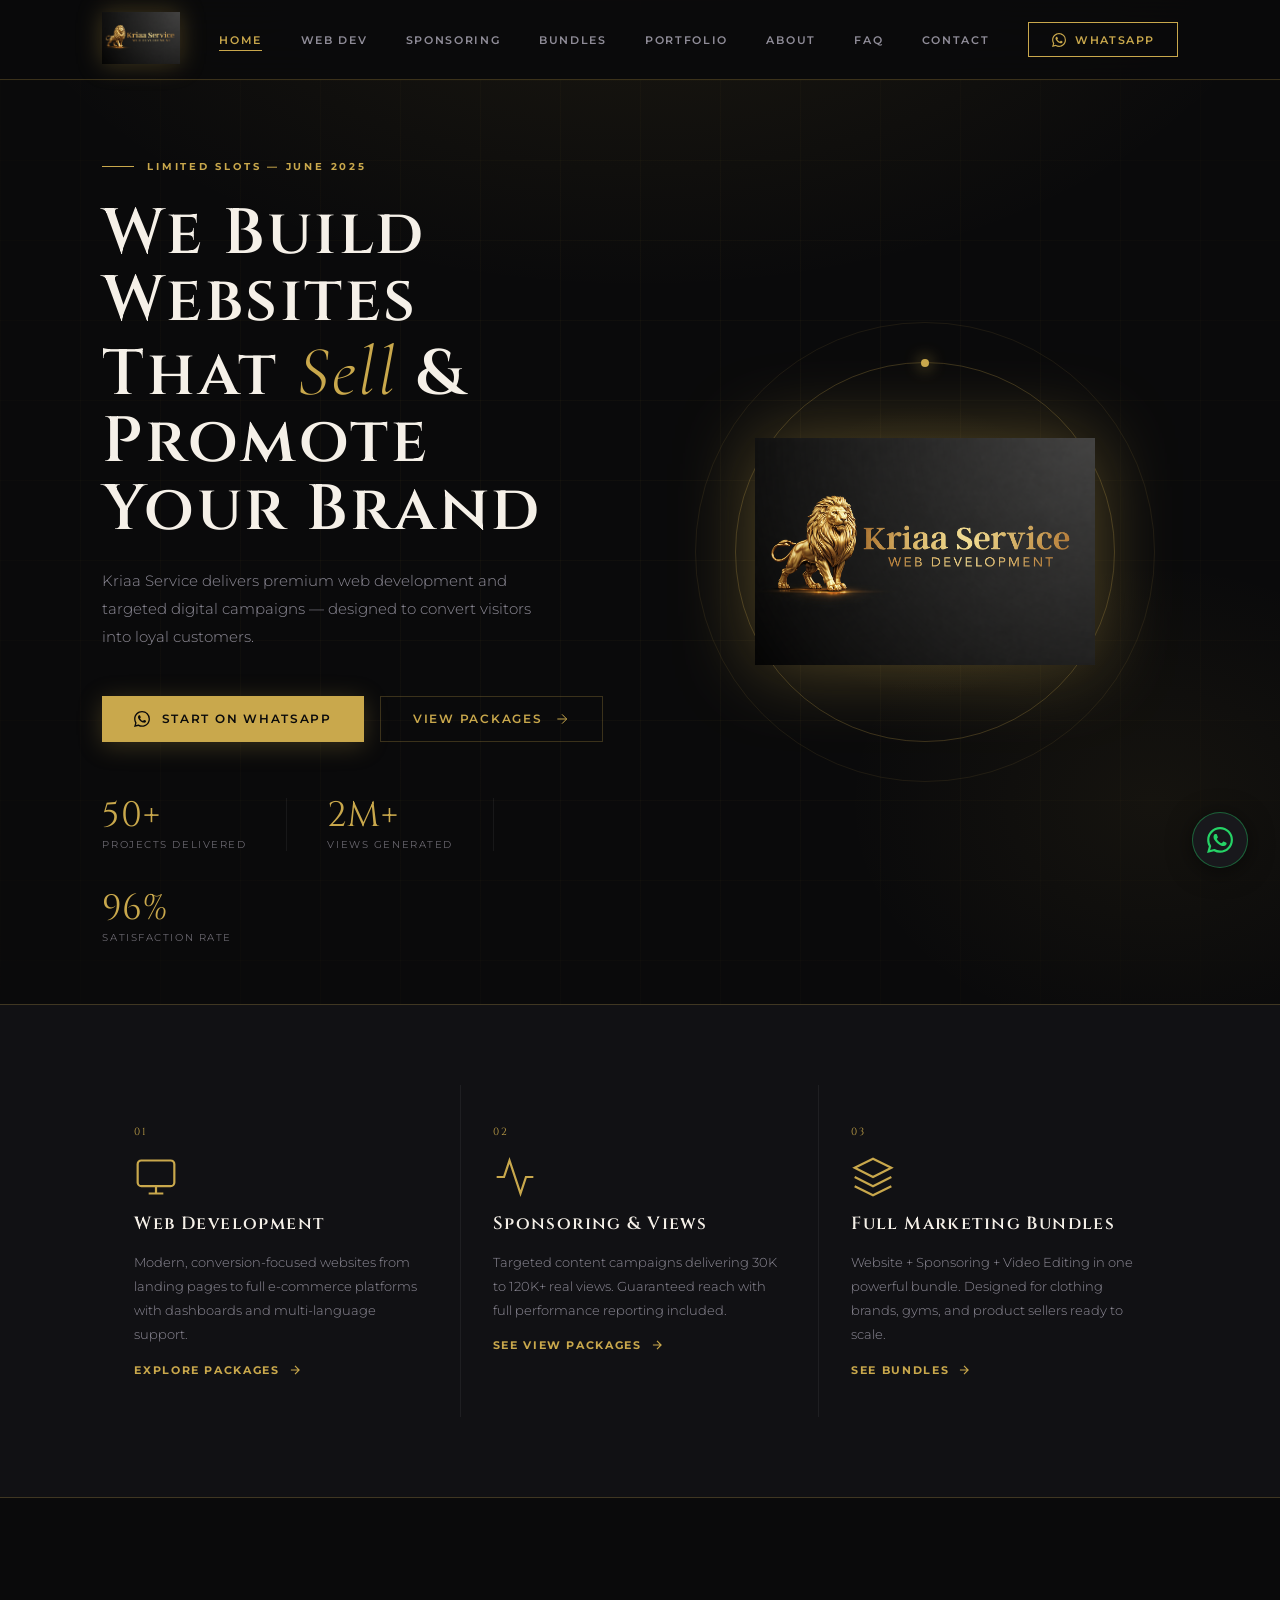
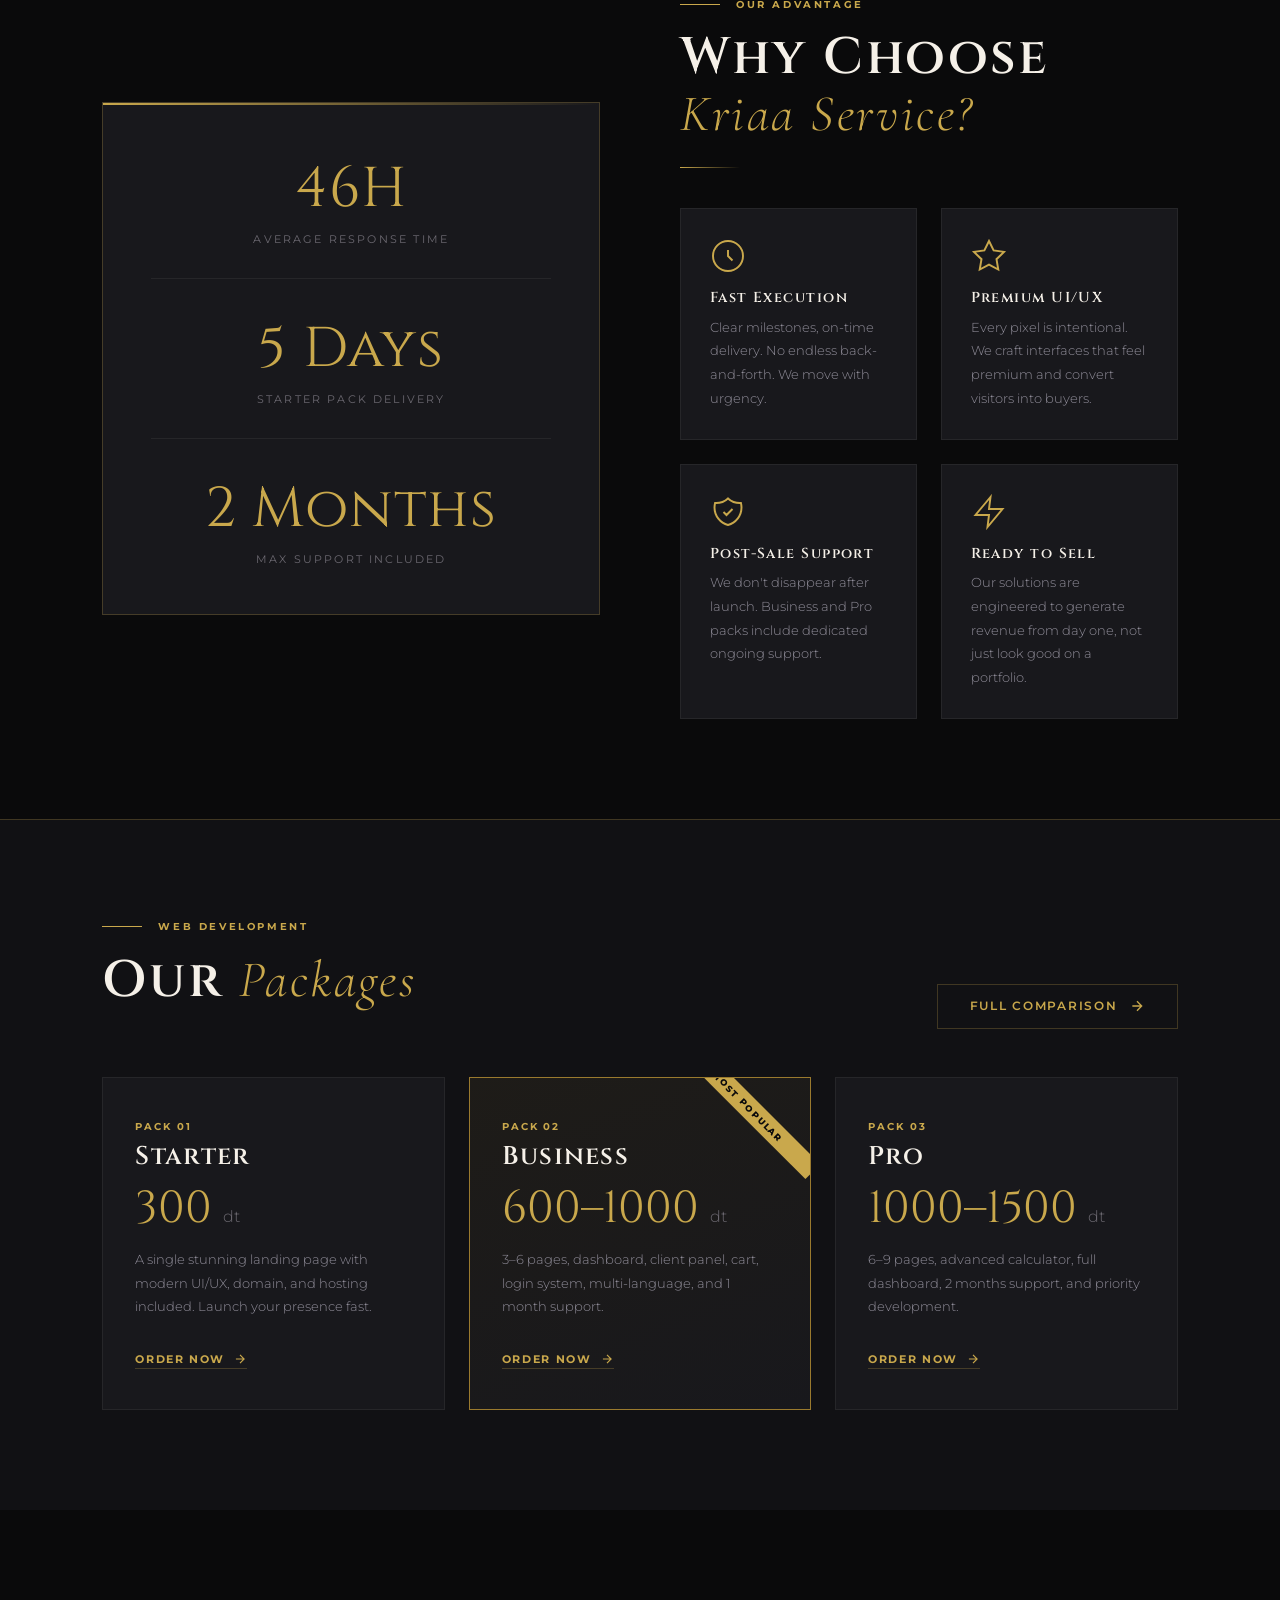
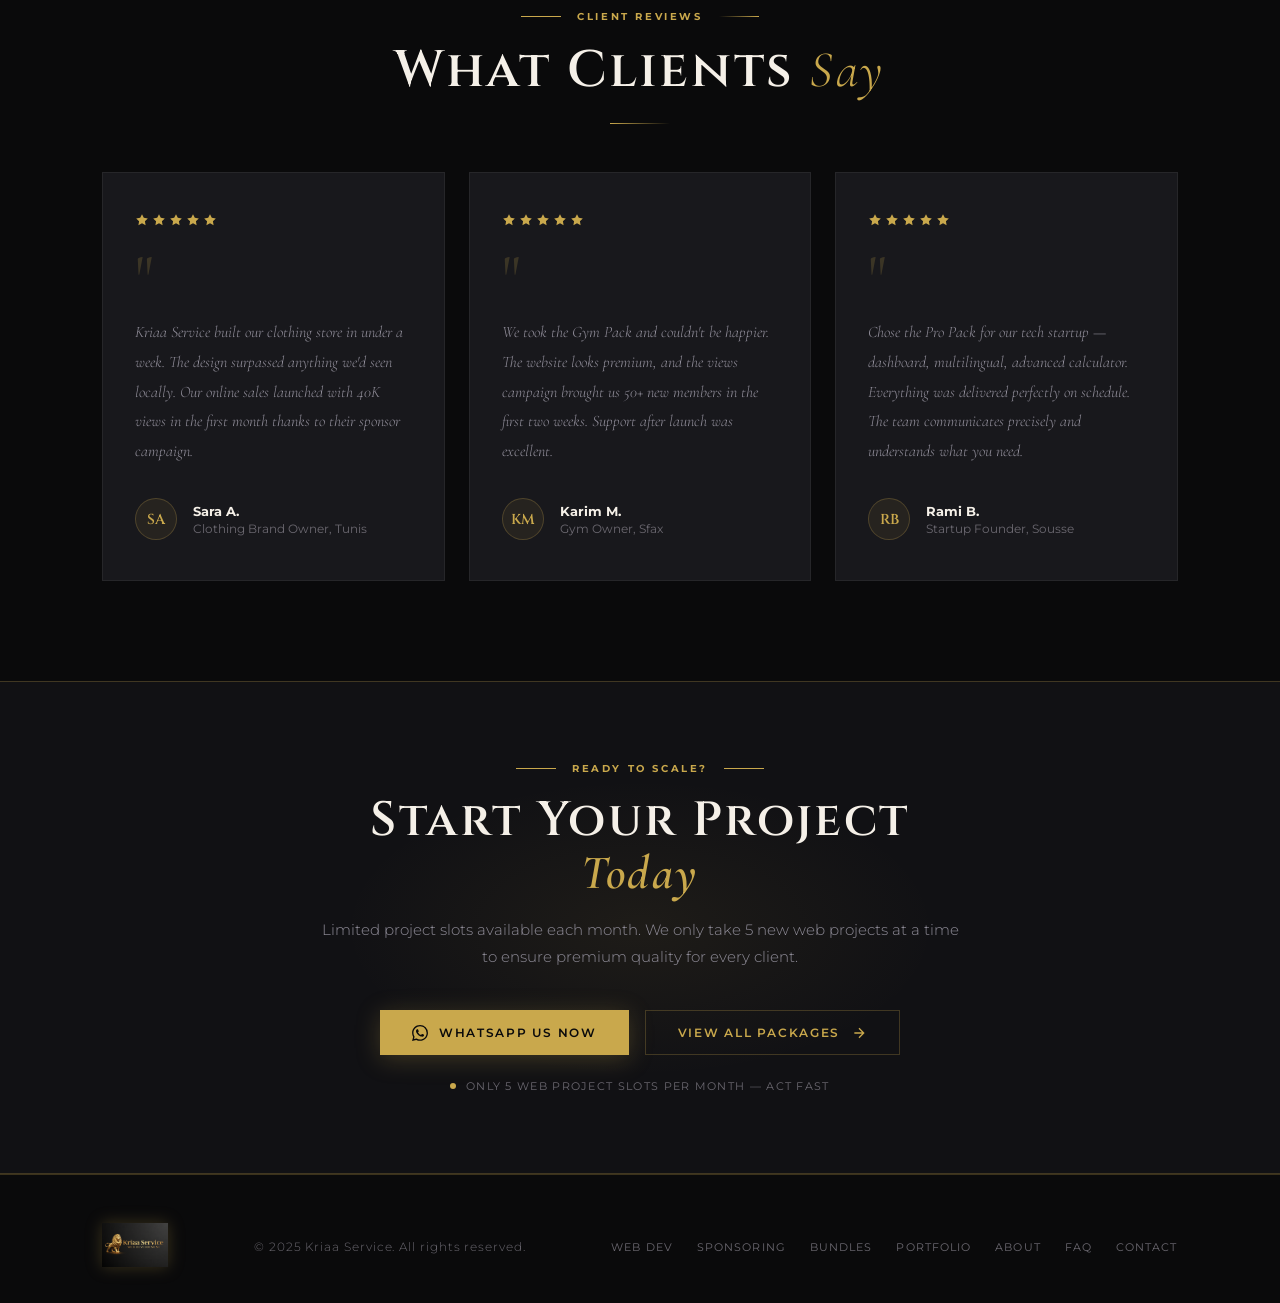
<file: index.html>
<!DOCTYPE html>
<html lang="en">
<head>
  <meta charset="UTF-8"/>
  <meta name="viewport" content="width=device-width, initial-scale=1.0"/>
  <title>Kriaa Service — Web Development</title>
  <link rel="stylesheet" href="style.css"/>
  <style>
    /* ── HERO ── */
    #hero {
      min-height: 100vh; position: relative; overflow: hidden;
      display: flex; align-items: center;
      padding: var(--nav-h) var(--section-px) 0;
    }
    .hero-bg {
      position: absolute; inset: 0; z-index: 0;
      background:
        radial-gradient(ellipse 80% 60% at 50% -10%, rgba(201,168,76,0.10) 0%, transparent 65%),
        radial-gradient(ellipse 40% 40% at 90% 80%, rgba(201,168,76,0.06) 0%, transparent 60%);
    }
    .hero-grid {
      position: absolute; inset: 0; z-index: 0;
      background-image:
        linear-gradient(rgba(201,168,76,0.04) 1px, transparent 1px),
        linear-gradient(90deg, rgba(201,168,76,0.04) 1px, transparent 1px);
      background-size: 80px 80px;
      mask-image: radial-gradient(ellipse 80% 80% at 50% 50%, black 30%, transparent 100%);
    }
    .hero-inner {
      position: relative; z-index: 1;
      max-width: var(--max-w); margin: 0 auto; width: 100%;
      display: grid; grid-template-columns: 1fr 1fr; gap: 4rem; align-items: center;
      padding: 80px 0 60px;
    }
    .hero-eyebrow { display: flex; align-items: center; gap: 0.8rem; margin-bottom: 1.8rem; }
    .hero-eyebrow-line { width: 32px; height: 1px; background: var(--gold); }
    .hero-eyebrow-text {
      font-size: 0.62rem; font-weight: 700; letter-spacing: 0.28em;
      text-transform: uppercase; color: var(--gold);
    }
    .hero-title {
      font-family: var(--font-display); font-size: clamp(2.8rem, 5vw, 4.5rem);
      font-weight: 600; letter-spacing: 0.04em; line-height: 1.05;
      color: var(--white); margin-bottom: 1.5rem;
    }
    .hero-title em {
      font-family: var(--font-serif); font-style: italic;
      color: var(--gold); font-weight: 300; font-size: 1.1em;
    }
    .hero-sub {
      font-size: 0.92rem; color: var(--muted2); line-height: 1.9;
      max-width: 440px; margin-bottom: 2.8rem;
    }
    .hero-actions { display: flex; gap: 1rem; flex-wrap: wrap; margin-bottom: 3.5rem; }
    .hero-stats { display: flex; gap: 2.5rem; flex-wrap: wrap; }
    .hero-stat {}
    .hero-stat-num {
      font-family: var(--font-display); font-size: 2.2rem; color: var(--gold);
      letter-spacing: 0.02em; line-height: 1;
    }
    .hero-stat-label { font-size: 0.65rem; color: var(--muted); letter-spacing: 0.15em; text-transform: uppercase; margin-top: 0.3rem; }
    .hero-stat-sep { width: 1px; background: var(--border); align-self: stretch; }

    /* Hero right — decorative */
    .hero-visual {
      position: relative; height: 480px;
      display: flex; align-items: center; justify-content: center;
    }
    .hero-logo-wrap {
      position: relative; z-index: 2;
      width: 340px; height: 340px;
      display: flex; align-items: center; justify-content: center;
    }
    .hero-logo-wrap img { width: 100%; height: 100%; object-fit: contain; filter: drop-shadow(0 0 40px rgba(201,168,76,0.4)); }
    .ring {
      position: absolute; border-radius: 50%;
      border: 1px solid var(--gold-border);
    }
    .ring-1 { width: 380px; height: 380px; animation: spin 25s linear infinite; }
    .ring-1::before {
      content: ''; position: absolute; top: -4px; left: 50%; transform: translateX(-50%);
      width: 8px; height: 8px; background: var(--gold); border-radius: 50%;
      box-shadow: 0 0 16px var(--gold);
    }
    .ring-2 { width: 460px; height: 460px; border-color: rgba(201,168,76,0.1); animation: spin 40s linear infinite reverse; }
    @keyframes spin { from{transform:rotate(0deg)} to{transform:rotate(360deg)} }
    .glow-center {
      position: absolute; width: 300px; height: 300px; border-radius: 50%;
      background: radial-gradient(circle, rgba(201,168,76,0.1) 0%, transparent 70%);
    }

    /* ── SERVICES PREVIEW ── */
    #services-preview {
      background: var(--black2); padding: 80px var(--section-px);
      border-top: 1px solid var(--gold-border);
      border-bottom: 1px solid var(--gold-border);
    }
    .services-preview-inner { max-width: var(--max-w); margin: 0 auto; }
    .services-strip { display: grid; grid-template-columns: repeat(3, 1fr); }
    .service-strip-item {
      padding: 2.5rem 2rem; border-right: 1px solid var(--border);
      transition: background 0.4s;
      display: flex; flex-direction: column; gap: 1rem;
    }
    .service-strip-item:last-child { border-right: none; }
    .service-strip-item:hover { background: var(--gold-faint); }
    .service-strip-num {
      font-family: var(--font-display); font-size: 0.65rem;
      color: var(--gold); letter-spacing: 0.2em;
    }
    .service-strip-icon { width: 44px; height: 44px; }
    .service-strip-icon svg { width: 100%; height: 100%; color: var(--gold); }
    .service-strip-item h3 {
      font-family: var(--font-display); font-size: 1.1rem;
      font-weight: 600; letter-spacing: 0.08em; color: var(--white);
    }
    .service-strip-item p { font-size: 0.84rem; color: var(--muted2); line-height: 1.8; }
    .service-strip-link {
      display: inline-flex; align-items: center; gap: 0.5rem;
      font-size: 0.68rem; font-weight: 700; letter-spacing: 0.15em;
      text-transform: uppercase; color: var(--gold); text-decoration: none;
      transition: gap 0.3s;
    }
    .service-strip-link:hover { gap: 0.8rem; }
    .service-strip-link svg { width: 14px; height: 14px; }

    /* ── WHY ── */
    #why { background: var(--black); padding: 100px var(--section-px); }
    .why-inner { max-width: var(--max-w); margin: 0 auto; display: grid; grid-template-columns: 1fr 1fr; gap: 5rem; align-items: center; }
    .why-grid { display: grid; grid-template-columns: 1fr 1fr; gap: 1.5rem; margin-top: 2.5rem; }
    .why-card {
      padding: 1.8rem; background: var(--black3); border: 1px solid var(--border);
      transition: border-color 0.4s, transform 0.4s;
    }
    .why-card:hover { border-color: var(--gold-border); transform: translateY(-4px); }
    .why-card-icon { width: 36px; height: 36px; margin-bottom: 1rem; color: var(--gold); }
    .why-card-icon svg { width: 100%; height: 100%; }
    .why-card h4 { font-family: var(--font-display); font-size: 0.9rem; font-weight: 600; letter-spacing: 0.1em; margin-bottom: 0.6rem; color: var(--white); }
    .why-card p { font-size: 0.82rem; color: var(--muted2); line-height: 1.8; }
    .why-visual-side {
      position: relative; background: var(--black3);
      border: 1px solid var(--gold-border); padding: 3rem;
      display: flex; flex-direction: column; gap: 2rem;
    }
    .why-visual-side::before {
      content: ''; position: absolute; top: 0; left: 0; right: 0; height: 2px;
      background: linear-gradient(90deg, var(--gold), transparent);
    }
    .why-visual-stat { text-align: center; }
    .why-visual-stat-num { font-family: var(--font-display); font-size: 3.5rem; color: var(--gold); letter-spacing: 0.02em; }
    .why-visual-stat-label { font-size: 0.68rem; color: var(--muted); letter-spacing: 0.2em; text-transform: uppercase; margin-top: 0.3rem; }
    .why-sep { height: 1px; background: var(--border); }

    /* ── PACKAGES PREVIEW ── */
    #packages-prev { background: var(--black2); padding: 100px var(--section-px); border-top: 1px solid var(--gold-border); }
    .packages-prev-inner { max-width: var(--max-w); margin: 0 auto; }
    .packages-prev-header { display: flex; justify-content: space-between; align-items: flex-end; margin-bottom: 3rem; flex-wrap: wrap; gap: 1.5rem; }
    .packs-strip { display: grid; grid-template-columns: repeat(3, 1fr); gap: 1.5rem; }
    .pack-prev-card {
      background: var(--black3); border: 1px solid var(--border); padding: 2.5rem 2rem;
      position: relative; overflow: hidden;
      transition: border-color 0.4s, transform 0.4s, box-shadow 0.4s;
    }
    .pack-prev-card:hover { border-color: var(--gold-border); transform: translateY(-6px); box-shadow: 0 24px 60px rgba(0,0,0,0.6); }
    .pack-prev-card.featured { border-color: var(--gold-dk); background: linear-gradient(160deg, rgba(201,168,76,0.07), var(--black3)); }
    .pack-prev-card.featured::after {
      content: 'MOST POPULAR'; position: absolute; top: 18px; right: -30px;
      background: var(--gold); color: var(--black);
      font-size: 0.55rem; font-weight: 800; letter-spacing: 0.15em;
      padding: 0.3rem 2.8rem; transform: rotate(45deg);
    }
    .pack-tier { font-size: 0.6rem; font-weight: 700; letter-spacing: 0.2em; text-transform: uppercase; color: var(--gold); margin-bottom: 0.5rem; }
    .pack-name { font-family: var(--font-display); font-size: 1.6rem; color: var(--white); margin-bottom: 1rem; }
    .pack-price { font-family: var(--font-display); font-size: 2.8rem; color: var(--gold); line-height: 1; }
    .pack-price span { font-size: 1rem; color: var(--muted); font-family: var(--font-sans); font-weight: 300; }
    .pack-desc { font-size: 0.82rem; color: var(--muted2); margin: 1rem 0 1.8rem; line-height: 1.8; }
    .pack-link {
      display: inline-flex; align-items: center; gap: 0.5rem;
      font-size: 0.68rem; font-weight: 700; letter-spacing: 0.15em;
      text-transform: uppercase; color: var(--gold); text-decoration: none;
      border-bottom: 1px solid var(--gold-border); padding-bottom: 2px;
      transition: gap 0.3s, border-color 0.3s;
    }
    .pack-link:hover { gap: 0.8rem; border-color: var(--gold); }
    .pack-link svg { width: 14px; height: 14px; }

    /* ── TESTIMONIALS ── */
    #testi { background: var(--black); padding: 100px var(--section-px); }
    .testi-inner { max-width: var(--max-w); margin: 0 auto; }
    .testi-grid { display: grid; grid-template-columns: repeat(3, 1fr); gap: 1.5rem; margin-top: 3rem; }
    .testi-card {
      background: var(--black3); border: 1px solid var(--border); padding: 2.5rem 2rem;
      transition: border-color 0.4s, transform 0.4s;
    }
    .testi-card:hover { border-color: var(--gold-border); transform: translateY(-4px); }
    .testi-stars { display: flex; gap: 3px; margin-bottom: 1.2rem; }
    .testi-stars svg { width: 14px; height: 14px; color: var(--gold); }
    .testi-quote-mark {
      font-family: var(--font-serif); font-size: 4rem; color: var(--gold);
      opacity: 0.2; line-height: 1; margin-bottom: 0.5rem;
    }
    .testi-text { font-size: 0.88rem; color: var(--muted2); line-height: 1.85; margin-bottom: 2rem; font-style: italic; font-family: var(--font-serif); font-size: 1rem; }
    .testi-author { display: flex; align-items: center; gap: 1rem; }
    .testi-avatar {
      width: 42px; height: 42px; border-radius: 50%;
      background: var(--gold-faint); border: 1px solid var(--gold-border);
      display: flex; align-items: center; justify-content: center;
      font-family: var(--font-display); font-size: 0.9rem; color: var(--gold); font-weight: 600;
      flex-shrink: 0;
    }
    .testi-name { font-family: var(--font-sans); font-size: 0.82rem; font-weight: 700; color: var(--white); }
    .testi-role { font-size: 0.72rem; color: var(--muted); margin-top: 0.2rem; }

    /* ── CTA BANNER ── */
    #cta-banner {
      background: var(--black2); border-top: 1px solid var(--gold-border); border-bottom: 1px solid var(--gold-border);
      padding: 80px var(--section-px); text-align: center; position: relative; overflow: hidden;
    }
    .cta-glow { position: absolute; width: 600px; height: 300px; top: 50%; left: 50%; transform: translate(-50%,-50%); background: radial-gradient(ellipse, rgba(201,168,76,0.07) 0%, transparent 70%); pointer-events: none; }
    .cta-inner { max-width: 640px; margin: 0 auto; position: relative; z-index: 1; }
    .cta-inner h2 { font-family: var(--font-display); font-size: clamp(2rem, 4vw, 3rem); color: var(--white); margin-bottom: 1rem; }
    .cta-inner h2 em { font-family: var(--font-serif); font-style: italic; color: var(--gold); }
    .cta-inner p { font-size: 0.92rem; color: var(--muted2); margin-bottom: 2.5rem; line-height: 1.8; }
    .cta-actions { display: flex; gap: 1rem; justify-content: center; flex-wrap: wrap; }
    .urgency-note {
      margin-top: 1.5rem; font-size: 0.68rem; color: var(--muted);
      letter-spacing: 0.12em; text-transform: uppercase;
      display: flex; align-items: center; justify-content: center; gap: 0.6rem;
    }
    .urgency-dot { width: 6px; height: 6px; border-radius: 50%; background: var(--gold); animation: blink 1.5s infinite; }
    @keyframes blink { 0%,100%{opacity:1} 50%{opacity:0.3} }

    @media (max-width: 1000px) {
      .hero-inner { grid-template-columns: 1fr; }
      .hero-visual { display: none; }
      .services-strip { grid-template-columns: 1fr; }
      .service-strip-item { border-right: none; border-bottom: 1px solid var(--border); }
      .why-inner { grid-template-columns: 1fr; }
      .packs-strip { grid-template-columns: 1fr; }
      .testi-grid { grid-template-columns: 1fr; }
    }
    @media (max-width: 600px) {
      .why-grid { grid-template-columns: 1fr; }
      .packages-prev-header { flex-direction: column; align-items: flex-start; }
    }
  </style>
</head>
<body>

<!-- NAV -->
<nav id="nav">
  <a class="nav-logo" href="index.html"><img src="logo.png" alt="Kriaa Service"/></a>
  <ul class="nav-links" id="navLinks">
    <li><a href="index.html">Home</a></li>
    <li><a href="web-development.html">Web Dev</a></li>
    <li><a href="sponsoring.html">Sponsoring</a></li>
    <li><a href="bundles.html">Bundles</a></li>
    <li><a href="portfolio.html">Portfolio</a></li>
    <li><a href="about.html">About</a></li>
    <li><a href="faq.html">FAQ</a></li>
    <li><a href="contact.html">Contact</a></li>
  </ul>
  <a class="nav-cta" href="https://wa.me/96672771" target="_blank">
    <svg viewBox="0 0 24 24" fill="currentColor"><path d="M17.472 14.382c-.297-.149-1.758-.867-2.03-.967-.273-.099-.471-.148-.67.15-.197.297-.767.966-.94 1.164-.173.199-.347.223-.644.075-.297-.15-1.255-.463-2.39-1.475-.883-.788-1.48-1.761-1.653-2.059-.173-.297-.018-.458.13-.606.134-.133.298-.347.446-.52.149-.174.198-.298.298-.497.099-.198.05-.371-.025-.52-.075-.149-.669-1.612-.916-2.207-.242-.579-.487-.5-.669-.51-.173-.008-.371-.01-.57-.01-.198 0-.52.074-.792.372-.272.297-1.04 1.016-1.04 2.479 0 1.462 1.065 2.875 1.213 3.074.149.198 2.096 3.2 5.077 4.487.709.306 1.262.489 1.694.625.712.227 1.36.195 1.871.118.571-.085 1.758-.719 2.006-1.413.248-.694.248-1.289.173-1.413-.074-.124-.272-.198-.57-.347m-5.421 7.403h-.004a9.87 9.87 0 01-5.031-1.378l-.361-.214-3.741.982.998-3.648-.235-.374a9.86 9.86 0 01-1.51-5.26c.001-5.45 4.436-9.884 9.888-9.884 2.64 0 5.122 1.03 6.988 2.898a9.825 9.825 0 012.893 6.994c-.003 5.45-4.437 9.884-9.885 9.884m8.413-18.297A11.815 11.815 0 0012.05 0C5.495 0 .16 5.335.157 11.892c0 2.096.547 4.142 1.588 5.945L.057 24l6.305-1.654a11.882 11.882 0 005.683 1.448h.005c6.554 0 11.89-5.335 11.893-11.893a11.821 11.821 0 00-3.48-8.413z"/></svg>
    WhatsApp
  </a>
  <div class="burger" id="burger">
    <span></span><span></span><span></span>
  </div>
</nav>

<!-- HERO -->
<section id="hero">
  <div class="hero-bg"></div>
  <div class="hero-grid"></div>
  <div class="hero-inner">
    <div class="hero-text reveal">
      <div class="hero-eyebrow">
        <div class="hero-eyebrow-line"></div>
        <span class="hero-eyebrow-text">Limited Slots — June 2025</span>
      </div>
      <h1 class="hero-title">
        We Build Websites<br>
        That <em>Sell</em> &amp;<br>
        Promote Your Brand
      </h1>
      <p class="hero-sub">
        Kriaa Service delivers premium web development and targeted digital campaigns — designed to convert visitors into loyal customers.
      </p>
      <div class="hero-actions">
        <a href="https://wa.me/96672771" target="_blank" class="btn btn-gold">
          <svg viewBox="0 0 24 24" fill="currentColor"><path d="M17.472 14.382c-.297-.149-1.758-.867-2.03-.967-.273-.099-.471-.148-.67.15-.197.297-.767.966-.94 1.164-.173.199-.347.223-.644.075-.297-.15-1.255-.463-2.39-1.475-.883-.788-1.48-1.761-1.653-2.059-.173-.297-.018-.458.13-.606.134-.133.298-.347.446-.52.149-.174.198-.298.298-.497.099-.198.05-.371-.025-.52-.075-.149-.669-1.612-.916-2.207-.242-.579-.487-.5-.669-.51-.173-.008-.371-.01-.57-.01-.198 0-.52.074-.792.372-.272.297-1.04 1.016-1.04 2.479 0 1.462 1.065 2.875 1.213 3.074.149.198 2.096 3.2 5.077 4.487.709.306 1.262.489 1.694.625.712.227 1.36.195 1.871.118.571-.085 1.758-.719 2.006-1.413.248-.694.248-1.289.173-1.413-.074-.124-.272-.198-.57-.347m-5.421 7.403h-.004a9.87 9.87 0 01-5.031-1.378l-.361-.214-3.741.982.998-3.648-.235-.374a9.86 9.86 0 01-1.51-5.26c.001-5.45 4.436-9.884 9.888-9.884 2.64 0 5.122 1.03 6.988 2.898a9.825 9.825 0 012.893 6.994c-.003 5.45-4.437 9.884-9.885 9.884m8.413-18.297A11.815 11.815 0 0012.05 0C5.495 0 .16 5.335.157 11.892c0 2.096.547 4.142 1.588 5.945L.057 24l6.305-1.654a11.882 11.882 0 005.683 1.448h.005c6.554 0 11.89-5.335 11.893-11.893a11.821 11.821 0 00-3.48-8.413z"/></svg>
          Start on WhatsApp
        </a>
        <a href="web-development.html" class="btn btn-outline-gold">
          View Packages
          <svg viewBox="0 0 24 24" fill="none" stroke="currentColor" stroke-width="1.5"><path d="M5 12h14M12 5l7 7-7 7"/></svg>
        </a>
      </div>
      <div class="hero-stats">
        <div class="hero-stat">
          <div class="hero-stat-num"><span data-target="50" data-suffix="+">50+</span></div>
          <div class="hero-stat-label">Projects Delivered</div>
        </div>
        <div class="hero-stat-sep"></div>
        <div class="hero-stat">
          <div class="hero-stat-num"><span data-target="2" data-suffix="M+">2M+</span></div>
          <div class="hero-stat-label">Views Generated</div>
        </div>
        <div class="hero-stat-sep"></div>
        <div class="hero-stat">
          <div class="hero-stat-num"><span data-target="100" data-suffix="%">100%</span></div>
          <div class="hero-stat-label">Satisfaction Rate</div>
        </div>
      </div>
    </div>
    <div class="hero-visual reveal-right">
      <div class="glow-center"></div>
      <div class="ring ring-2"></div>
      <div class="ring ring-1"></div>
      <div class="hero-logo-wrap">
        <img src="logo.png" alt="Kriaa Service"/>
      </div>
    </div>
  </div>
</section>

<!-- SERVICES STRIP -->
<section id="services-preview">
  <div class="services-preview-inner">
    <div class="services-strip">
      <div class="service-strip-item reveal" data-delay="0">
        <span class="service-strip-num">01</span>
        <div class="service-strip-icon">
          <svg viewBox="0 0 24 24" fill="none" stroke="currentColor" stroke-width="1.2"><rect x="2" y="3" width="20" height="14" rx="2"/><path d="M8 21h8M12 17v4"/></svg>
        </div>
        <h3>Web Development</h3>
        <p>Modern, conversion-focused websites from landing pages to full e-commerce platforms with dashboards and multi-language support.</p>
        <a class="service-strip-link" href="web-development.html">
          Explore Packages
          <svg viewBox="0 0 24 24" fill="none" stroke="currentColor" stroke-width="2"><path d="M5 12h14M12 5l7 7-7 7"/></svg>
        </a>
      </div>
      <div class="service-strip-item reveal" data-delay="150">
        <span class="service-strip-num">02</span>
        <div class="service-strip-icon">
          <svg viewBox="0 0 24 24" fill="none" stroke="currentColor" stroke-width="1.2"><path d="M22 12h-4l-3 9L9 3l-3 9H2"/></svg>
        </div>
        <h3>Sponsoring &amp; Views</h3>
        <p>Targeted content campaigns delivering 30K to 120K+ real views. Guaranteed reach with full performance reporting included.</p>
        <a class="service-strip-link" href="sponsoring.html">
          See View Packages
          <svg viewBox="0 0 24 24" fill="none" stroke="currentColor" stroke-width="2"><path d="M5 12h14M12 5l7 7-7 7"/></svg>
        </a>
      </div>
      <div class="service-strip-item reveal" data-delay="300">
        <span class="service-strip-num">03</span>
        <div class="service-strip-icon">
          <svg viewBox="0 0 24 24" fill="none" stroke="currentColor" stroke-width="1.2"><path d="M12 2L2 7l10 5 10-5-10-5zM2 17l10 5 10-5M2 12l10 5 10-5"/></svg>
        </div>
        <h3>Full Marketing Bundles</h3>
        <p>Website + Sponsoring + Video Editing in one powerful bundle. Designed for clothing brands, gyms, and product sellers ready to scale.</p>
        <a class="service-strip-link" href="bundles.html">
          See Bundles
          <svg viewBox="0 0 24 24" fill="none" stroke="currentColor" stroke-width="2"><path d="M5 12h14M12 5l7 7-7 7"/></svg>
        </a>
      </div>
    </div>
  </div>
</section>

<!-- WHY US -->
<section id="why">
  <div class="why-inner inner">
    <div class="reveal-left">
      <div class="why-visual-side">
        <div class="why-visual-stat">
          <div class="why-visual-stat-num"><span data-target="48" data-suffix="H">48H</span></div>
          <div class="why-visual-stat-label">Average Response Time</div>
        </div>
        <div class="why-sep"></div>
        <div class="why-visual-stat">
          <div class="why-visual-stat-num"><span data-target="5" data-suffix=" Days">5 Days</span></div>
          <div class="why-visual-stat-label">Starter Pack Delivery</div>
        </div>
        <div class="why-sep"></div>
        <div class="why-visual-stat">
          <div class="why-visual-stat-num"><span data-target="2" data-suffix=" Months">2 Mo</span></div>
          <div class="why-visual-stat-label">Max Support Included</div>
        </div>
      </div>
    </div>
    <div class="reveal-right">
      <div class="section-eyebrow">
        <div class="eyebrow-line"></div>
        <span class="eyebrow-text">Our Advantage</span>
      </div>
      <h2 class="section-title">Why Choose <em>Kriaa Service?</em></h2>
      <div class="section-divider"></div>
      <div class="why-grid">
        <div class="why-card">
          <div class="why-card-icon">
            <svg viewBox="0 0 24 24" fill="none" stroke="currentColor" stroke-width="1.3"><circle cx="12" cy="12" r="10"/><path d="M12 8v4l3 3"/></svg>
          </div>
          <h4>Fast Execution</h4>
          <p>Clear milestones, on-time delivery. No endless back-and-forth. We move with urgency.</p>
        </div>
        <div class="why-card">
          <div class="why-card-icon">
            <svg viewBox="0 0 24 24" fill="none" stroke="currentColor" stroke-width="1.3"><path d="M12 2l3.09 6.26L22 9.27l-5 4.87 1.18 6.88L12 17.77l-6.18 3.25L7 14.14 2 9.27l6.91-1.01L12 2z"/></svg>
          </div>
          <h4>Premium UI/UX</h4>
          <p>Every pixel is intentional. We craft interfaces that feel premium and convert visitors into buyers.</p>
        </div>
        <div class="why-card">
          <div class="why-card-icon">
            <svg viewBox="0 0 24 24" fill="none" stroke="currentColor" stroke-width="1.3"><path d="M9 12l2 2 4-4m5.618-4.016A11.955 11.955 0 0112 2.944a11.955 11.955 0 01-8.618 3.04A12.02 12.02 0 003 9c0 5.591 3.824 10.29 9 11.622 5.176-1.332 9-6.03 9-11.622 0-1.042-.133-2.052-.382-3.016z"/></svg>
          </div>
          <h4>Post-Sale Support</h4>
          <p>We don't disappear after launch. Business and Pro packs include dedicated ongoing support.</p>
        </div>
        <div class="why-card">
          <div class="why-card-icon">
            <svg viewBox="0 0 24 24" fill="none" stroke="currentColor" stroke-width="1.3"><path d="M13 2L3 14h9l-1 8 10-12h-9l1-8z"/></svg>
          </div>
          <h4>Ready to Sell</h4>
          <p>Our solutions are engineered to generate revenue from day one, not just look good on a portfolio.</p>
        </div>
      </div>
    </div>
  </div>
</section>

<!-- PACKAGES PREVIEW -->
<section id="packages-prev">
  <div class="packages-prev-inner">
    <div class="packages-prev-header">
      <div class="reveal">
        <div class="section-eyebrow"><div class="eyebrow-line"></div><span class="eyebrow-text">Web Development</span></div>
        <h2 class="section-title">Our <em>Packages</em></h2>
      </div>
      <a href="web-development.html" class="btn btn-outline-gold reveal">
        Full Comparison
        <svg viewBox="0 0 24 24" fill="none" stroke="currentColor" stroke-width="2"><path d="M5 12h14M12 5l7 7-7 7"/></svg>
      </a>
    </div>
    <div class="packs-strip">
      <div class="pack-prev-card reveal" data-delay="0">
        <p class="pack-tier">Pack 01</p>
        <h3 class="pack-name">Starter</h3>
        <div class="pack-price">300 <span>dt</span></div>
        <p class="pack-desc">A single stunning landing page with modern UI/UX, domain, and hosting included. Launch your presence fast.</p>
        <a href="web-development.html#starter" class="pack-link">Order Now <svg viewBox="0 0 24 24" fill="none" stroke="currentColor" stroke-width="2"><path d="M5 12h14M12 5l7 7-7 7"/></svg></a>
      </div>
      <div class="pack-prev-card featured reveal" data-delay="150">
        <p class="pack-tier">Pack 02</p>
        <h3 class="pack-name">Business</h3>
        <div class="pack-price">600–1000 <span>dt</span></div>
        <p class="pack-desc">3–6 pages, dashboard, client panel, cart, login system, multi-language, and 1 month support.</p>
        <a href="web-development.html#business" class="pack-link">Order Now <svg viewBox="0 0 24 24" fill="none" stroke="currentColor" stroke-width="2"><path d="M5 12h14M12 5l7 7-7 7"/></svg></a>
      </div>
      <div class="pack-prev-card reveal" data-delay="300">
        <p class="pack-tier">Pack 03</p>
        <h3 class="pack-name">Pro</h3>
        <div class="pack-price">1000–1500 <span>dt</span></div>
        <p class="pack-desc">6–9 pages, advanced calculator, full dashboard, 2 months support, and priority development.</p>
        <a href="web-development.html#pro" class="pack-link">Order Now <svg viewBox="0 0 24 24" fill="none" stroke="currentColor" stroke-width="2"><path d="M5 12h14M12 5l7 7-7 7"/></svg></a>
      </div>
    </div>
  </div>
</section>

<!-- TESTIMONIALS -->
<section id="testi">
  <div class="testi-inner">
    <div class="reveal" style="text-align:center;">
      <div class="section-eyebrow" style="justify-content:center;"><div class="eyebrow-line"></div><span class="eyebrow-text">Client Reviews</span><div class="eyebrow-line" style="background:linear-gradient(90deg,var(--gold),transparent);transform:rotate(180deg)"></div></div>
      <h2 class="section-title">What Clients <em>Say</em></h2>
      <div class="section-divider center"></div>
    </div>
    <div class="testi-grid">
      <div class="testi-card reveal" data-delay="0">
        <div class="testi-stars">
          <svg viewBox="0 0 24 24" fill="currentColor"><path d="M12 2l3.09 6.26L22 9.27l-5 4.87 1.18 6.88L12 17.77l-6.18 3.25L7 14.14 2 9.27l6.91-1.01L12 2z"/></svg>
          <svg viewBox="0 0 24 24" fill="currentColor"><path d="M12 2l3.09 6.26L22 9.27l-5 4.87 1.18 6.88L12 17.77l-6.18 3.25L7 14.14 2 9.27l6.91-1.01L12 2z"/></svg>
          <svg viewBox="0 0 24 24" fill="currentColor"><path d="M12 2l3.09 6.26L22 9.27l-5 4.87 1.18 6.88L12 17.77l-6.18 3.25L7 14.14 2 9.27l6.91-1.01L12 2z"/></svg>
          <svg viewBox="0 0 24 24" fill="currentColor"><path d="M12 2l3.09 6.26L22 9.27l-5 4.87 1.18 6.88L12 17.77l-6.18 3.25L7 14.14 2 9.27l6.91-1.01L12 2z"/></svg>
          <svg viewBox="0 0 24 24" fill="currentColor"><path d="M12 2l3.09 6.26L22 9.27l-5 4.87 1.18 6.88L12 17.77l-6.18 3.25L7 14.14 2 9.27l6.91-1.01L12 2z"/></svg>
        </div>
        <div class="testi-quote-mark">"</div>
        <p class="testi-text">Kriaa Service built our clothing store in under a week. The design surpassed anything we'd seen locally. Our online sales launched with 40K views in the first month thanks to their sponsor campaign.</p>
        <div class="testi-author">
          <div class="testi-avatar">SA</div>
          <div><div class="testi-name">Sara A.</div><div class="testi-role">Clothing Brand Owner, Tunis</div></div>
        </div>
      </div>
      <div class="testi-card reveal" data-delay="150">
        <div class="testi-stars">
          <svg viewBox="0 0 24 24" fill="currentColor"><path d="M12 2l3.09 6.26L22 9.27l-5 4.87 1.18 6.88L12 17.77l-6.18 3.25L7 14.14 2 9.27l6.91-1.01L12 2z"/></svg>
          <svg viewBox="0 0 24 24" fill="currentColor"><path d="M12 2l3.09 6.26L22 9.27l-5 4.87 1.18 6.88L12 17.77l-6.18 3.25L7 14.14 2 9.27l6.91-1.01L12 2z"/></svg>
          <svg viewBox="0 0 24 24" fill="currentColor"><path d="M12 2l3.09 6.26L22 9.27l-5 4.87 1.18 6.88L12 17.77l-6.18 3.25L7 14.14 2 9.27l6.91-1.01L12 2z"/></svg>
          <svg viewBox="0 0 24 24" fill="currentColor"><path d="M12 2l3.09 6.26L22 9.27l-5 4.87 1.18 6.88L12 17.77l-6.18 3.25L7 14.14 2 9.27l6.91-1.01L12 2z"/></svg>
          <svg viewBox="0 0 24 24" fill="currentColor"><path d="M12 2l3.09 6.26L22 9.27l-5 4.87 1.18 6.88L12 17.77l-6.18 3.25L7 14.14 2 9.27l6.91-1.01L12 2z"/></svg>
        </div>
        <div class="testi-quote-mark">"</div>
        <p class="testi-text">We took the Gym Pack and couldn't be happier. The website looks premium, and the views campaign brought us 50+ new members in the first two weeks. Support after launch was excellent.</p>
        <div class="testi-author">
          <div class="testi-avatar">KM</div>
          <div><div class="testi-name">Karim M.</div><div class="testi-role">Gym Owner, Sfax</div></div>
        </div>
      </div>
      <div class="testi-card reveal" data-delay="300">
        <div class="testi-stars">
          <svg viewBox="0 0 24 24" fill="currentColor"><path d="M12 2l3.09 6.26L22 9.27l-5 4.87 1.18 6.88L12 17.77l-6.18 3.25L7 14.14 2 9.27l6.91-1.01L12 2z"/></svg>
          <svg viewBox="0 0 24 24" fill="currentColor"><path d="M12 2l3.09 6.26L22 9.27l-5 4.87 1.18 6.88L12 17.77l-6.18 3.25L7 14.14 2 9.27l6.91-1.01L12 2z"/></svg>
          <svg viewBox="0 0 24 24" fill="currentColor"><path d="M12 2l3.09 6.26L22 9.27l-5 4.87 1.18 6.88L12 17.77l-6.18 3.25L7 14.14 2 9.27l6.91-1.01L12 2z"/></svg>
          <svg viewBox="0 0 24 24" fill="currentColor"><path d="M12 2l3.09 6.26L22 9.27l-5 4.87 1.18 6.88L12 17.77l-6.18 3.25L7 14.14 2 9.27l6.91-1.01L12 2z"/></svg>
          <svg viewBox="0 0 24 24" fill="currentColor"><path d="M12 2l3.09 6.26L22 9.27l-5 4.87 1.18 6.88L12 17.77l-6.18 3.25L7 14.14 2 9.27l6.91-1.01L12 2z"/></svg>
        </div>
        <div class="testi-quote-mark">"</div>
        <p class="testi-text">Chose the Pro Pack for our tech startup — dashboard, multilingual, advanced calculator. Everything was delivered perfectly on schedule. The team communicates precisely and understands what you need.</p>
        <div class="testi-author">
          <div class="testi-avatar">RB</div>
          <div><div class="testi-name">Rami B.</div><div class="testi-role">Startup Founder, Sousse</div></div>
        </div>
      </div>
    </div>
  </div>
</section>

<!-- CTA BANNER -->
<section id="cta-banner">
  <div class="cta-glow"></div>
  <div class="cta-inner reveal">
    <div class="section-eyebrow" style="justify-content:center;"><div class="eyebrow-line"></div><span class="eyebrow-text">Ready to Scale?</span><div class="eyebrow-line" style="transform:rotate(180deg)"></div></div>
    <h2>Start Your Project <em>Today</em></h2>
    <p>Limited project slots available each month. We only take 5 new web projects at a time to ensure premium quality for every client.</p>
    <div class="cta-actions">
      <a href="https://wa.me/96672771" target="_blank" class="btn btn-gold">
        <svg viewBox="0 0 24 24" fill="currentColor"><path d="M17.472 14.382c-.297-.149-1.758-.867-2.03-.967-.273-.099-.471-.148-.67.15-.197.297-.767.966-.94 1.164-.173.199-.347.223-.644.075-.297-.15-1.255-.463-2.39-1.475-.883-.788-1.48-1.761-1.653-2.059-.173-.297-.018-.458.13-.606.134-.133.298-.347.446-.52.149-.174.198-.298.298-.497.099-.198.05-.371-.025-.52-.075-.149-.669-1.612-.916-2.207-.242-.579-.487-.5-.669-.51-.173-.008-.371-.01-.57-.01-.198 0-.52.074-.792.372-.272.297-1.04 1.016-1.04 2.479 0 1.462 1.065 2.875 1.213 3.074.149.198 2.096 3.2 5.077 4.487.709.306 1.262.489 1.694.625.712.227 1.36.195 1.871.118.571-.085 1.758-.719 2.006-1.413.248-.694.248-1.289.173-1.413-.074-.124-.272-.198-.57-.347m-5.421 7.403h-.004a9.87 9.87 0 01-5.031-1.378l-.361-.214-3.741.982.998-3.648-.235-.374a9.86 9.86 0 01-1.51-5.26c.001-5.45 4.436-9.884 9.888-9.884 2.64 0 5.122 1.03 6.988 2.898a9.825 9.825 0 012.893 6.994c-.003 5.45-4.437 9.884-9.885 9.884m8.413-18.297A11.815 11.815 0 0012.05 0C5.495 0 .16 5.335.157 11.892c0 2.096.547 4.142 1.588 5.945L.057 24l6.305-1.654a11.882 11.882 0 005.683 1.448h.005c6.554 0 11.89-5.335 11.893-11.893a11.821 11.821 0 00-3.48-8.413z"/></svg>
        WhatsApp Us Now
      </a>
      <a href="web-development.html" class="btn btn-outline-gold">View All Packages <svg viewBox="0 0 24 24" fill="none" stroke="currentColor" stroke-width="2"><path d="M5 12h14M12 5l7 7-7 7"/></svg></a>
    </div>
    <div class="urgency-note">
      <span class="urgency-dot"></span>
      Only 5 web project slots per month — act fast
    </div>
  </div>
</section>

<!-- FOOTER -->
<footer id="footer">
  <div class="footer-inner">
    <a class="footer-logo" href="index.html"><img src="logo.png" alt="Kriaa Service"/></a>
    <p class="footer-copy">© 2025 Kriaa Service. All rights reserved.</p>
    <div class="footer-links">
      <a href="web-development.html">Web Dev</a>
      <a href="sponsoring.html">Sponsoring</a>
      <a href="bundles.html">Bundles</a>
      <a href="portfolio.html">Portfolio</a>
      <a href="about.html">About</a>
      <a href="faq.html">FAQ</a>
      <a href="contact.html">Contact</a>
    </div>
  </div>
</footer>

<!-- WA FLOAT -->
<a class="wa-float" href="https://wa.me/96672771" target="_blank" title="Chat on WhatsApp">
  <svg viewBox="0 0 24 24" fill="#25D366"><path d="M17.472 14.382c-.297-.149-1.758-.867-2.03-.967-.273-.099-.471-.148-.67.15-.197.297-.767.966-.94 1.164-.173.199-.347.223-.644.075-.297-.15-1.255-.463-2.39-1.475-.883-.788-1.48-1.761-1.653-2.059-.173-.297-.018-.458.13-.606.134-.133.298-.347.446-.52.149-.174.198-.298.298-.497.099-.198.05-.371-.025-.52-.075-.149-.669-1.612-.916-2.207-.242-.579-.487-.5-.669-.51-.173-.008-.371-.01-.57-.01-.198 0-.52.074-.792.372-.272.297-1.04 1.016-1.04 2.479 0 1.462 1.065 2.875 1.213 3.074.149.198 2.096 3.2 5.077 4.487.709.306 1.262.489 1.694.625.712.227 1.36.195 1.871.118.571-.085 1.758-.719 2.006-1.413.248-.694.248-1.289.173-1.413-.074-.124-.272-.198-.57-.347m-5.421 7.403h-.004a9.87 9.87 0 01-5.031-1.378l-.361-.214-3.741.982.998-3.648-.235-.374a9.86 9.86 0 01-1.51-5.26c.001-5.45 4.436-9.884 9.888-9.884 2.64 0 5.122 1.03 6.988 2.898a9.825 9.825 0 012.893 6.994c-.003 5.45-4.437 9.884-9.885 9.884m8.413-18.297A11.815 11.815 0 0012.05 0C5.495 0 .16 5.335.157 11.892c0 2.096.547 4.142 1.588 5.945L.057 24l6.305-1.654a11.882 11.882 0 005.683 1.448h.005c6.554 0 11.89-5.335 11.893-11.893a11.821 11.821 0 00-3.48-8.413z"/></svg>
</a>

<script src="main.js"></script>
</body>
</html>
</file>
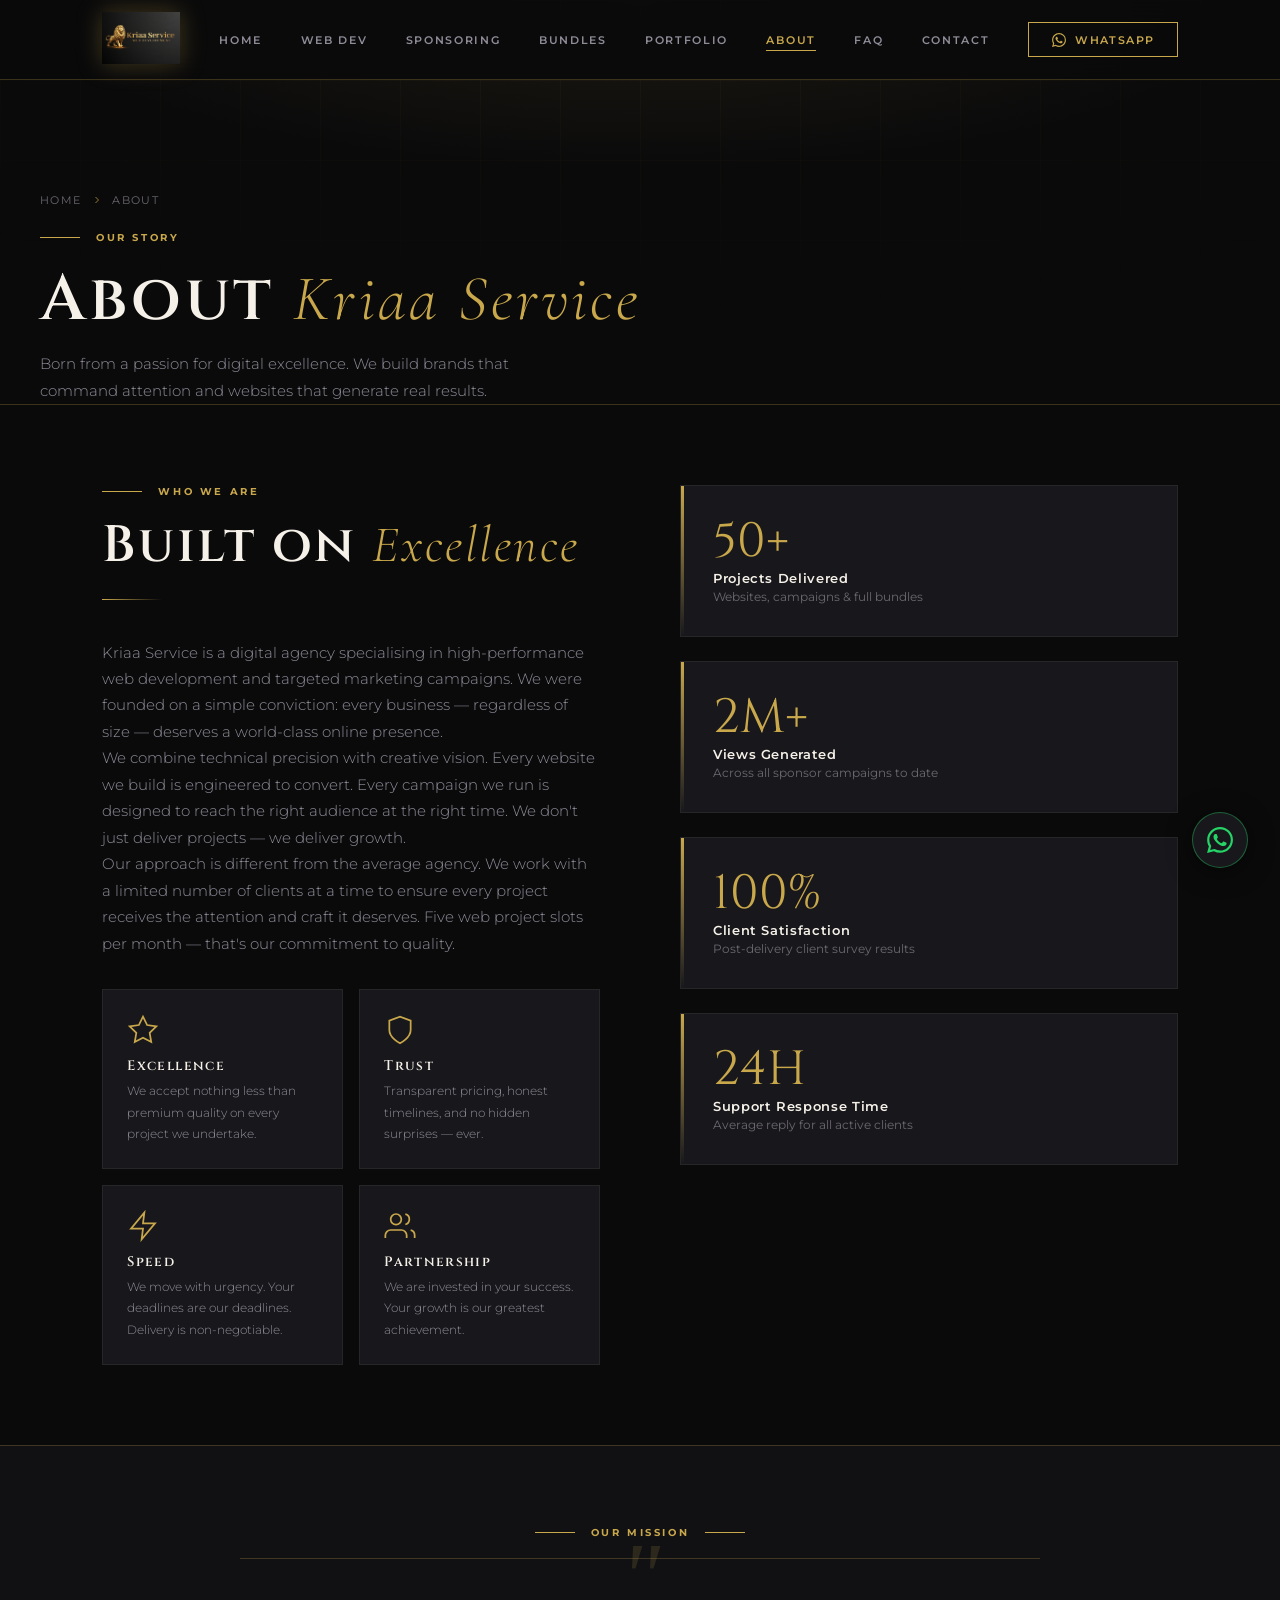
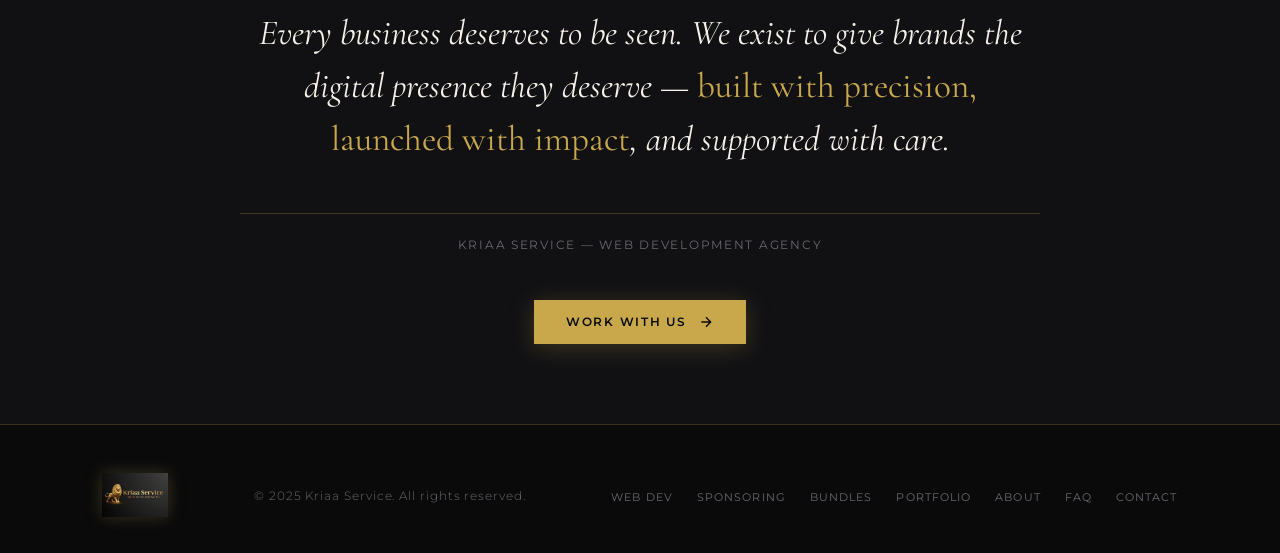
<file: about.html>
<!DOCTYPE html>
<html lang="en">
<head>
  <meta charset="UTF-8"/><meta name="viewport" content="width=device-width, initial-scale=1.0"/>
  <title>About — Kriaa Service</title>
  <link rel="stylesheet" href="style.css"/>
  <style>
    .page-hero{min-height:45vh;display:flex;align-items:flex-end;padding:calc(var(--nav-h)+60px) var(--section-px) 60px;position:relative;overflow:hidden;border-bottom:1px solid var(--gold-border);}
    .page-hero-bg{position:absolute;inset:0;background:radial-gradient(ellipse 70% 60% at 50% 0%,rgba(201,168,76,.10) 0%,transparent 70%);}
    .page-hero-grid{position:absolute;inset:0;background-image:linear-gradient(rgba(201,168,76,.035) 1px,transparent 1px),linear-gradient(90deg,rgba(201,168,76,.035) 1px,transparent 1px);background-size:80px 80px;mask-image:radial-gradient(ellipse 80% 80% at 50% 0%,black 30%,transparent 100%);}
    .page-hero-inner{position:relative;z-index:1;max-width:var(--max-w);margin:0 auto;width:100%;}
    .breadcrumb{display:flex;align-items:center;gap:.6rem;margin-bottom:1.5rem;}
    .breadcrumb a,.breadcrumb span{font-size:.68rem;color:var(--muted);text-decoration:none;letter-spacing:.12em;text-transform:uppercase;}
    .breadcrumb a:hover{color:var(--gold);}
    .breadcrumb svg{width:12px;height:12px;color:var(--gold-dk);}

    .about-section{padding:80px var(--section-px);background:var(--black);}
    .about-inner{max-width:var(--max-w);margin:0 auto;display:grid;grid-template-columns:1fr 1fr;gap:5rem;align-items:start;}
    .about-text p{font-size:.92rem;color:var(--muted2);line-height:1.9;margin-bottom:1.2rem;}
    .about-values{display:grid;grid-template-columns:1fr 1fr;gap:1rem;margin-top:2rem;}
    .value-card{padding:1.5rem;background:var(--black3);border:1px solid var(--border);transition:border-color .3s,transform .3s;}
    .value-card:hover{border-color:var(--gold-border);transform:translateY(-3px);}
    .value-icon{width:32px;height:32px;color:var(--gold);margin-bottom:.8rem;}
    .value-icon svg{width:100%;height:100%;}
    .value-card h4{font-family:var(--font-display);font-size:.85rem;letter-spacing:.1em;color:var(--white);margin-bottom:.4rem;}
    .value-card p{font-size:.78rem;color:var(--muted2);line-height:1.7;}

    .about-stats{display:flex;flex-direction:column;gap:1.5rem;}
    .about-stat-card{background:var(--black3);border:1px solid var(--border);padding:2rem;position:relative;overflow:hidden;transition:border-color .3s,transform .3s;}
    .about-stat-card::before{content:'';position:absolute;top:0;left:0;bottom:0;width:3px;background:linear-gradient(180deg,var(--gold),transparent);}
    .about-stat-card:hover{border-color:var(--gold-border);transform:translateX(4px);}
    .stat-num{font-family:var(--font-display);font-size:3rem;color:var(--gold);line-height:1;}
    .stat-label{font-family:var(--font-sans);font-size:.8rem;font-weight:600;color:var(--white);margin:.3rem 0 .2rem;letter-spacing:.05em;}
    .stat-sub{font-size:.75rem;color:var(--muted);}

    .mission-section{padding:80px var(--section-px);background:var(--black2);border-top:1px solid var(--gold-border);}
    .mission-inner{max-width:var(--max-w);margin:0 auto;}
    .mission-quote{font-family:var(--font-serif);font-size:clamp(1.5rem,3vw,2.2rem);font-style:italic;color:var(--white);line-height:1.5;text-align:center;max-width:800px;margin:0 auto;padding:3rem 0;border-top:1px solid var(--gold-border);border-bottom:1px solid var(--gold-border);position:relative;}
    .mission-quote::before{content:'"';position:absolute;top:-30px;left:50%;transform:translateX(-50%);font-size:6rem;color:var(--gold);opacity:.15;font-family:Georgia,serif;line-height:1;}
    .mission-quote em{color:var(--gold);font-style:normal;}
    .mission-author{text-align:center;margin-top:1.5rem;font-size:.72rem;color:var(--muted);letter-spacing:.15em;text-transform:uppercase;}

    @media(max-width:900px){.about-inner{grid-template-columns:1fr;}.about-values{grid-template-columns:1fr;}}
  </style>
</head>
<body>
<nav id="nav">
  <a class="nav-logo" href="index.html"><img src="logo.png" alt="Kriaa Service"/></a>
  <ul class="nav-links" id="navLinks">
    <li><a href="index.html">Home</a></li><li><a href="web-development.html">Web Dev</a></li>
    <li><a href="sponsoring.html">Sponsoring</a></li><li><a href="bundles.html">Bundles</a></li>
    <li><a href="portfolio.html">Portfolio</a></li><li><a href="about.html">About</a></li>
    <li><a href="faq.html">FAQ</a></li><li><a href="contact.html">Contact</a></li>
  </ul>
  <a class="nav-cta" href="https://wa.me/96672771" target="_blank">
    <svg viewBox="0 0 24 24" fill="currentColor"><path d="M17.472 14.382c-.297-.149-1.758-.867-2.03-.967-.273-.099-.471-.148-.67.15-.197.297-.767.966-.94 1.164-.173.199-.347.223-.644.075-.297-.15-1.255-.463-2.39-1.475-.883-.788-1.48-1.761-1.653-2.059-.173-.297-.018-.458.13-.606.134-.133.298-.347.446-.52.149-.174.198-.298.298-.497.099-.198.05-.371-.025-.52-.075-.149-.669-1.612-.916-2.207-.242-.579-.487-.5-.669-.51-.173-.008-.371-.01-.57-.01-.198 0-.52.074-.792.372-.272.297-1.04 1.016-1.04 2.479 0 1.462 1.065 2.875 1.213 3.074.149.198 2.096 3.2 5.077 4.487.709.306 1.262.489 1.694.625.712.227 1.36.195 1.871.118.571-.085 1.758-.719 2.006-1.413.248-.694.248-1.289.173-1.413-.074-.124-.272-.198-.57-.347m-5.421 7.403h-.004a9.87 9.87 0 01-5.031-1.378l-.361-.214-3.741.982.998-3.648-.235-.374a9.86 9.86 0 01-1.51-5.26c.001-5.45 4.436-9.884 9.888-9.884 2.64 0 5.122 1.03 6.988 2.898a9.825 9.825 0 012.893 6.994c-.003 5.45-4.437 9.884-9.885 9.884m8.413-18.297A11.815 11.815 0 0012.05 0C5.495 0 .16 5.335.157 11.892c0 2.096.547 4.142 1.588 5.945L.057 24l6.305-1.654a11.882 11.882 0 005.683 1.448h.005c6.554 0 11.89-5.335 11.893-11.893a11.821 11.821 0 00-3.48-8.413z"/></svg>
    WhatsApp
  </a>
  <div class="burger" id="burger"><span></span><span></span><span></span></div>
</nav>

<div class="page-hero">
  <div class="page-hero-bg"></div><div class="page-hero-grid"></div>
  <div class="page-hero-inner reveal">
    <div class="breadcrumb"><a href="index.html">Home</a><svg viewBox="0 0 24 24" fill="none" stroke="currentColor" stroke-width="2"><path d="M9 18l6-6-6-6"/></svg><span>About</span></div>
    <div class="section-eyebrow"><div class="eyebrow-line"></div><span class="eyebrow-text">Our Story</span></div>
    <h1 style="font-family:var(--font-display);font-size:clamp(2.5rem,5vw,4.2rem);color:var(--white);margin-bottom:1rem;">About <em style="font-family:var(--font-serif);font-style:italic;color:var(--gold);font-weight:300;">Kriaa Service</em></h1>
    <p style="max-width:520px;color:var(--muted2);line-height:1.8;">Born from a passion for digital excellence. We build brands that command attention and websites that generate real results.</p>
  </div>
</div>

<section class="about-section">
  <div class="about-inner inner">
    <div class="reveal-left">
      <div class="section-eyebrow"><div class="eyebrow-line"></div><span class="eyebrow-text">Who We Are</span></div>
      <h2 class="section-title">Built on <em>Excellence</em></h2>
      <div class="section-divider"></div>
      <p>Kriaa Service is a digital agency specialising in high-performance web development and targeted marketing campaigns. We were founded on a simple conviction: every business — regardless of size — deserves a world-class online presence.</p>
      <p>We combine technical precision with creative vision. Every website we build is engineered to convert. Every campaign we run is designed to reach the right audience at the right time. We don't just deliver projects — we deliver growth.</p>
      <p>Our approach is different from the average agency. We work with a limited number of clients at a time to ensure every project receives the attention and craft it deserves. Five web project slots per month — that's our commitment to quality.</p>
      <div class="about-values">
        <div class="value-card">
          <div class="value-icon"><svg viewBox="0 0 24 24" fill="none" stroke="currentColor" stroke-width="1.3"><path d="M12 2l3.09 6.26L22 9.27l-5 4.87 1.18 6.88L12 17.77l-6.18 3.25L7 14.14 2 9.27l6.91-1.01L12 2z"/></svg></div>
          <h4>Excellence</h4><p>We accept nothing less than premium quality on every project we undertake.</p>
        </div>
        <div class="value-card">
          <div class="value-icon"><svg viewBox="0 0 24 24" fill="none" stroke="currentColor" stroke-width="1.3"><path d="M12 22s8-4 8-10V5l-8-3-8 3v7c0 6 8 10 8 10z"/></svg></div>
          <h4>Trust</h4><p>Transparent pricing, honest timelines, and no hidden surprises — ever.</p>
        </div>
        <div class="value-card">
          <div class="value-icon"><svg viewBox="0 0 24 24" fill="none" stroke="currentColor" stroke-width="1.3"><path d="M13 2L3 14h9l-1 8 10-12h-9l1-8z"/></svg></div>
          <h4>Speed</h4><p>We move with urgency. Your deadlines are our deadlines. Delivery is non-negotiable.</p>
        </div>
        <div class="value-card">
          <div class="value-icon"><svg viewBox="0 0 24 24" fill="none" stroke="currentColor" stroke-width="1.3"><path d="M17 21v-2a4 4 0 00-4-4H5a4 4 0 00-4 4v2"/><circle cx="9" cy="7" r="4"/><path d="M23 21v-2a4 4 0 00-3-3.87"/><path d="M16 3.13a4 4 0 010 7.75"/></svg></div>
          <h4>Partnership</h4><p>We are invested in your success. Your growth is our greatest achievement.</p>
        </div>
      </div>
    </div>
    <div class="about-stats reveal-right">
      <div class="about-stat-card">
        <div class="stat-num"><span data-target="50" data-suffix="+">50+</span></div>
        <div class="stat-label">Projects Delivered</div>
        <div class="stat-sub">Websites, campaigns &amp; full bundles</div>
      </div>
      <div class="about-stat-card">
        <div class="stat-num"><span data-target="2" data-suffix="M+">2M+</span></div>
        <div class="stat-label">Views Generated</div>
        <div class="stat-sub">Across all sponsor campaigns to date</div>
      </div>
      <div class="about-stat-card">
        <div class="stat-num"><span data-target="100" data-suffix="%">100%</span></div>
        <div class="stat-label">Client Satisfaction</div>
        <div class="stat-sub">Post-delivery client survey results</div>
      </div>
      <div class="about-stat-card">
        <div class="stat-num">24H</div>
        <div class="stat-label">Support Response Time</div>
        <div class="stat-sub">Average reply for all active clients</div>
      </div>
    </div>
  </div>
</section>

<section class="mission-section">
  <div class="mission-inner">
    <div class="reveal">
      <div class="section-eyebrow" style="justify-content:center;"><div class="eyebrow-line"></div><span class="eyebrow-text">Our Mission</span><div class="eyebrow-line" style="transform:rotate(180deg)"></div></div>
    </div>
    <div class="mission-quote reveal">
      Every business deserves to be seen. We exist to give brands the digital presence they deserve — <em>built with precision, launched with impact</em>, and supported with care.
    </div>
    <div class="mission-author reveal">Kriaa Service — Web Development Agency</div>
    <div style="text-align:center;margin-top:3rem;" class="reveal">
      <a href="contact.html" class="btn btn-gold">Work With Us <svg viewBox="0 0 24 24" fill="none" stroke="currentColor" stroke-width="2" style="width:16px;height:16px;"><path d="M5 12h14M12 5l7 7-7 7"/></svg></a>
    </div>
  </div>
</section>

<footer id="footer">
  <div class="footer-inner">
    <a class="footer-logo" href="index.html"><img src="logo.png" alt="Kriaa Service"/></a>
    <p class="footer-copy">© 2025 Kriaa Service. All rights reserved.</p>
    <div class="footer-links">
      <a href="web-development.html">Web Dev</a><a href="sponsoring.html">Sponsoring</a>
      <a href="bundles.html">Bundles</a><a href="portfolio.html">Portfolio</a>
      <a href="about.html">About</a><a href="faq.html">FAQ</a><a href="contact.html">Contact</a>
    </div>
  </div>
</footer>
<a class="wa-float" href="https://wa.me/96672771" target="_blank">
  <svg viewBox="0 0 24 24" fill="#25D366"><path d="M17.472 14.382c-.297-.149-1.758-.867-2.03-.967-.273-.099-.471-.148-.67.15-.197.297-.767.966-.94 1.164-.173.199-.347.223-.644.075-.297-.15-1.255-.463-2.39-1.475-.883-.788-1.48-1.761-1.653-2.059-.173-.297-.018-.458.13-.606.134-.133.298-.347.446-.52.149-.174.198-.298.298-.497.099-.198.05-.371-.025-.52-.075-.149-.669-1.612-.916-2.207-.242-.579-.487-.5-.669-.51-.173-.008-.371-.01-.57-.01-.198 0-.52.074-.792.372-.272.297-1.04 1.016-1.04 2.479 0 1.462 1.065 2.875 1.213 3.074.149.198 2.096 3.2 5.077 4.487.709.306 1.262.489 1.694.625.712.227 1.36.195 1.871.118.571-.085 1.758-.719 2.006-1.413.248-.694.248-1.289.173-1.413-.074-.124-.272-.198-.57-.347m-5.421 7.403h-.004a9.87 9.87 0 01-5.031-1.378l-.361-.214-3.741.982.998-3.648-.235-.374a9.86 9.86 0 01-1.51-5.26c.001-5.45 4.436-9.884 9.888-9.884 2.64 0 5.122 1.03 6.988 2.898a9.825 9.825 0 012.893 6.994c-.003 5.45-4.437 9.884-9.885 9.884m8.413-18.297A11.815 11.815 0 0012.05 0C5.495 0 .16 5.335.157 11.892c0 2.096.547 4.142 1.588 5.945L.057 24l6.305-1.654a11.882 11.882 0 005.683 1.448h.005c6.554 0 11.89-5.335 11.893-11.893a11.821 11.821 0 00-3.48-8.413z"/></svg>
</a>
<script src="main.js"></script>
</body>
</html>
</file>
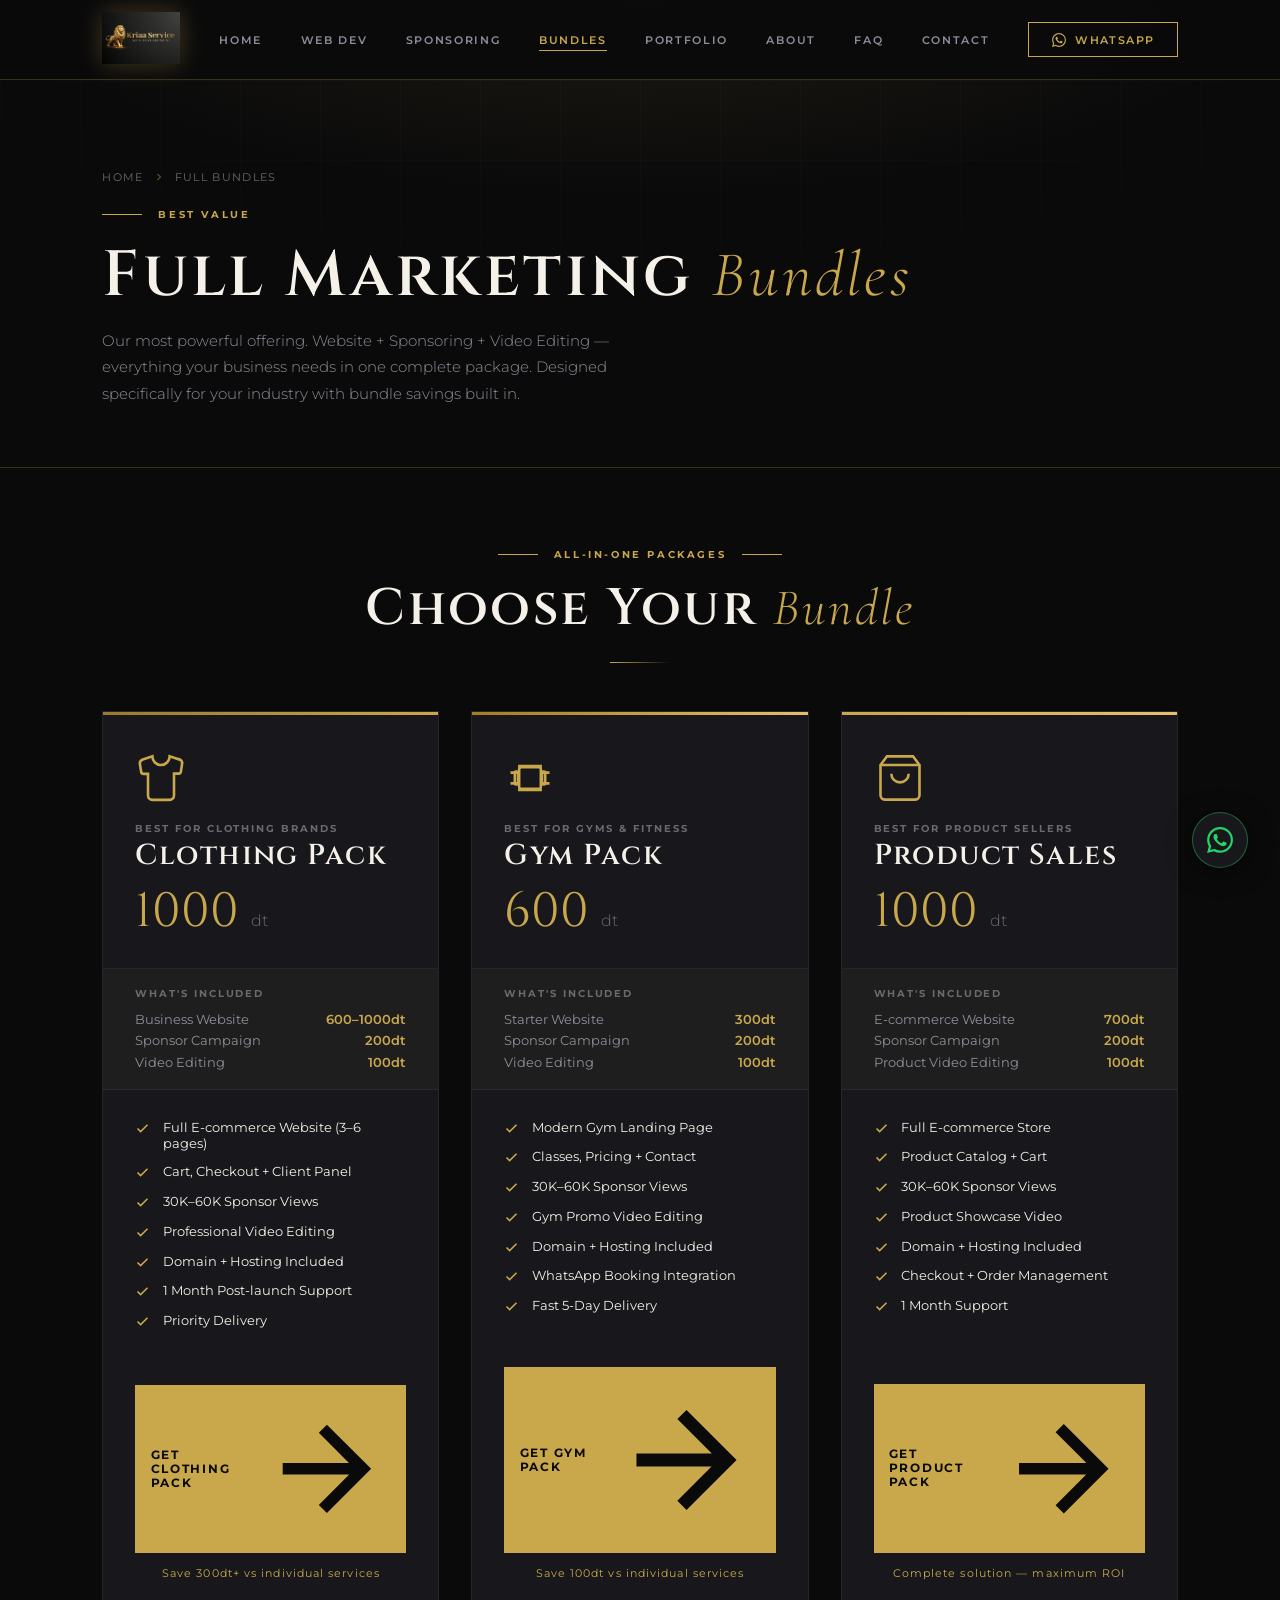
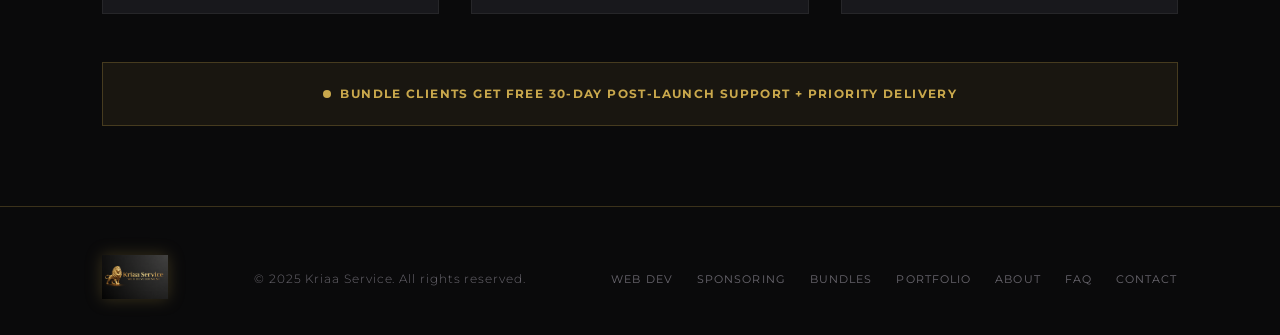
<file: bundles.html>
<!DOCTYPE html>
<html lang="en">
<head>
  <meta charset="UTF-8"/><meta name="viewport" content="width=device-width, initial-scale=1.0"/>
  <title>Full Marketing Bundles — Kriaa Service</title>
  <link rel="stylesheet" href="style.css"/>
  <style>
    .page-hero{min-height:52vh;display:flex;align-items:flex-end;padding:calc(var(--nav-h) + 60px) var(--section-px) 60px;position:relative;overflow:hidden;border-bottom:1px solid var(--gold-border);}
    .page-hero-bg{position:absolute;inset:0;background:radial-gradient(ellipse 70% 60% at 50% 0%,rgba(201,168,76,0.10) 0%,transparent 70%);}
    .page-hero-grid{position:absolute;inset:0;background-image:linear-gradient(rgba(201,168,76,0.035) 1px,transparent 1px),linear-gradient(90deg,rgba(201,168,76,0.035) 1px,transparent 1px);background-size:80px 80px;mask-image:radial-gradient(ellipse 80% 80% at 50% 0%,black 30%,transparent 100%);}
    .page-hero-inner{position:relative;z-index:1;max-width:var(--max-w);margin:0 auto;width:100%;}
    .breadcrumb{display:flex;align-items:center;gap:0.6rem;margin-bottom:1.5rem;}
    .breadcrumb a,.breadcrumb span{font-size:0.68rem;color:var(--muted);text-decoration:none;letter-spacing:0.12em;text-transform:uppercase;}
    .breadcrumb a:hover{color:var(--gold);}
    .breadcrumb svg{width:12px;height:12px;color:var(--gold-dk);}

    /* BUNDLES */
    .bundles-section{padding:80px var(--section-px);background:var(--black);}
    .bundles-inner{max-width:var(--max-w);margin:0 auto;}
    .bundles-grid{display:grid;grid-template-columns:repeat(3,1fr);gap:2rem;margin-top:3rem;}
    .bundle-card{background:var(--black3);border:1px solid var(--border);position:relative;overflow:hidden;display:flex;flex-direction:column;transition:transform 0.4s,box-shadow 0.4s,border-color 0.4s;}
    .bundle-card:hover{transform:translateY(-8px);box-shadow:0 32px 80px rgba(0,0,0,0.6);border-color:var(--gold-border);}
    .bundle-card-accent{position:absolute;top:0;left:0;right:0;height:3px;}
    .bundle-card:nth-child(1) .bundle-card-accent{background:linear-gradient(90deg,var(--gold-dk),var(--gold));}
    .bundle-card:nth-child(2) .bundle-card-accent{background:linear-gradient(90deg,#a08020,var(--gold-lt));}
    .bundle-card:nth-child(3) .bundle-card-accent{background:linear-gradient(90deg,var(--gold),var(--gold-lt));}
    .bundle-card-top{padding:2.5rem 2rem 2rem;border-bottom:1px solid var(--border);}
    .bundle-icon{width:52px;height:52px;margin-bottom:1.2rem;color:var(--gold);}
    .bundle-icon svg{width:100%;height:100%;}
    .bundle-for{font-size:0.6rem;font-weight:700;letter-spacing:0.2em;text-transform:uppercase;color:var(--muted);margin-bottom:0.4rem;}
    .bundle-name{font-family:var(--font-display);font-size:1.8rem;letter-spacing:0.05em;color:var(--white);margin-bottom:1rem;}
    .bundle-price{font-family:var(--font-display);font-size:3rem;color:var(--gold);line-height:1;}
    .bundle-price small{font-size:1rem;color:var(--muted);font-family:var(--font-sans);font-weight:300;}
    .bundle-card-breakdown{padding:1.2rem 2rem;background:rgba(201,168,76,0.04);border-bottom:1px solid var(--border);}
    .breakdown-title{font-size:0.6rem;font-weight:700;letter-spacing:0.2em;text-transform:uppercase;color:var(--muted);margin-bottom:0.8rem;}
    .breakdown-items{display:flex;flex-direction:column;gap:0.4rem;}
    .breakdown-item{display:flex;justify-content:space-between;align-items:center;}
    .breakdown-item span:first-child{font-size:0.8rem;color:var(--muted2);}
    .breakdown-item span:last-child{font-size:0.8rem;color:var(--gold);font-weight:600;}
    .bundle-card-features{padding:1.8rem 2rem;flex:1;}
    .bundle-card-features ul{list-style:none;display:flex;flex-direction:column;gap:0.8rem;}
    .bundle-card-features li{display:flex;align-items:flex-start;gap:0.8rem;font-size:0.84rem;color:var(--white);}
    .bundle-card-features li svg{width:15px;height:15px;flex-shrink:0;margin-top:2px;color:var(--gold);}
    .bundle-card-footer{padding:1.5rem 2rem 2rem;}
    .btn-bundle{display:flex;align-items:center;justify-content:center;gap:0.7rem;width:100%;padding:0.95rem;background:var(--gold);color:var(--black);font-family:var(--font-sans);font-size:0.72rem;font-weight:700;letter-spacing:0.15em;text-transform:uppercase;text-decoration:none;transition:all 0.3s;}
    .btn-bundle:hover{background:var(--gold-lt);box-shadow:0 8px 32px rgba(201,168,76,0.4);}
    .bundle-save{display:inline-block;margin-top:0.8rem;font-size:0.68rem;color:var(--gold);letter-spacing:0.1em;text-align:center;width:100%;}
    @media(max-width:900px){.bundles-grid{grid-template-columns:1fr;}}
  </style>
</head>
<body>
<nav id="nav">
  <a class="nav-logo" href="index.html"><img src="logo.png" alt="Kriaa Service"/></a>
  <ul class="nav-links" id="navLinks">
    <li><a href="index.html">Home</a></li><li><a href="web-development.html">Web Dev</a></li>
    <li><a href="sponsoring.html">Sponsoring</a></li><li><a href="bundles.html">Bundles</a></li>
    <li><a href="portfolio.html">Portfolio</a></li><li><a href="about.html">About</a></li>
    <li><a href="faq.html">FAQ</a></li><li><a href="contact.html">Contact</a></li>
  </ul>
  <a class="nav-cta" href="https://wa.me/96672771" target="_blank">
    <svg viewBox="0 0 24 24" fill="currentColor"><path d="M17.472 14.382c-.297-.149-1.758-.867-2.03-.967-.273-.099-.471-.148-.67.15-.197.297-.767.966-.94 1.164-.173.199-.347.223-.644.075-.297-.15-1.255-.463-2.39-1.475-.883-.788-1.48-1.761-1.653-2.059-.173-.297-.018-.458.13-.606.134-.133.298-.347.446-.52.149-.174.198-.298.298-.497.099-.198.05-.371-.025-.52-.075-.149-.669-1.612-.916-2.207-.242-.579-.487-.5-.669-.51-.173-.008-.371-.01-.57-.01-.198 0-.52.074-.792.372-.272.297-1.04 1.016-1.04 2.479 0 1.462 1.065 2.875 1.213 3.074.149.198 2.096 3.2 5.077 4.487.709.306 1.262.489 1.694.625.712.227 1.36.195 1.871.118.571-.085 1.758-.719 2.006-1.413.248-.694.248-1.289.173-1.413-.074-.124-.272-.198-.57-.347m-5.421 7.403h-.004a9.87 9.87 0 01-5.031-1.378l-.361-.214-3.741.982.998-3.648-.235-.374a9.86 9.86 0 01-1.51-5.26c.001-5.45 4.436-9.884 9.888-9.884 2.64 0 5.122 1.03 6.988 2.898a9.825 9.825 0 012.893 6.994c-.003 5.45-4.437 9.884-9.885 9.884m8.413-18.297A11.815 11.815 0 0012.05 0C5.495 0 .16 5.335.157 11.892c0 2.096.547 4.142 1.588 5.945L.057 24l6.305-1.654a11.882 11.882 0 005.683 1.448h.005c6.554 0 11.89-5.335 11.893-11.893a11.821 11.821 0 00-3.48-8.413z"/></svg>
    WhatsApp
  </a>
  <div class="burger" id="burger"><span></span><span></span><span></span></div>
</nav>

<div class="page-hero">
  <div class="page-hero-bg"></div><div class="page-hero-grid"></div>
  <div class="page-hero-inner reveal">
    <div class="breadcrumb">
      <a href="index.html">Home</a>
      <svg viewBox="0 0 24 24" fill="none" stroke="currentColor" stroke-width="2"><path d="M9 18l6-6-6-6"/></svg>
      <span>Full Bundles</span>
    </div>
    <div class="section-eyebrow"><div class="eyebrow-line"></div><span class="eyebrow-text">Best Value</span></div>
    <h1 style="font-family:var(--font-display);font-size:clamp(2.5rem,5vw,4.2rem);color:var(--white);margin-bottom:1rem;">Full Marketing <em style="font-family:var(--font-serif);font-style:italic;color:var(--gold);font-weight:300;">Bundles</em></h1>
    <p style="max-width:560px;color:var(--muted2);line-height:1.8;">Our most powerful offering. Website + Sponsoring + Video Editing — everything your business needs in one complete package. Designed specifically for your industry with bundle savings built in.</p>
  </div>
</div>

<section class="bundles-section">
  <div class="bundles-inner">
    <div class="reveal" style="text-align:center;">
      <div class="section-eyebrow" style="justify-content:center;"><div class="eyebrow-line"></div><span class="eyebrow-text">All-in-One Packages</span><div class="eyebrow-line" style="transform:rotate(180deg)"></div></div>
      <h2 class="section-title">Choose Your <em>Bundle</em></h2>
      <div class="section-divider center"></div>
    </div>
    <div class="bundles-grid">

      <!-- CLOTHING -->
      <div class="bundle-card reveal" data-delay="0">
        <div class="bundle-card-accent"></div>
        <div class="bundle-card-top">
          <div class="bundle-icon">
            <svg viewBox="0 0 24 24" fill="none" stroke="currentColor" stroke-width="1.2"><path d="M20.38 3.46L16 2a4 4 0 01-8 0L3.62 3.46a2 2 0 00-1.34 2.23l.58 3.57a1 1 0 00.99.84H6v10c0 1.1.9 2 2 2h8a2 2 0 002-2V10h2.15a1 1 0 00.99-.84l.58-3.57a2 2 0 00-1.34-2.23z"/></svg>
          </div>
          <div class="bundle-for">Best for Clothing Brands</div>
          <h3 class="bundle-name">Clothing Pack</h3>
          <div class="bundle-price">1000 <small>dt</small></div>
        </div>
        <div class="bundle-card-breakdown">
          <div class="breakdown-title">What's Included</div>
          <div class="breakdown-items">
            <div class="breakdown-item"><span>Business Website</span><span>600–1000dt</span></div>
            <div class="breakdown-item"><span>Sponsor Campaign</span><span>200dt</span></div>
            <div class="breakdown-item"><span>Video Editing</span><span>100dt</span></div>
          </div>
        </div>
        <div class="bundle-card-features">
          <ul>
            <li><svg viewBox="0 0 24 24" fill="none" stroke="currentColor" stroke-width="2.5"><polyline points="20 6 9 17 4 12"/></svg> Full E-commerce Website (3–6 pages)</li>
            <li><svg viewBox="0 0 24 24" fill="none" stroke="currentColor" stroke-width="2.5"><polyline points="20 6 9 17 4 12"/></svg> Cart, Checkout + Client Panel</li>
            <li><svg viewBox="0 0 24 24" fill="none" stroke="currentColor" stroke-width="2.5"><polyline points="20 6 9 17 4 12"/></svg> 30K–60K Sponsor Views</li>
            <li><svg viewBox="0 0 24 24" fill="none" stroke="currentColor" stroke-width="2.5"><polyline points="20 6 9 17 4 12"/></svg> Professional Video Editing</li>
            <li><svg viewBox="0 0 24 24" fill="none" stroke="currentColor" stroke-width="2.5"><polyline points="20 6 9 17 4 12"/></svg> Domain + Hosting Included</li>
            <li><svg viewBox="0 0 24 24" fill="none" stroke="currentColor" stroke-width="2.5"><polyline points="20 6 9 17 4 12"/></svg> 1 Month Post-launch Support</li>
            <li><svg viewBox="0 0 24 24" fill="none" stroke="currentColor" stroke-width="2.5"><polyline points="20 6 9 17 4 12"/></svg> Priority Delivery</li>
          </ul>
        </div>
        <div class="bundle-card-footer">
          <a href="https://wa.me/96672771?text=Hi Kriaa Service! I'm interested in the Clothing Bundle (1000dt)" target="_blank" class="btn-bundle">
            Get Clothing Pack
            <svg viewBox="0 0 24 24" fill="none" stroke="currentColor" stroke-width="2"><path d="M5 12h14M12 5l7 7-7 7"/></svg>
          </a>
          <div class="bundle-save">Save 300dt+ vs individual services</div>
        </div>
      </div>

      <!-- GYM -->
      <div class="bundle-card reveal" data-delay="150">
        <div class="bundle-card-accent"></div>
        <div class="bundle-card-top">
          <div class="bundle-icon">
            <svg viewBox="0 0 24 24" fill="none" stroke="currentColor" stroke-width="1.2"><path d="M6.5 6.5h11M6.5 17.5h11M3 9.5h3M3 14.5h3M18 9.5h3M18 14.5h3"/><rect x="5" y="9" width="1.5" height="6" rx="0.5"/><rect x="17.5" y="9" width="1.5" height="6" rx="0.5"/><rect x="7" y="7" width="10" height="10" rx="1"/></svg>
          </div>
          <div class="bundle-for">Best for Gyms &amp; Fitness</div>
          <h3 class="bundle-name">Gym Pack</h3>
          <div class="bundle-price">600 <small>dt</small></div>
        </div>
        <div class="bundle-card-breakdown">
          <div class="breakdown-title">What's Included</div>
          <div class="breakdown-items">
            <div class="breakdown-item"><span>Starter Website</span><span>300dt</span></div>
            <div class="breakdown-item"><span>Sponsor Campaign</span><span>200dt</span></div>
            <div class="breakdown-item"><span>Video Editing</span><span>100dt</span></div>
          </div>
        </div>
        <div class="bundle-card-features">
          <ul>
            <li><svg viewBox="0 0 24 24" fill="none" stroke="currentColor" stroke-width="2.5"><polyline points="20 6 9 17 4 12"/></svg> Modern Gym Landing Page</li>
            <li><svg viewBox="0 0 24 24" fill="none" stroke="currentColor" stroke-width="2.5"><polyline points="20 6 9 17 4 12"/></svg> Classes, Pricing + Contact</li>
            <li><svg viewBox="0 0 24 24" fill="none" stroke="currentColor" stroke-width="2.5"><polyline points="20 6 9 17 4 12"/></svg> 30K–60K Sponsor Views</li>
            <li><svg viewBox="0 0 24 24" fill="none" stroke="currentColor" stroke-width="2.5"><polyline points="20 6 9 17 4 12"/></svg> Gym Promo Video Editing</li>
            <li><svg viewBox="0 0 24 24" fill="none" stroke="currentColor" stroke-width="2.5"><polyline points="20 6 9 17 4 12"/></svg> Domain + Hosting Included</li>
            <li><svg viewBox="0 0 24 24" fill="none" stroke="currentColor" stroke-width="2.5"><polyline points="20 6 9 17 4 12"/></svg> WhatsApp Booking Integration</li>
            <li><svg viewBox="0 0 24 24" fill="none" stroke="currentColor" stroke-width="2.5"><polyline points="20 6 9 17 4 12"/></svg> Fast 5-Day Delivery</li>
          </ul>
        </div>
        <div class="bundle-card-footer">
          <a href="https://wa.me/96672771?text=Hi Kriaa Service! I'm interested in the Gym Bundle (600dt)" target="_blank" class="btn-bundle">
            Get Gym Pack
            <svg viewBox="0 0 24 24" fill="none" stroke="currentColor" stroke-width="2"><path d="M5 12h14M12 5l7 7-7 7"/></svg>
          </a>
          <div class="bundle-save">Save 100dt vs individual services</div>
        </div>
      </div>

      <!-- PRODUCT SALES -->
      <div class="bundle-card reveal" data-delay="300">
        <div class="bundle-card-accent"></div>
        <div class="bundle-card-top">
          <div class="bundle-icon">
            <svg viewBox="0 0 24 24" fill="none" stroke="currentColor" stroke-width="1.2"><path d="M6 2L3 6v14a2 2 0 002 2h14a2 2 0 002-2V6l-3-4z"/><line x1="3" y1="6" x2="21" y2="6"/><path d="M16 10a4 4 0 01-8 0"/></svg>
          </div>
          <div class="bundle-for">Best for Product Sellers</div>
          <h3 class="bundle-name">Product Sales</h3>
          <div class="bundle-price">1000 <small>dt</small></div>
        </div>
        <div class="bundle-card-breakdown">
          <div class="breakdown-title">What's Included</div>
          <div class="breakdown-items">
            <div class="breakdown-item"><span>E-commerce Website</span><span>700dt</span></div>
            <div class="breakdown-item"><span>Sponsor Campaign</span><span>200dt</span></div>
            <div class="breakdown-item"><span>Product Video Editing</span><span>100dt</span></div>
          </div>
        </div>
        <div class="bundle-card-features">
          <ul>
            <li><svg viewBox="0 0 24 24" fill="none" stroke="currentColor" stroke-width="2.5"><polyline points="20 6 9 17 4 12"/></svg> Full E-commerce Store</li>
            <li><svg viewBox="0 0 24 24" fill="none" stroke="currentColor" stroke-width="2.5"><polyline points="20 6 9 17 4 12"/></svg> Product Catalog + Cart</li>
            <li><svg viewBox="0 0 24 24" fill="none" stroke="currentColor" stroke-width="2.5"><polyline points="20 6 9 17 4 12"/></svg> 30K–60K Sponsor Views</li>
            <li><svg viewBox="0 0 24 24" fill="none" stroke="currentColor" stroke-width="2.5"><polyline points="20 6 9 17 4 12"/></svg> Product Showcase Video</li>
            <li><svg viewBox="0 0 24 24" fill="none" stroke="currentColor" stroke-width="2.5"><polyline points="20 6 9 17 4 12"/></svg> Domain + Hosting Included</li>
            <li><svg viewBox="0 0 24 24" fill="none" stroke="currentColor" stroke-width="2.5"><polyline points="20 6 9 17 4 12"/></svg> Checkout + Order Management</li>
            <li><svg viewBox="0 0 24 24" fill="none" stroke="currentColor" stroke-width="2.5"><polyline points="20 6 9 17 4 12"/></svg> 1 Month Support</li>
          </ul>
        </div>
        <div class="bundle-card-footer">
          <a href="https://wa.me/96672771?text=Hi Kriaa Service! I'm interested in the Product Sales Bundle (1000dt)" target="_blank" class="btn-bundle">
            Get Product Pack
            <svg viewBox="0 0 24 24" fill="none" stroke="currentColor" stroke-width="2"><path d="M5 12h14M12 5l7 7-7 7"/></svg>
          </a>
          <div class="bundle-save">Complete solution — maximum ROI</div>
        </div>
      </div>
    </div>

    <!-- URGENCY -->
    <div class="reveal" style="margin-top:3rem;padding:1.5rem 2rem;border:1px solid var(--gold-border);background:var(--gold-faint);display:flex;align-items:center;justify-content:center;gap:1rem;flex-wrap:wrap;">
      <div style="display:flex;align-items:center;gap:0.6rem;">
        <div style="width:8px;height:8px;border-radius:50%;background:var(--gold);animation:blink 1.5s infinite;flex-shrink:0;"></div>
        <span style="font-size:0.72rem;color:var(--gold);font-weight:700;letter-spacing:0.12em;text-transform:uppercase;">Bundle clients get FREE 30-day post-launch support + Priority delivery</span>
      </div>
    </div>
  </div>
</section>

<footer id="footer">
  <div class="footer-inner">
    <a class="footer-logo" href="index.html"><img src="logo.png" alt="Kriaa Service"/></a>
    <p class="footer-copy">© 2025 Kriaa Service. All rights reserved.</p>
    <div class="footer-links">
      <a href="web-development.html">Web Dev</a><a href="sponsoring.html">Sponsoring</a>
      <a href="bundles.html">Bundles</a><a href="portfolio.html">Portfolio</a>
      <a href="about.html">About</a><a href="faq.html">FAQ</a><a href="contact.html">Contact</a>
    </div>
  </div>
</footer>
<a class="wa-float" href="https://wa.me/96672771" target="_blank">
  <svg viewBox="0 0 24 24" fill="#25D366"><path d="M17.472 14.382c-.297-.149-1.758-.867-2.03-.967-.273-.099-.471-.148-.67.15-.197.297-.767.966-.94 1.164-.173.199-.347.223-.644.075-.297-.15-1.255-.463-2.39-1.475-.883-.788-1.48-1.761-1.653-2.059-.173-.297-.018-.458.13-.606.134-.133.298-.347.446-.52.149-.174.198-.298.298-.497.099-.198.05-.371-.025-.52-.075-.149-.669-1.612-.916-2.207-.242-.579-.487-.5-.669-.51-.173-.008-.371-.01-.57-.01-.198 0-.52.074-.792.372-.272.297-1.04 1.016-1.04 2.479 0 1.462 1.065 2.875 1.213 3.074.149.198 2.096 3.2 5.077 4.487.709.306 1.262.489 1.694.625.712.227 1.36.195 1.871.118.571-.085 1.758-.719 2.006-1.413.248-.694.248-1.289.173-1.413-.074-.124-.272-.198-.57-.347m-5.421 7.403h-.004a9.87 9.87 0 01-5.031-1.378l-.361-.214-3.741.982.998-3.648-.235-.374a9.86 9.86 0 01-1.51-5.26c.001-5.45 4.436-9.884 9.888-9.884 2.64 0 5.122 1.03 6.988 2.898a9.825 9.825 0 012.893 6.994c-.003 5.45-4.437 9.884-9.885 9.884m8.413-18.297A11.815 11.815 0 0012.05 0C5.495 0 .16 5.335.157 11.892c0 2.096.547 4.142 1.588 5.945L.057 24l6.305-1.654a11.882 11.882 0 005.683 1.448h.005c6.554 0 11.89-5.335 11.893-11.893a11.821 11.821 0 00-3.48-8.413z"/></svg>
</a>
<style>@keyframes blink{0%,100%{opacity:1}50%{opacity:0.3}}</style>
<script src="main.js"></script>
</body>
</html>
</file>
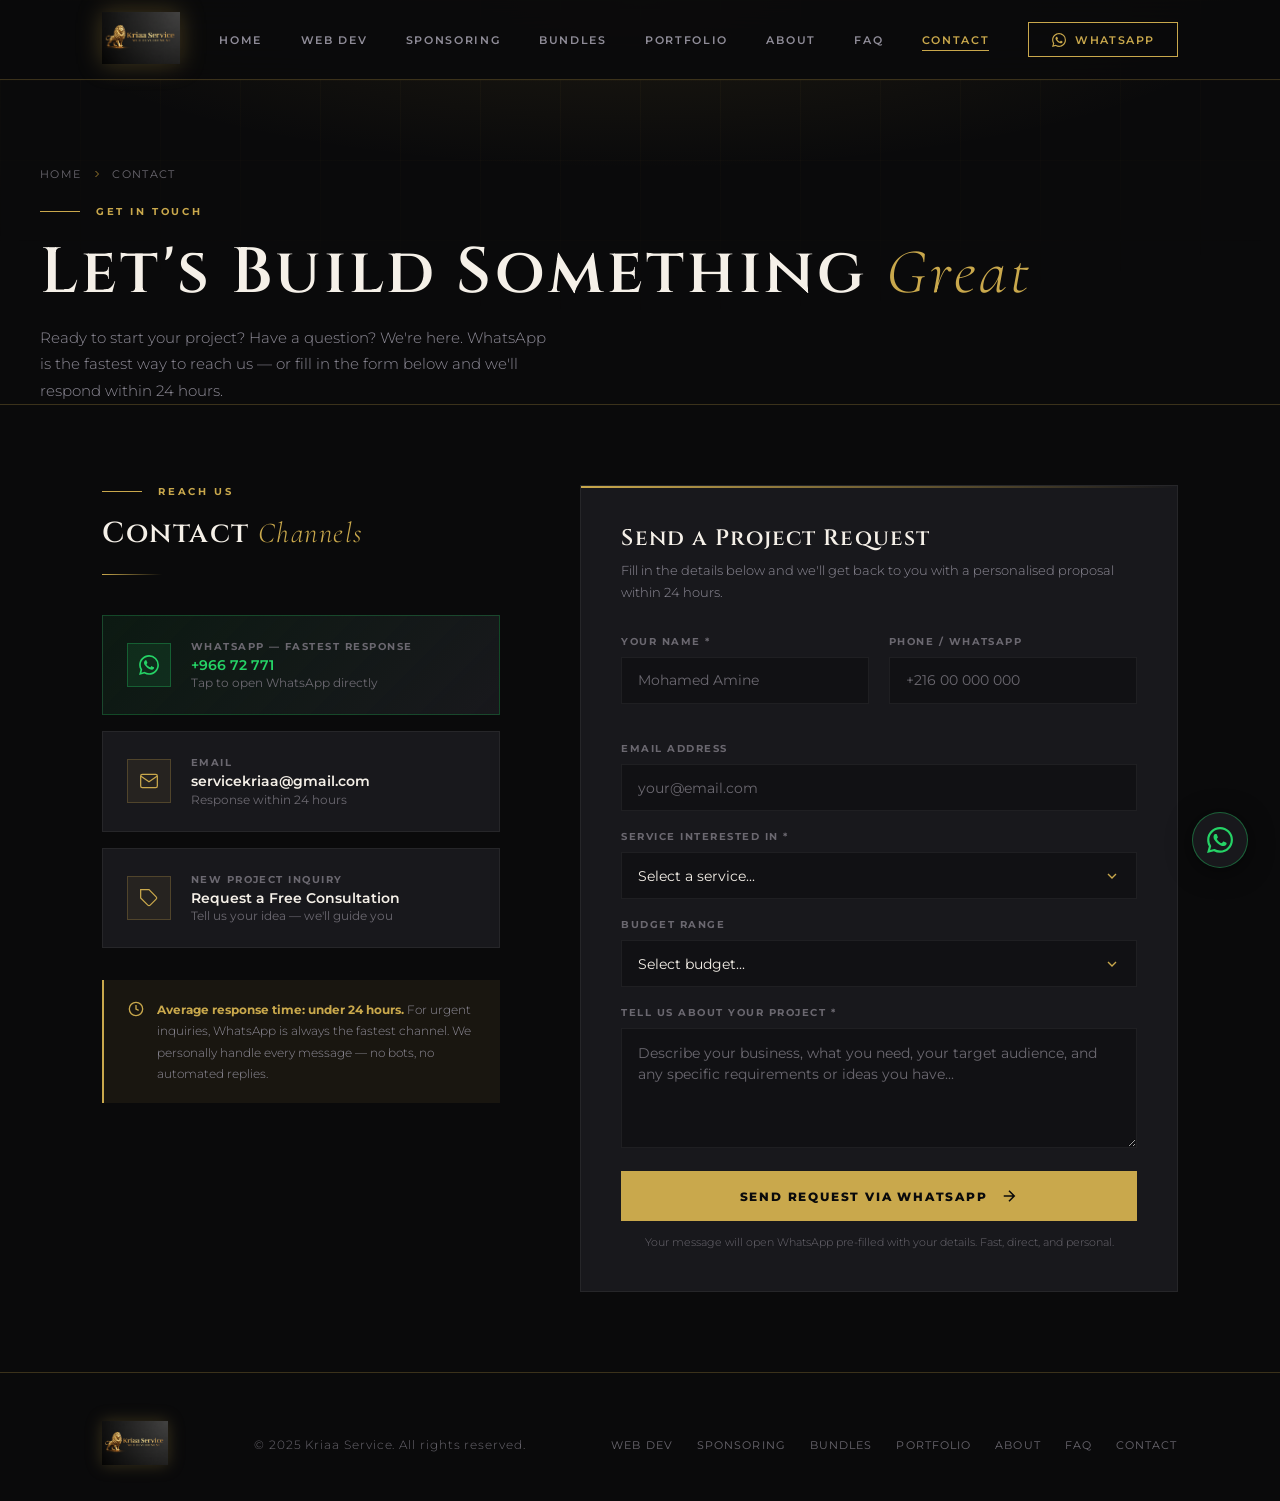
<file: contact.html>
<!DOCTYPE html>
<html lang="en">
<head>
  <meta charset="UTF-8"/><meta name="viewport" content="width=device-width, initial-scale=1.0"/>
  <title>Contact — Kriaa Service</title>
  <link rel="stylesheet" href="style.css"/>
  <style>
    .page-hero{min-height:45vh;display:flex;align-items:flex-end;padding:calc(var(--nav-h)+60px) var(--section-px) 60px;position:relative;overflow:hidden;border-bottom:1px solid var(--gold-border);}
    .page-hero-bg{position:absolute;inset:0;background:radial-gradient(ellipse 70% 60% at 50% 0%,rgba(201,168,76,.10) 0%,transparent 70%);}
    .page-hero-grid{position:absolute;inset:0;background-image:linear-gradient(rgba(201,168,76,.035) 1px,transparent 1px),linear-gradient(90deg,rgba(201,168,76,.035) 1px,transparent 1px);background-size:80px 80px;mask-image:radial-gradient(ellipse 80% 80% at 50% 0%,black 30%,transparent 100%);}
    .page-hero-inner{position:relative;z-index:1;max-width:var(--max-w);margin:0 auto;width:100%;}
    .breadcrumb{display:flex;align-items:center;gap:.6rem;margin-bottom:1.5rem;}
    .breadcrumb a,.breadcrumb span{font-size:.68rem;color:var(--muted);text-decoration:none;letter-spacing:.12em;text-transform:uppercase;}
    .breadcrumb a:hover{color:var(--gold);}
    .breadcrumb svg{width:12px;height:12px;color:var(--gold-dk);}

    /* CONTACT */
    .contact-section{padding:80px var(--section-px);background:var(--black);}
    .contact-inner{max-width:var(--max-w);margin:0 auto;display:grid;grid-template-columns:1fr 1.5fr;gap:5rem;}

    /* LEFT INFO */
    .contact-info-col{}
    .contact-links-grid{display:flex;flex-direction:column;gap:1rem;margin-top:2.5rem;}
    .contact-link-card{display:flex;align-items:center;gap:1.2rem;padding:1.5rem;background:var(--black3);border:1px solid var(--border);text-decoration:none;transition:border-color .3s,transform .3s;}
    .contact-link-card:hover{border-color:var(--gold-border);transform:translateX(4px);}
    .clc-icon{width:44px;height:44px;background:var(--gold-faint);border:1px solid var(--gold-border);display:flex;align-items:center;justify-content:center;flex-shrink:0;color:var(--gold);}
    .clc-icon svg{width:20px;height:20px;}
    .clc-label{font-size:.62rem;font-weight:700;letter-spacing:.15em;text-transform:uppercase;color:var(--muted);margin-bottom:.25rem;}
    .clc-value{font-family:var(--font-sans);font-size:.9rem;font-weight:600;color:var(--white);}
    .clc-sub{font-size:.72rem;color:var(--muted);margin-top:.15rem;}

    .wa-primary-card{background:linear-gradient(135deg,rgba(37,211,102,.08),var(--black3));border-color:rgba(37,211,102,.25);}
    .wa-primary-card:hover{border-color:rgba(37,211,102,.6);}
    .wa-primary-card .clc-icon{background:rgba(37,211,102,.1);border-color:rgba(37,211,102,.3);color:#25D366;}
    .wa-primary-card .clc-value{color:#25D366;}

    .response-note{margin-top:2rem;padding:1.2rem 1.5rem;background:var(--gold-faint);border-left:2px solid var(--gold);display:flex;align-items:flex-start;gap:.8rem;}
    .response-note svg{width:16px;height:16px;color:var(--gold);flex-shrink:0;margin-top:2px;}
    .response-note p{font-size:.78rem;color:var(--muted2);line-height:1.7;}
    .response-note strong{color:var(--gold);}

    /* RIGHT FORM */
    .contact-form-col{}
    .contact-form{background:var(--black3);border:1px solid var(--border);padding:2.5rem;position:relative;overflow:hidden;}
    .contact-form::before{content:'';position:absolute;top:0;left:0;right:0;height:2px;background:linear-gradient(90deg,var(--gold),transparent);}
    .contact-form h3{font-family:var(--font-display);font-size:1.4rem;letter-spacing:.05em;color:var(--white);margin-bottom:.5rem;}
    .contact-form .form-sub{font-size:.82rem;color:var(--muted2);margin-bottom:2rem;line-height:1.7;}
    .form-row{display:grid;grid-template-columns:1fr 1fr;gap:1.2rem;margin-bottom:1.2rem;}
    .form-group{margin-bottom:1.2rem;}
    .form-group label{display:block;font-size:.62rem;font-weight:700;letter-spacing:.15em;text-transform:uppercase;color:var(--muted);margin-bottom:.6rem;font-family:var(--font-sans);}
    .form-group input,.form-group select,.form-group textarea{
      width:100%;background:var(--black2);border:1px solid var(--border);
      padding:.85rem 1rem;color:var(--white);font-family:var(--font-sans);font-size:.88rem;
      transition:border-color .2s,box-shadow .2s;outline:none;
      -webkit-appearance:none;appearance:none;
    }
    .form-group input:focus,.form-group select:focus,.form-group textarea:focus{border-color:var(--gold-border);box-shadow:0 0 0 3px rgba(201,168,76,.06);}
    .form-group textarea{resize:vertical;min-height:120px;line-height:1.6;}
    .form-group select{cursor:pointer;background-image:url("data:image/svg+xml,%3Csvg xmlns='http://www.w3.org/2000/svg' viewBox='0 0 24 24' fill='none' stroke='%23C9A84C' stroke-width='2'%3E%3Cpolyline points='6 9 12 15 18 9'/%3E%3C/svg%3E");background-repeat:no-repeat;background-position:right 1rem center;background-size:16px;padding-right:2.5rem;}
    .form-group select option{background:var(--black2);}
    .form-group input::placeholder,.form-group textarea::placeholder{color:var(--muted);font-size:.85rem;}

    .btn-submit{width:100%;padding:1rem;background:var(--gold);color:var(--black);border:none;font-family:var(--font-sans);font-size:.75rem;font-weight:800;letter-spacing:.15em;text-transform:uppercase;cursor:pointer;display:flex;align-items:center;justify-content:center;gap:.8rem;transition:all .3s;}
    .btn-submit svg{width:18px;height:18px;transition:transform .3s;}
    .btn-submit:hover{background:var(--gold-lt);box-shadow:0 8px 32px rgba(201,168,76,.4);}
    .btn-submit:hover svg{transform:translateX(3px);}
    .form-note{text-align:center;font-size:.68rem;color:var(--muted);margin-top:.8rem;line-height:1.6;}

    .success-msg{display:none;text-align:center;padding:2rem;border:1px solid var(--gold-border);background:var(--gold-faint);}
    .success-msg svg{width:40px;height:40px;color:var(--gold);margin:0 auto 1rem;}
    .success-msg h4{font-family:var(--font-display);font-size:1.2rem;color:var(--white);margin-bottom:.5rem;}
    .success-msg p{font-size:.85rem;color:var(--muted2);}

    @media(max-width:900px){.contact-inner{grid-template-columns:1fr;}.form-row{grid-template-columns:1fr;}}
  </style>
</head>
<body>
<nav id="nav">
  <a class="nav-logo" href="index.html"><img src="logo.png" alt="Kriaa Service"/></a>
  <ul class="nav-links" id="navLinks">
    <li><a href="index.html">Home</a></li><li><a href="web-development.html">Web Dev</a></li>
    <li><a href="sponsoring.html">Sponsoring</a></li><li><a href="bundles.html">Bundles</a></li>
    <li><a href="portfolio.html">Portfolio</a></li><li><a href="about.html">About</a></li>
    <li><a href="faq.html">FAQ</a></li><li><a href="contact.html">Contact</a></li>
  </ul>
  <a class="nav-cta" href="https://wa.me/96672771" target="_blank">
    <svg viewBox="0 0 24 24" fill="currentColor"><path d="M17.472 14.382c-.297-.149-1.758-.867-2.03-.967-.273-.099-.471-.148-.67.15-.197.297-.767.966-.94 1.164-.173.199-.347.223-.644.075-.297-.15-1.255-.463-2.39-1.475-.883-.788-1.48-1.761-1.653-2.059-.173-.297-.018-.458.13-.606.134-.133.298-.347.446-.52.149-.174.198-.298.298-.497.099-.198.05-.371-.025-.52-.075-.149-.669-1.612-.916-2.207-.242-.579-.487-.5-.669-.51-.173-.008-.371-.01-.57-.01-.198 0-.52.074-.792.372-.272.297-1.04 1.016-1.04 2.479 0 1.462 1.065 2.875 1.213 3.074.149.198 2.096 3.2 5.077 4.487.709.306 1.262.489 1.694.625.712.227 1.36.195 1.871.118.571-.085 1.758-.719 2.006-1.413.248-.694.248-1.289.173-1.413-.074-.124-.272-.198-.57-.347m-5.421 7.403h-.004a9.87 9.87 0 01-5.031-1.378l-.361-.214-3.741.982.998-3.648-.235-.374a9.86 9.86 0 01-1.51-5.26c.001-5.45 4.436-9.884 9.888-9.884 2.64 0 5.122 1.03 6.988 2.898a9.825 9.825 0 012.893 6.994c-.003 5.45-4.437 9.884-9.885 9.884m8.413-18.297A11.815 11.815 0 0012.05 0C5.495 0 .16 5.335.157 11.892c0 2.096.547 4.142 1.588 5.945L.057 24l6.305-1.654a11.882 11.882 0 005.683 1.448h.005c6.554 0 11.89-5.335 11.893-11.893a11.821 11.821 0 00-3.48-8.413z"/></svg>
    WhatsApp
  </a>
  <div class="burger" id="burger"><span></span><span></span><span></span></div>
</nav>

<div class="page-hero">
  <div class="page-hero-bg"></div><div class="page-hero-grid"></div>
  <div class="page-hero-inner reveal">
    <div class="breadcrumb"><a href="index.html">Home</a><svg viewBox="0 0 24 24" fill="none" stroke="currentColor" stroke-width="2"><path d="M9 18l6-6-6-6"/></svg><span>Contact</span></div>
    <div class="section-eyebrow"><div class="eyebrow-line"></div><span class="eyebrow-text">Get in Touch</span></div>
    <h1 style="font-family:var(--font-display);font-size:clamp(2.5rem,5vw,4.2rem);color:var(--white);margin-bottom:1rem;">Let's Build Something <em style="font-family:var(--font-serif);font-style:italic;color:var(--gold);font-weight:300;">Great</em></h1>
    <p style="max-width:520px;color:var(--muted2);line-height:1.8;">Ready to start your project? Have a question? We're here. WhatsApp is the fastest way to reach us — or fill in the form below and we'll respond within 24 hours.</p>
  </div>
</div>

<section class="contact-section">
  <div class="contact-inner inner">

    <!-- LEFT -->
    <div class="contact-info-col reveal-left">
      <div class="section-eyebrow"><div class="eyebrow-line"></div><span class="eyebrow-text">Reach Us</span></div>
      <h2 class="section-title" style="font-size:1.8rem;">Contact <em>Channels</em></h2>
      <div class="section-divider"></div>

      <div class="contact-links-grid">
        <a class="contact-link-card wa-primary-card" href="https://wa.me/96672771" target="_blank">
          <div class="clc-icon">
            <svg viewBox="0 0 24 24" fill="currentColor"><path d="M17.472 14.382c-.297-.149-1.758-.867-2.03-.967-.273-.099-.471-.148-.67.15-.197.297-.767.966-.94 1.164-.173.199-.347.223-.644.075-.297-.15-1.255-.463-2.39-1.475-.883-.788-1.48-1.761-1.653-2.059-.173-.297-.018-.458.13-.606.134-.133.298-.347.446-.52.149-.174.198-.298.298-.497.099-.198.05-.371-.025-.52-.075-.149-.669-1.612-.916-2.207-.242-.579-.487-.5-.669-.51-.173-.008-.371-.01-.57-.01-.198 0-.52.074-.792.372-.272.297-1.04 1.016-1.04 2.479 0 1.462 1.065 2.875 1.213 3.074.149.198 2.096 3.2 5.077 4.487.709.306 1.262.489 1.694.625.712.227 1.36.195 1.871.118.571-.085 1.758-.719 2.006-1.413.248-.694.248-1.289.173-1.413-.074-.124-.272-.198-.57-.347m-5.421 7.403h-.004a9.87 9.87 0 01-5.031-1.378l-.361-.214-3.741.982.998-3.648-.235-.374a9.86 9.86 0 01-1.51-5.26c.001-5.45 4.436-9.884 9.888-9.884 2.64 0 5.122 1.03 6.988 2.898a9.825 9.825 0 012.893 6.994c-.003 5.45-4.437 9.884-9.885 9.884m8.413-18.297A11.815 11.815 0 0012.05 0C5.495 0 .16 5.335.157 11.892c0 2.096.547 4.142 1.588 5.945L.057 24l6.305-1.654a11.882 11.882 0 005.683 1.448h.005c6.554 0 11.89-5.335 11.893-11.893a11.821 11.821 0 00-3.48-8.413z"/></svg>
          </div>
          <div>
            <div class="clc-label">WhatsApp — Fastest Response</div>
            <div class="clc-value">+966 72 771</div>
            <div class="clc-sub">Tap to open WhatsApp directly</div>
          </div>
        </a>

        <a class="contact-link-card" href="mailto:servicekriaa@gmail.com">
          <div class="clc-icon">
            <svg viewBox="0 0 24 24" fill="none" stroke="currentColor" stroke-width="1.5"><path d="M4 4h16c1.1 0 2 .9 2 2v12c0 1.1-.9 2-2 2H4c-1.1 0-2-.9-2-2V6c0-1.1.9-2 2-2z"/><polyline points="22,6 12,13 2,6"/></svg>
          </div>
          <div>
            <div class="clc-label">Email</div>
            <div class="clc-value">servicekriaa@gmail.com</div>
            <div class="clc-sub">Response within 24 hours</div>
          </div>
        </a>

        <a class="contact-link-card" href="https://wa.me/96672771" target="_blank">
          <div class="clc-icon">
            <svg viewBox="0 0 24 24" fill="none" stroke="currentColor" stroke-width="1.5"><path d="M20.59 13.41l-7.17 7.17a2 2 0 01-2.83 0L2 12V2h10l8.59 8.59a2 2 0 010 2.82z"/><line x1="7" y1="7" x2="7.01" y2="7"/></svg>
          </div>
          <div>
            <div class="clc-label">New Project Inquiry</div>
            <div class="clc-value">Request a Free Consultation</div>
            <div class="clc-sub">Tell us your idea — we'll guide you</div>
          </div>
        </a>
      </div>

      <div class="response-note">
        <svg viewBox="0 0 24 24" fill="none" stroke="currentColor" stroke-width="2"><circle cx="12" cy="12" r="10"/><polyline points="12 6 12 12 16 14"/></svg>
        <p><strong>Average response time: under 24 hours.</strong> For urgent inquiries, WhatsApp is always the fastest channel. We personally handle every message — no bots, no automated replies.</p>
      </div>
    </div>

    <!-- RIGHT FORM -->
    <div class="contact-form-col reveal-right">
      <div class="contact-form" id="contactForm">
        <h3>Send a Project Request</h3>
        <p class="form-sub">Fill in the details below and we'll get back to you with a personalised proposal within 24 hours.</p>

        <div class="form-row">
          <div class="form-group">
            <label>Your Name *</label>
            <input type="text" id="fname" placeholder="Mohamed Amine" required/>
          </div>
          <div class="form-group">
            <label>Phone / WhatsApp</label>
            <input type="tel" id="fphone" placeholder="+216 00 000 000"/>
          </div>
        </div>

        <div class="form-group">
          <label>Email Address</label>
          <input type="email" id="femail" placeholder="your@email.com"/>
        </div>

        <div class="form-group">
          <label>Service Interested In *</label>
          <select id="fservice">
            <option value="">Select a service...</option>
            <optgroup label="Web Development">
              <option value="Starter Pack — 300dt">Starter Pack — 300dt</option>
              <option value="Business Pack — 600–1000dt">Business Pack — 600–1000dt</option>
              <option value="Pro Pack — 1000–1500dt">Pro Pack — 1000–1500dt</option>
            </optgroup>
            <optgroup label="Sponsoring">
              <option value="Starter Boost — 200dt (30K–60K views)">Starter Boost — 200dt (30K–60K views)</option>
              <option value="Growth Boost — 400dt (60K–120K views)">Growth Boost — 400dt (60K–120K views)</option>
              <option value="Custom Enterprise Plan">Custom Enterprise Plan</option>
            </optgroup>
            <optgroup label="Full Bundles">
              <option value="Clothing Bundle — 1000dt">Clothing Bundle — 1000dt</option>
              <option value="Gym Bundle — 600dt">Gym Bundle — 600dt</option>
              <option value="Product Sales Bundle — 1000dt">Product Sales Bundle — 1000dt</option>
            </optgroup>
            <option value="Not sure yet — need advice">Not sure yet — need advice</option>
          </select>
        </div>

        <div class="form-group">
          <label>Budget Range</label>
          <select id="fbudget">
            <option value="">Select budget...</option>
            <option>Under 300dt</option>
            <option>300 – 600dt</option>
            <option>600 – 1000dt</option>
            <option>1000 – 1500dt</option>
            <option>1500dt+</option>
          </select>
        </div>

        <div class="form-group">
          <label>Tell Us About Your Project *</label>
          <textarea id="fmessage" placeholder="Describe your business, what you need, your target audience, and any specific requirements or ideas you have..."></textarea>
        </div>

        <button class="btn-submit" onclick="submitForm()">
          Send Request via WhatsApp
          <svg viewBox="0 0 24 24" fill="none" stroke="currentColor" stroke-width="2"><path d="M5 12h14M12 5l7 7-7 7"/></svg>
        </button>
        <p class="form-note">Your message will open WhatsApp pre-filled with your details. Fast, direct, and personal.</p>
      </div>

      <!-- Success state (shown after submit) -->
      <div class="success-msg" id="successMsg">
        <svg viewBox="0 0 24 24" fill="none" stroke="currentColor" stroke-width="1.5" style="display:block;"><path d="M22 11.08V12a10 10 0 11-5.93-9.14"/><polyline points="22 4 12 14.01 9 11.01"/></svg>
        <h4>Message Sent!</h4>
        <p>WhatsApp opened with your request pre-filled. We'll respond within 24 hours.</p>
      </div>
    </div>

  </div>
</section>

<footer id="footer">
  <div class="footer-inner">
    <a class="footer-logo" href="index.html"><img src="logo.png" alt="Kriaa Service"/></a>
    <p class="footer-copy">© 2025 Kriaa Service. All rights reserved.</p>
    <div class="footer-links">
      <a href="web-development.html">Web Dev</a><a href="sponsoring.html">Sponsoring</a>
      <a href="bundles.html">Bundles</a><a href="portfolio.html">Portfolio</a>
      <a href="about.html">About</a><a href="faq.html">FAQ</a><a href="contact.html">Contact</a>
    </div>
  </div>
</footer>
<a class="wa-float" href="https://wa.me/96672771" target="_blank">
  <svg viewBox="0 0 24 24" fill="#25D366"><path d="M17.472 14.382c-.297-.149-1.758-.867-2.03-.967-.273-.099-.471-.148-.67.15-.197.297-.767.966-.94 1.164-.173.199-.347.223-.644.075-.297-.15-1.255-.463-2.39-1.475-.883-.788-1.48-1.761-1.653-2.059-.173-.297-.018-.458.13-.606.134-.133.298-.347.446-.52.149-.174.198-.298.298-.497.099-.198.05-.371-.025-.52-.075-.149-.669-1.612-.916-2.207-.242-.579-.487-.5-.669-.51-.173-.008-.371-.01-.57-.01-.198 0-.52.074-.792.372-.272.297-1.04 1.016-1.04 2.479 0 1.462 1.065 2.875 1.213 3.074.149.198 2.096 3.2 5.077 4.487.709.306 1.262.489 1.694.625.712.227 1.36.195 1.871.118.571-.085 1.758-.719 2.006-1.413.248-.694.248-1.289.173-1.413-.074-.124-.272-.198-.57-.347m-5.421 7.403h-.004a9.87 9.87 0 01-5.031-1.378l-.361-.214-3.741.982.998-3.648-.235-.374a9.86 9.86 0 01-1.51-5.26c.001-5.45 4.436-9.884 9.888-9.884 2.64 0 5.122 1.03 6.988 2.898a9.825 9.825 0 012.893 6.994c-.003 5.45-4.437 9.884-9.885 9.884m8.413-18.297A11.815 11.815 0 0012.05 0C5.495 0 .16 5.335.157 11.892c0 2.096.547 4.142 1.588 5.945L.057 24l6.305-1.654a11.882 11.882 0 005.683 1.448h.005c6.554 0 11.89-5.335 11.893-11.893a11.821 11.821 0 00-3.48-8.413z"/></svg>
</a>

<script src="main.js"></script>
<script>
function submitForm() {
  const name    = document.getElementById('fname').value.trim();
  const phone   = document.getElementById('fphone').value.trim();
  const email   = document.getElementById('femail').value.trim();
  const service = document.getElementById('fservice').value;
  const budget  = document.getElementById('fbudget').value;
  const message = document.getElementById('fmessage').value.trim();

  if (!name) { document.getElementById('fname').focus(); return; }

  const text = [
    `Hi Kriaa Service! I'd like to start a project.`,
    ``,
    `Name: ${name}`,
    phone  ? `Phone: ${phone}`   : null,
    email  ? `Email: ${email}`   : null,
    service? `Service: ${service}`: null,
    budget ? `Budget: ${budget}`  : null,
    message? `\nDetails:\n${message}` : null,
  ].filter(Boolean).join('\n');

  window.open(`https://wa.me/96672771?text=${encodeURIComponent(text)}`, '_blank');

  document.getElementById('contactForm').style.display = 'none';
  document.getElementById('successMsg').style.display = 'block';
}
</script>
</body>
</html>
</file>
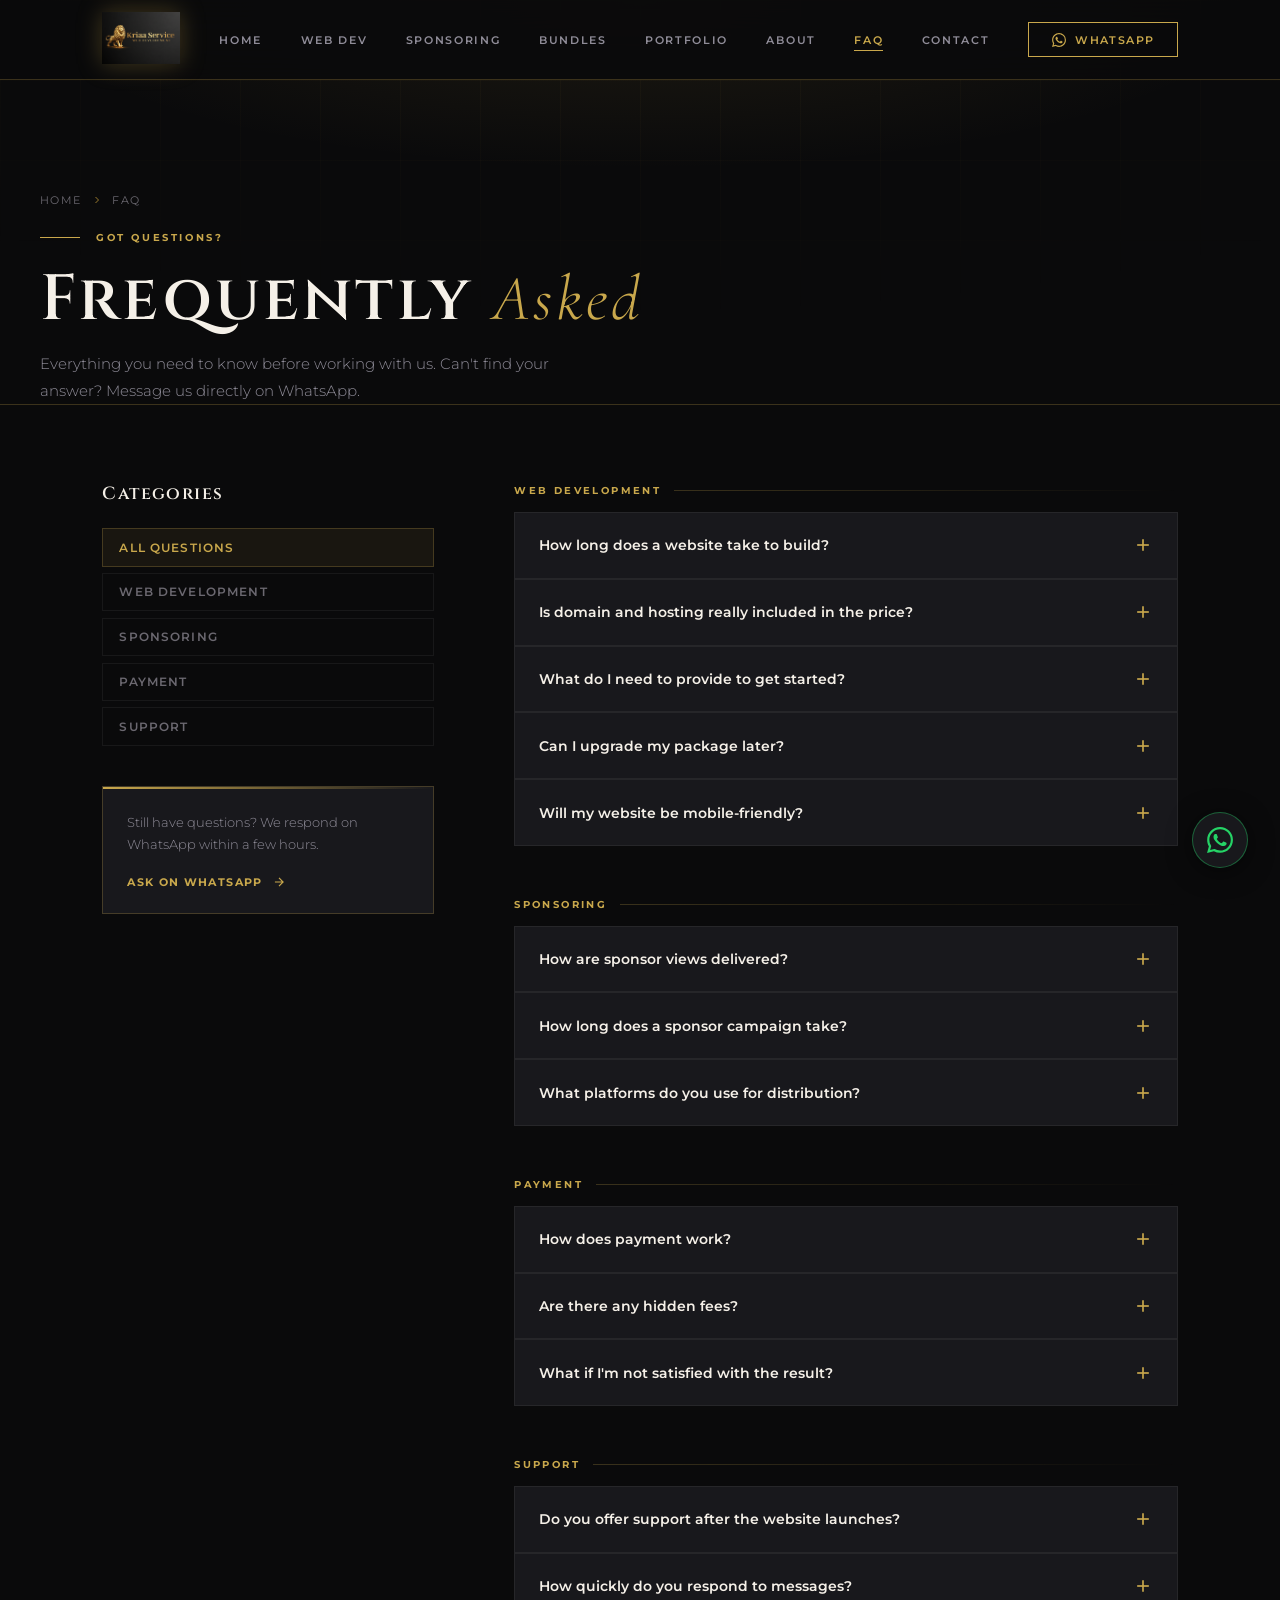
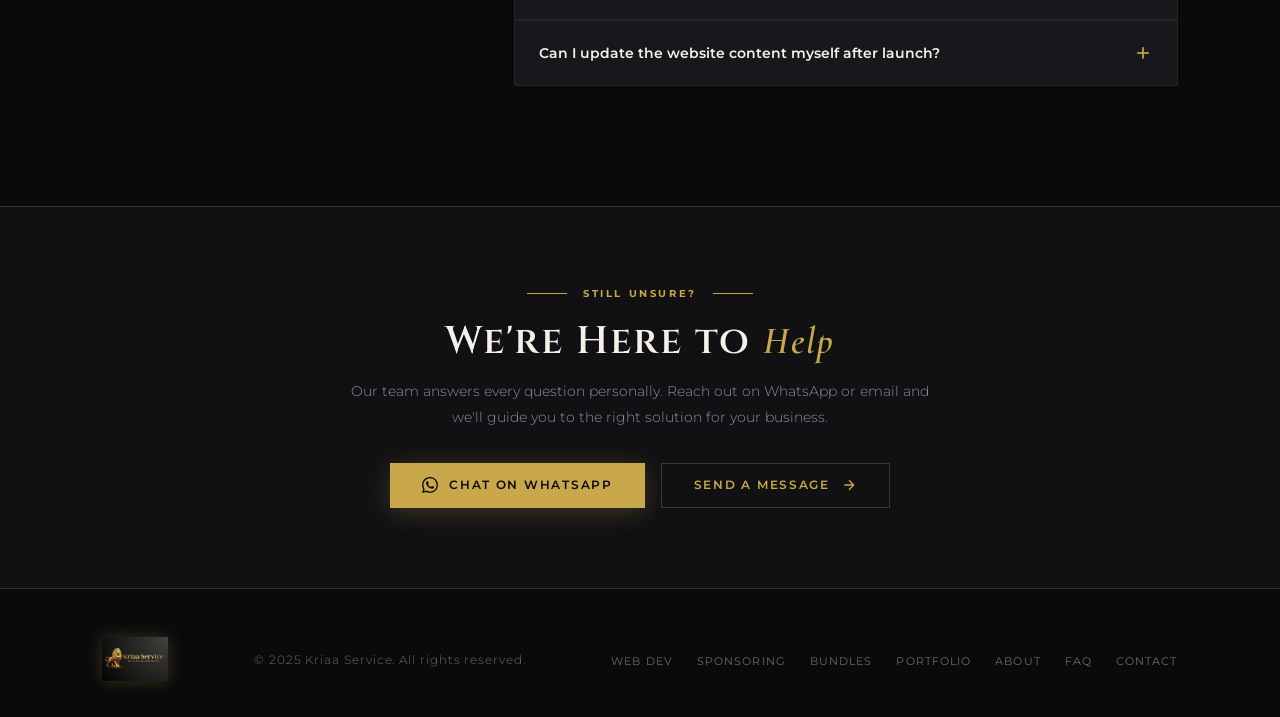
<file: faq.html>
<!DOCTYPE html>
<html lang="en">
<head>
  <meta charset="UTF-8"/><meta name="viewport" content="width=device-width, initial-scale=1.0"/>
  <title>FAQ — Kriaa Service</title>
  <link rel="stylesheet" href="style.css"/>
  <style>
    .page-hero{min-height:45vh;display:flex;align-items:flex-end;padding:calc(var(--nav-h)+60px) var(--section-px) 60px;position:relative;overflow:hidden;border-bottom:1px solid var(--gold-border);}
    .page-hero-bg{position:absolute;inset:0;background:radial-gradient(ellipse 70% 60% at 50% 0%,rgba(201,168,76,.10) 0%,transparent 70%);}
    .page-hero-grid{position:absolute;inset:0;background-image:linear-gradient(rgba(201,168,76,.035) 1px,transparent 1px),linear-gradient(90deg,rgba(201,168,76,.035) 1px,transparent 1px);background-size:80px 80px;mask-image:radial-gradient(ellipse 80% 80% at 50% 0%,black 30%,transparent 100%);}
    .page-hero-inner{position:relative;z-index:1;max-width:var(--max-w);margin:0 auto;width:100%;}
    .breadcrumb{display:flex;align-items:center;gap:.6rem;margin-bottom:1.5rem;}
    .breadcrumb a,.breadcrumb span{font-size:.68rem;color:var(--muted);text-decoration:none;letter-spacing:.12em;text-transform:uppercase;}
    .breadcrumb a:hover{color:var(--gold);}
    .breadcrumb svg{width:12px;height:12px;color:var(--gold-dk);}

    .faq-section{padding:80px var(--section-px);background:var(--black);}
    .faq-section-inner{max-width:var(--max-w);margin:0 auto;display:grid;grid-template-columns:1fr 2fr;gap:5rem;align-items:start;}

    .faq-sidebar{position:sticky;top:calc(var(--nav-h) + 2rem);}
    .faq-sidebar h3{font-family:var(--font-display);font-size:1.1rem;letter-spacing:.08em;color:var(--white);margin-bottom:1.5rem;}
    .faq-cats{display:flex;flex-direction:column;gap:.4rem;}
    .faq-cat{padding:.7rem 1rem;background:transparent;border:1px solid var(--border);color:var(--muted);font-family:var(--font-sans);font-size:.72rem;font-weight:600;letter-spacing:.1em;text-transform:uppercase;cursor:pointer;text-align:left;transition:all .3s;}
    .faq-cat.active,.faq-cat:hover{border-color:var(--gold-border);color:var(--gold);background:var(--gold-faint);}
    .faq-sidebar-cta{margin-top:2.5rem;padding:1.5rem;background:var(--black3);border:1px solid var(--gold-border);position:relative;overflow:hidden;}
    .faq-sidebar-cta::before{content:'';position:absolute;top:0;left:0;right:0;height:2px;background:linear-gradient(90deg,var(--gold),transparent);}
    .faq-sidebar-cta p{font-size:.82rem;color:var(--muted2);line-height:1.7;margin-bottom:1.2rem;}
    .faq-sidebar-cta a{display:flex;align-items:center;gap:.6rem;font-size:.7rem;font-weight:700;letter-spacing:.12em;text-transform:uppercase;color:var(--gold);text-decoration:none;transition:gap .3s;}
    .faq-sidebar-cta a:hover{gap:.9rem;}
    .faq-sidebar-cta a svg{width:14px;height:14px;}

    .faq-list{display:flex;flex-direction:column;gap:.8rem;}
    .faq-group{margin-bottom:2.5rem;}
    .faq-group-label{font-size:.6rem;font-weight:700;letter-spacing:.25em;text-transform:uppercase;color:var(--gold);margin-bottom:1rem;display:flex;align-items:center;gap:.8rem;}
    .faq-group-label::after{content:'';flex:1;height:1px;background:linear-gradient(90deg,var(--gold-border),transparent);}

    .faq-item{background:var(--black3);border:1px solid var(--border);overflow:hidden;transition:border-color .3s;}
    .faq-item.open{border-color:var(--gold-border);}
    .faq-q{width:100%;background:none;border:none;color:var(--white);padding:1.4rem 1.5rem;display:flex;justify-content:space-between;align-items:center;cursor:pointer;font-family:var(--font-sans);font-size:.88rem;font-weight:600;transition:color .2s;text-align:left;gap:1rem;}
    .faq-q:hover{color:var(--gold);}
    .faq-item.open .faq-q{color:var(--gold);}
    .faq-icon{width:20px;height:20px;flex-shrink:0;color:var(--gold);transition:transform .35s;}
    .faq-item.open .faq-icon{transform:rotate(45deg);}
    .faq-a{max-height:0;overflow:hidden;transition:max-height .4s ease;}
    .faq-item.open .faq-a{max-height:400px;}
    .faq-a-inner{padding:0 1.5rem 1.4rem;font-size:.85rem;color:var(--muted2);line-height:1.85;border-top:1px solid var(--border);}
    .faq-a-inner p{padding-top:1rem;}

    .faq-cta-bottom{padding:80px var(--section-px);background:var(--black2);border-top:1px solid var(--gold-border);text-align:center;}
    .faq-cta-bottom-inner{max-width:600px;margin:0 auto;}
    .faq-cta-bottom h2{font-family:var(--font-display);font-size:clamp(1.8rem,3vw,2.5rem);color:var(--white);margin-bottom:1rem;}
    .faq-cta-bottom h2 em{font-family:var(--font-serif);font-style:italic;color:var(--gold);}
    .faq-cta-bottom p{font-size:.9rem;color:var(--muted2);line-height:1.8;margin-bottom:2rem;}
    .faq-cta-actions{display:flex;gap:1rem;justify-content:center;flex-wrap:wrap;}

    @media(max-width:900px){.faq-section-inner{grid-template-columns:1fr;}.faq-sidebar{position:static;}.faq-cats{flex-direction:row;flex-wrap:wrap;}}
  </style>
</head>
<body>
<nav id="nav">
  <a class="nav-logo" href="index.html"><img src="logo.png" alt="Kriaa Service"/></a>
  <ul class="nav-links" id="navLinks">
    <li><a href="index.html">Home</a></li><li><a href="web-development.html">Web Dev</a></li>
    <li><a href="sponsoring.html">Sponsoring</a></li><li><a href="bundles.html">Bundles</a></li>
    <li><a href="portfolio.html">Portfolio</a></li><li><a href="about.html">About</a></li>
    <li><a href="faq.html">FAQ</a></li><li><a href="contact.html">Contact</a></li>
  </ul>
  <a class="nav-cta" href="https://wa.me/96672771" target="_blank">
    <svg viewBox="0 0 24 24" fill="currentColor"><path d="M17.472 14.382c-.297-.149-1.758-.867-2.03-.967-.273-.099-.471-.148-.67.15-.197.297-.767.966-.94 1.164-.173.199-.347.223-.644.075-.297-.15-1.255-.463-2.39-1.475-.883-.788-1.48-1.761-1.653-2.059-.173-.297-.018-.458.13-.606.134-.133.298-.347.446-.52.149-.174.198-.298.298-.497.099-.198.05-.371-.025-.52-.075-.149-.669-1.612-.916-2.207-.242-.579-.487-.5-.669-.51-.173-.008-.371-.01-.57-.01-.198 0-.52.074-.792.372-.272.297-1.04 1.016-1.04 2.479 0 1.462 1.065 2.875 1.213 3.074.149.198 2.096 3.2 5.077 4.487.709.306 1.262.489 1.694.625.712.227 1.36.195 1.871.118.571-.085 1.758-.719 2.006-1.413.248-.694.248-1.289.173-1.413-.074-.124-.272-.198-.57-.347m-5.421 7.403h-.004a9.87 9.87 0 01-5.031-1.378l-.361-.214-3.741.982.998-3.648-.235-.374a9.86 9.86 0 01-1.51-5.26c.001-5.45 4.436-9.884 9.888-9.884 2.64 0 5.122 1.03 6.988 2.898a9.825 9.825 0 012.893 6.994c-.003 5.45-4.437 9.884-9.885 9.884m8.413-18.297A11.815 11.815 0 0012.05 0C5.495 0 .16 5.335.157 11.892c0 2.096.547 4.142 1.588 5.945L.057 24l6.305-1.654a11.882 11.882 0 005.683 1.448h.005c6.554 0 11.89-5.335 11.893-11.893a11.821 11.821 0 00-3.48-8.413z"/></svg>
    WhatsApp
  </a>
  <div class="burger" id="burger"><span></span><span></span><span></span></div>
</nav>

<div class="page-hero">
  <div class="page-hero-bg"></div><div class="page-hero-grid"></div>
  <div class="page-hero-inner reveal">
    <div class="breadcrumb"><a href="index.html">Home</a><svg viewBox="0 0 24 24" fill="none" stroke="currentColor" stroke-width="2"><path d="M9 18l6-6-6-6"/></svg><span>FAQ</span></div>
    <div class="section-eyebrow"><div class="eyebrow-line"></div><span class="eyebrow-text">Got Questions?</span></div>
    <h1 style="font-family:var(--font-display);font-size:clamp(2.5rem,5vw,4.2rem);color:var(--white);margin-bottom:1rem;">Frequently <em style="font-family:var(--font-serif);font-style:italic;color:var(--gold);font-weight:300;">Asked</em></h1>
    <p style="max-width:520px;color:var(--muted2);line-height:1.8;">Everything you need to know before working with us. Can't find your answer? Message us directly on WhatsApp.</p>
  </div>
</div>

<section class="faq-section">
  <div class="faq-section-inner inner">
    <!-- SIDEBAR -->
    <div class="faq-sidebar reveal-left">
      <h3>Categories</h3>
      <div class="faq-cats">
        <button class="faq-cat active">All Questions</button>
        <button class="faq-cat">Web Development</button>
        <button class="faq-cat">Sponsoring</button>
        <button class="faq-cat">Payment</button>
        <button class="faq-cat">Support</button>
      </div>
      <div class="faq-sidebar-cta">
        <p>Still have questions? We respond on WhatsApp within a few hours.</p>
        <a href="https://wa.me/96672771?text=Hi Kriaa Service! I have a question." target="_blank">
          Ask on WhatsApp
          <svg viewBox="0 0 24 24" fill="none" stroke="currentColor" stroke-width="2"><path d="M5 12h14M12 5l7 7-7 7"/></svg>
        </a>
      </div>
    </div>

    <!-- FAQ LIST -->
    <div class="faq-list reveal-right">

      <!-- WEB DEV GROUP -->
      <div class="faq-group">
        <div class="faq-group-label">Web Development</div>

        <div class="faq-item">
          <button class="faq-q">
            How long does a website take to build?
            <svg class="faq-icon" viewBox="0 0 24 24" fill="none" stroke="currentColor" stroke-width="2"><line x1="12" y1="5" x2="12" y2="19"/><line x1="5" y1="12" x2="19" y2="12"/></svg>
          </button>
          <div class="faq-a"><div class="faq-a-inner"><p>Timelines depend on the package: Starter Pack (1 page) typically takes 2–5 days. Business Pack (3–6 pages) takes 7–14 days. Pro Pack (6–9 pages with advanced features) takes 14–21 days. These timelines assume prompt feedback and content from your side. We send a detailed project timeline on day one.</p></div></div>
        </div>

        <div class="faq-item">
          <button class="faq-q">
            Is domain and hosting really included in the price?
            <svg class="faq-icon" viewBox="0 0 24 24" fill="none" stroke="currentColor" stroke-width="2"><line x1="12" y1="5" x2="12" y2="19"/><line x1="5" y1="12" x2="19" y2="12"/></svg>
          </button>
          <div class="faq-a"><div class="faq-a-inner"><p>Yes — all web development packages include domain registration and 1 year of hosting at no extra cost. After the first year, hosting renewal is at standard market rates (approximately 50–100dt per year depending on the plan). We'll notify you 30 days before renewal.</p></div></div>
        </div>

        <div class="faq-item">
          <button class="faq-q">
            What do I need to provide to get started?
            <svg class="faq-icon" viewBox="0 0 24 24" fill="none" stroke="currentColor" stroke-width="2"><line x1="12" y1="5" x2="12" y2="19"/><line x1="5" y1="12" x2="19" y2="12"/></svg>
          </button>
          <div class="faq-a"><div class="faq-a-inner"><p>To get started, we need: your logo (or we can help create one), a brief description of your business and services, your brand colors and any visual references you like, and any specific content you want on the site (text, photos, etc.). We handle everything else — structure, design, images, and all technical setup.</p></div></div>
        </div>

        <div class="faq-item">
          <button class="faq-q">
            Can I upgrade my package later?
            <svg class="faq-icon" viewBox="0 0 24 24" fill="none" stroke="currentColor" stroke-width="2"><line x1="12" y1="5" x2="12" y2="19"/><line x1="5" y1="12" x2="19" y2="12"/></svg>
          </button>
          <div class="faq-a"><div class="faq-a-inner"><p>Absolutely. Many clients start with the Starter Pack to launch quickly, then upgrade to Business or Pro as their business grows. Existing clients receive a preferential upgrade rate — you only pay the difference plus a small migration and restructuring fee. Contact us anytime to discuss an upgrade.</p></div></div>
        </div>

        <div class="faq-item">
          <button class="faq-q">
            Will my website be mobile-friendly?
            <svg class="faq-icon" viewBox="0 0 24 24" fill="none" stroke="currentColor" stroke-width="2"><line x1="12" y1="5" x2="12" y2="19"/><line x1="5" y1="12" x2="19" y2="12"/></svg>
          </button>
          <div class="faq-a"><div class="faq-a-inner"><p>Yes, every website we build is fully responsive across all devices — desktop, tablet, and mobile. Mobile performance is a priority, not an afterthought. We test on multiple screen sizes before delivery.</p></div></div>
        </div>
      </div>

      <!-- SPONSORING GROUP -->
      <div class="faq-group">
        <div class="faq-group-label">Sponsoring</div>

        <div class="faq-item">
          <button class="faq-q">
            How are sponsor views delivered?
            <svg class="faq-icon" viewBox="0 0 24 24" fill="none" stroke="currentColor" stroke-width="2"><line x1="12" y1="5" x2="12" y2="19"/><line x1="5" y1="12" x2="19" y2="12"/></svg>
          </button>
          <div class="faq-a"><div class="faq-a-inner"><p>We create and distribute content across relevant social platforms targeting your specific audience demographic. All views are from real, engaged users — not bots. You receive live progress updates during the campaign and a full delivery report at the end including view counts, reach, and engagement metrics.</p></div></div>
        </div>

        <div class="faq-item">
          <button class="faq-q">
            How long does a sponsor campaign take?
            <svg class="faq-icon" viewBox="0 0 24 24" fill="none" stroke="currentColor" stroke-width="2"><line x1="12" y1="5" x2="12" y2="19"/><line x1="5" y1="12" x2="19" y2="12"/></svg>
          </button>
          <div class="faq-a"><div class="faq-a-inner"><p>Starter Boost (30K–60K views): 7–10 days from campaign launch. Growth Boost (60K–120K views): 10–15 days. Custom enterprise campaigns vary based on scope. We begin content preparation within 1–2 days of order confirmation and payment.</p></div></div>
        </div>

        <div class="faq-item">
          <button class="faq-q">
            What platforms do you use for distribution?
            <svg class="faq-icon" viewBox="0 0 24 24" fill="none" stroke="currentColor" stroke-width="2"><line x1="12" y1="5" x2="12" y2="19"/><line x1="5" y1="12" x2="19" y2="12"/></svg>
          </button>
          <div class="faq-a"><div class="faq-a-inner"><p>Distribution is tailored to where your target audience is most active. We typically use a combination of social media platforms popular in your target market. During onboarding, we discuss your audience and select the best channels for your campaign goals.</p></div></div>
        </div>
      </div>

      <!-- PAYMENT GROUP -->
      <div class="faq-group">
        <div class="faq-group-label">Payment</div>

        <div class="faq-item">
          <button class="faq-q">
            How does payment work?
            <svg class="faq-icon" viewBox="0 0 24 24" fill="none" stroke="currentColor" stroke-width="2"><line x1="12" y1="5" x2="12" y2="19"/><line x1="5" y1="12" x2="19" y2="12"/></svg>
          </button>
          <div class="faq-a"><div class="faq-a-inner"><p>We require 50% upfront to begin work and 50% upon delivery. This applies to all web development packages. For sponsor campaigns, full payment is required upfront before the campaign launches. For bundles, the same 50/50 structure applies. Payment is accepted via bank transfer or cash.</p></div></div>
        </div>

        <div class="faq-item">
          <button class="faq-q">
            Are there any hidden fees?
            <svg class="faq-icon" viewBox="0 0 24 24" fill="none" stroke="currentColor" stroke-width="2"><line x1="12" y1="5" x2="12" y2="19"/><line x1="5" y1="12" x2="19" y2="12"/></svg>
          </button>
          <div class="faq-a"><div class="faq-a-inner"><p>No. The price you see is the price you pay. The only additional cost after the first year is hosting renewal (approximately 50–100dt/year, standard market rate). We discuss all costs upfront before any work begins — no surprises, ever.</p></div></div>
        </div>

        <div class="faq-item">
          <button class="faq-q">
            What if I'm not satisfied with the result?
            <svg class="faq-icon" viewBox="0 0 24 24" fill="none" stroke="currentColor" stroke-width="2"><line x1="12" y1="5" x2="12" y2="19"/><line x1="5" y1="12" x2="19" y2="12"/></svg>
          </button>
          <div class="faq-a"><div class="faq-a-inner"><p>We work collaboratively throughout the project with regular check-ins and revisions. If you're not satisfied at delivery, we revise until you are — this is included in the price. We don't release the final 50% until you've approved the work. Our 100% client satisfaction rate reflects our commitment to getting it right.</p></div></div>
        </div>
      </div>

      <!-- SUPPORT GROUP -->
      <div class="faq-group">
        <div class="faq-group-label">Support</div>

        <div class="faq-item">
          <button class="faq-q">
            Do you offer support after the website launches?
            <svg class="faq-icon" viewBox="0 0 24 24" fill="none" stroke="currentColor" stroke-width="2"><line x1="12" y1="5" x2="12" y2="19"/><line x1="5" y1="12" x2="19" y2="12"/></svg>
          </button>
          <div class="faq-a"><div class="faq-a-inner"><p>Yes. Business Pack includes 1 month of post-launch support. Pro Pack includes 2 months. Starter Pack clients receive 2 weeks of free support. Bundle clients receive FREE 30-day post-launch support. After the included support period, we offer affordable monthly maintenance plans — ask us for details.</p></div></div>
        </div>

        <div class="faq-item">
          <button class="faq-q">
            How quickly do you respond to messages?
            <svg class="faq-icon" viewBox="0 0 24 24" fill="none" stroke="currentColor" stroke-width="2"><line x1="12" y1="5" x2="12" y2="19"/><line x1="5" y1="12" x2="19" y2="12"/></svg>
          </button>
          <div class="faq-a"><div class="faq-a-inner"><p>Our average response time is under 24 hours, and for active clients it's typically within a few hours during working hours. The fastest way to reach us is always WhatsApp. For new project inquiries, we aim to respond the same day.</p></div></div>
        </div>

        <div class="faq-item">
          <button class="faq-q">
            Can I update the website content myself after launch?
            <svg class="faq-icon" viewBox="0 0 24 24" fill="none" stroke="currentColor" stroke-width="2"><line x1="12" y1="5" x2="12" y2="19"/><line x1="5" y1="12" x2="19" y2="12"/></svg>
          </button>
          <div class="faq-a"><div class="faq-a-inner"><p>It depends on the package. Business and Pro pack websites include admin dashboards that allow you to manage content, products, and orders independently. For Starter pack sites, content updates are handled by us — minor text and image changes are included during the support period at no extra charge.</p></div></div>
        </div>
      </div>

    </div><!-- /faq-list -->
  </div>
</section>

<!-- CTA -->
<section class="faq-cta-bottom">
  <div class="faq-cta-bottom-inner reveal">
    <div class="section-eyebrow" style="justify-content:center;"><div class="eyebrow-line"></div><span class="eyebrow-text">Still Unsure?</span><div class="eyebrow-line" style="transform:rotate(180deg)"></div></div>
    <h2>We're Here to <em>Help</em></h2>
    <p>Our team answers every question personally. Reach out on WhatsApp or email and we'll guide you to the right solution for your business.</p>
    <div class="faq-cta-actions">
      <a href="https://wa.me/96672771?text=Hi Kriaa Service! I have a question about your services." target="_blank" class="btn btn-gold">
        <svg viewBox="0 0 24 24" fill="currentColor" style="width:16px;height:16px;"><path d="M17.472 14.382c-.297-.149-1.758-.867-2.03-.967-.273-.099-.471-.148-.67.15-.197.297-.767.966-.94 1.164-.173.199-.347.223-.644.075-.297-.15-1.255-.463-2.39-1.475-.883-.788-1.48-1.761-1.653-2.059-.173-.297-.018-.458.13-.606.134-.133.298-.347.446-.52.149-.174.198-.298.298-.497.099-.198.05-.371-.025-.52-.075-.149-.669-1.612-.916-2.207-.242-.579-.487-.5-.669-.51-.173-.008-.371-.01-.57-.01-.198 0-.52.074-.792.372-.272.297-1.04 1.016-1.04 2.479 0 1.462 1.065 2.875 1.213 3.074.149.198 2.096 3.2 5.077 4.487.709.306 1.262.489 1.694.625.712.227 1.36.195 1.871.118.571-.085 1.758-.719 2.006-1.413.248-.694.248-1.289.173-1.413-.074-.124-.272-.198-.57-.347m-5.421 7.403h-.004a9.87 9.87 0 01-5.031-1.378l-.361-.214-3.741.982.998-3.648-.235-.374a9.86 9.86 0 01-1.51-5.26c.001-5.45 4.436-9.884 9.888-9.884 2.64 0 5.122 1.03 6.988 2.898a9.825 9.825 0 012.893 6.994c-.003 5.45-4.437 9.884-9.885 9.884m8.413-18.297A11.815 11.815 0 0012.05 0C5.495 0 .16 5.335.157 11.892c0 2.096.547 4.142 1.588 5.945L.057 24l6.305-1.654a11.882 11.882 0 005.683 1.448h.005c6.554 0 11.89-5.335 11.893-11.893a11.821 11.821 0 00-3.48-8.413z"/></svg>
        Chat on WhatsApp
      </a>
      <a href="contact.html" class="btn btn-outline-gold">Send a Message <svg viewBox="0 0 24 24" fill="none" stroke="currentColor" stroke-width="2" style="width:16px;height:16px;"><path d="M5 12h14M12 5l7 7-7 7"/></svg></a>
    </div>
  </div>
</section>

<footer id="footer">
  <div class="footer-inner">
    <a class="footer-logo" href="index.html"><img src="logo.png" alt="Kriaa Service"/></a>
    <p class="footer-copy">© 2025 Kriaa Service. All rights reserved.</p>
    <div class="footer-links">
      <a href="web-development.html">Web Dev</a><a href="sponsoring.html">Sponsoring</a>
      <a href="bundles.html">Bundles</a><a href="portfolio.html">Portfolio</a>
      <a href="about.html">About</a><a href="faq.html">FAQ</a><a href="contact.html">Contact</a>
    </div>
  </div>
</footer>
<a class="wa-float" href="https://wa.me/96672771" target="_blank">
  <svg viewBox="0 0 24 24" fill="#25D366"><path d="M17.472 14.382c-.297-.149-1.758-.867-2.03-.967-.273-.099-.471-.148-.67.15-.197.297-.767.966-.94 1.164-.173.199-.347.223-.644.075-.297-.15-1.255-.463-2.39-1.475-.883-.788-1.48-1.761-1.653-2.059-.173-.297-.018-.458.13-.606.134-.133.298-.347.446-.52.149-.174.198-.298.298-.497.099-.198.05-.371-.025-.52-.075-.149-.669-1.612-.916-2.207-.242-.579-.487-.5-.669-.51-.173-.008-.371-.01-.57-.01-.198 0-.52.074-.792.372-.272.297-1.04 1.016-1.04 2.479 0 1.462 1.065 2.875 1.213 3.074.149.198 2.096 3.2 5.077 4.487.709.306 1.262.489 1.694.625.712.227 1.36.195 1.871.118.571-.085 1.758-.719 2.006-1.413.248-.694.248-1.289.173-1.413-.074-.124-.272-.198-.57-.347m-5.421 7.403h-.004a9.87 9.87 0 01-5.031-1.378l-.361-.214-3.741.982.998-3.648-.235-.374a9.86 9.86 0 01-1.51-5.26c.001-5.45 4.436-9.884 9.888-9.884 2.64 0 5.122 1.03 6.988 2.898a9.825 9.825 0 012.893 6.994c-.003 5.45-4.437 9.884-9.885 9.884m8.413-18.297A11.815 11.815 0 0012.05 0C5.495 0 .16 5.335.157 11.892c0 2.096.547 4.142 1.588 5.945L.057 24l6.305-1.654a11.882 11.882 0 005.683 1.448h.005c6.554 0 11.89-5.335 11.893-11.893a11.821 11.821 0 00-3.48-8.413z"/></svg>
</a>
<script src="main.js"></script>
</body>
</html>
</file>
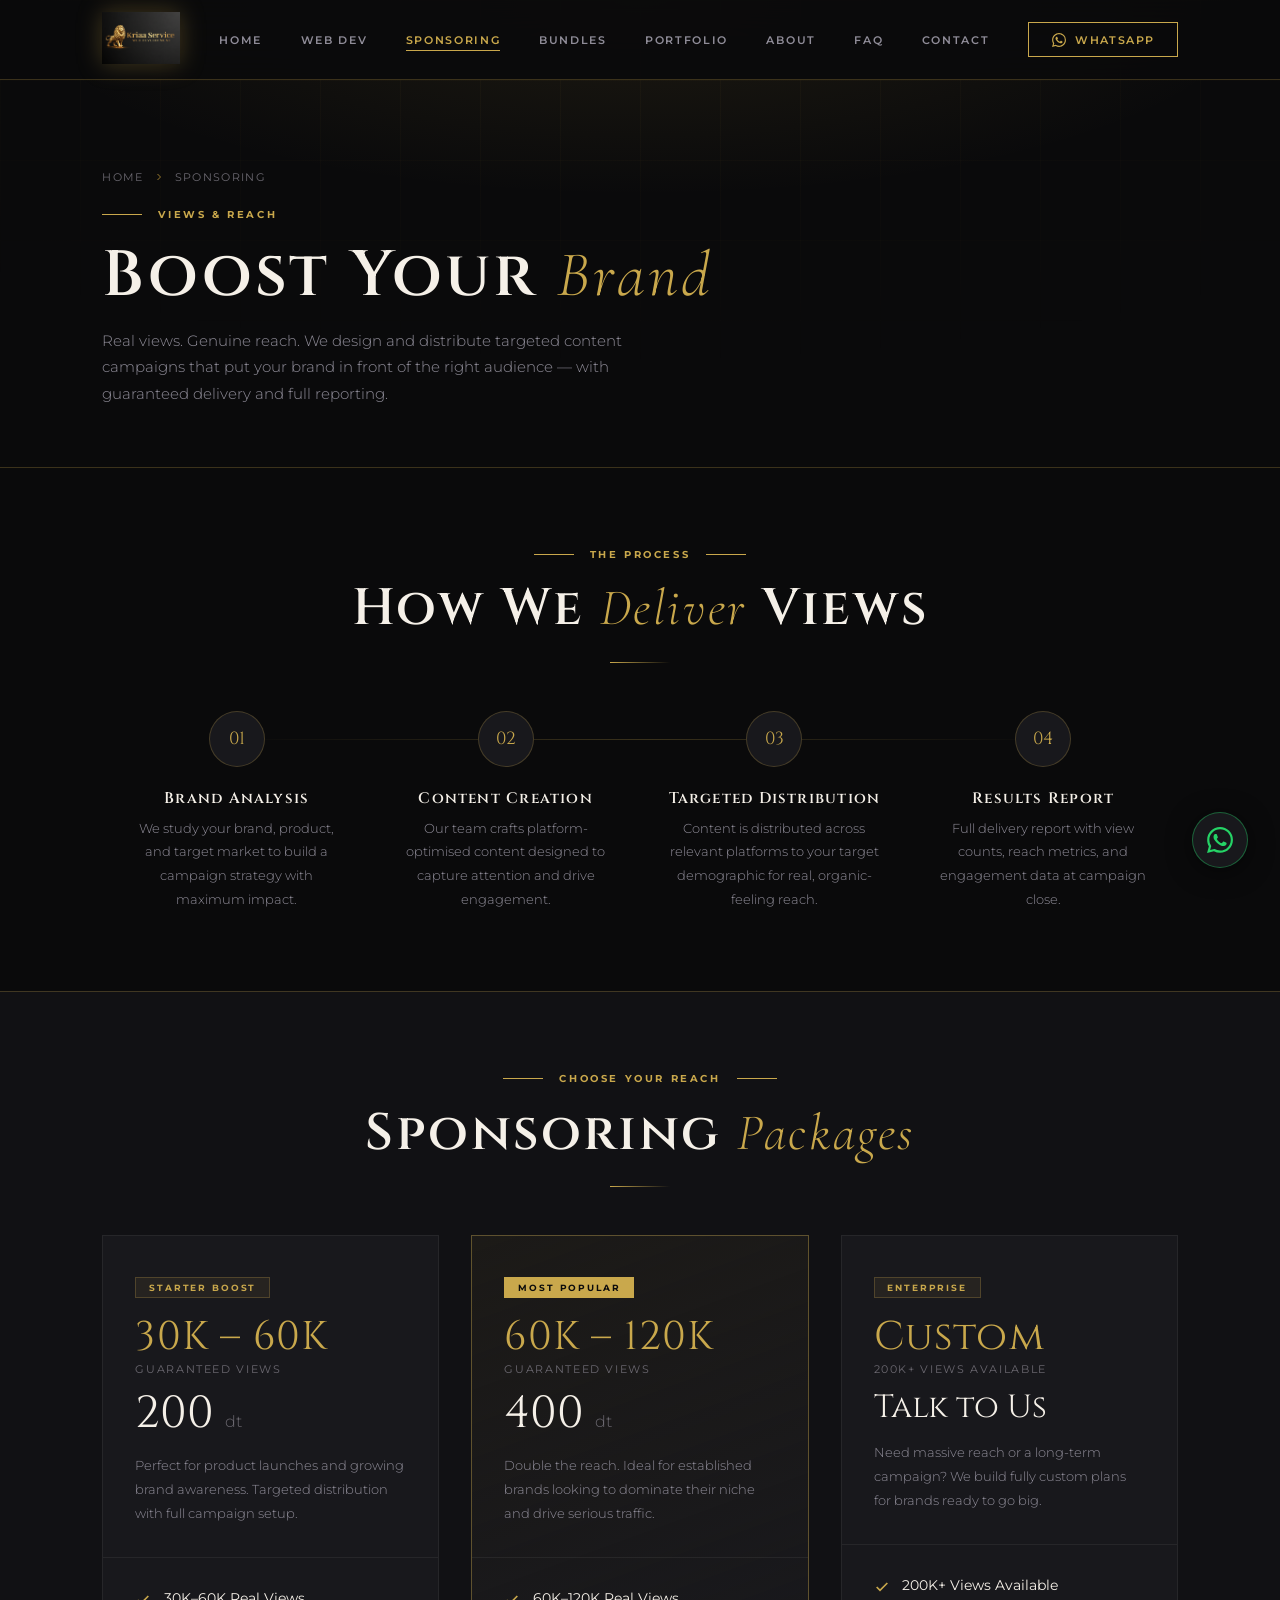
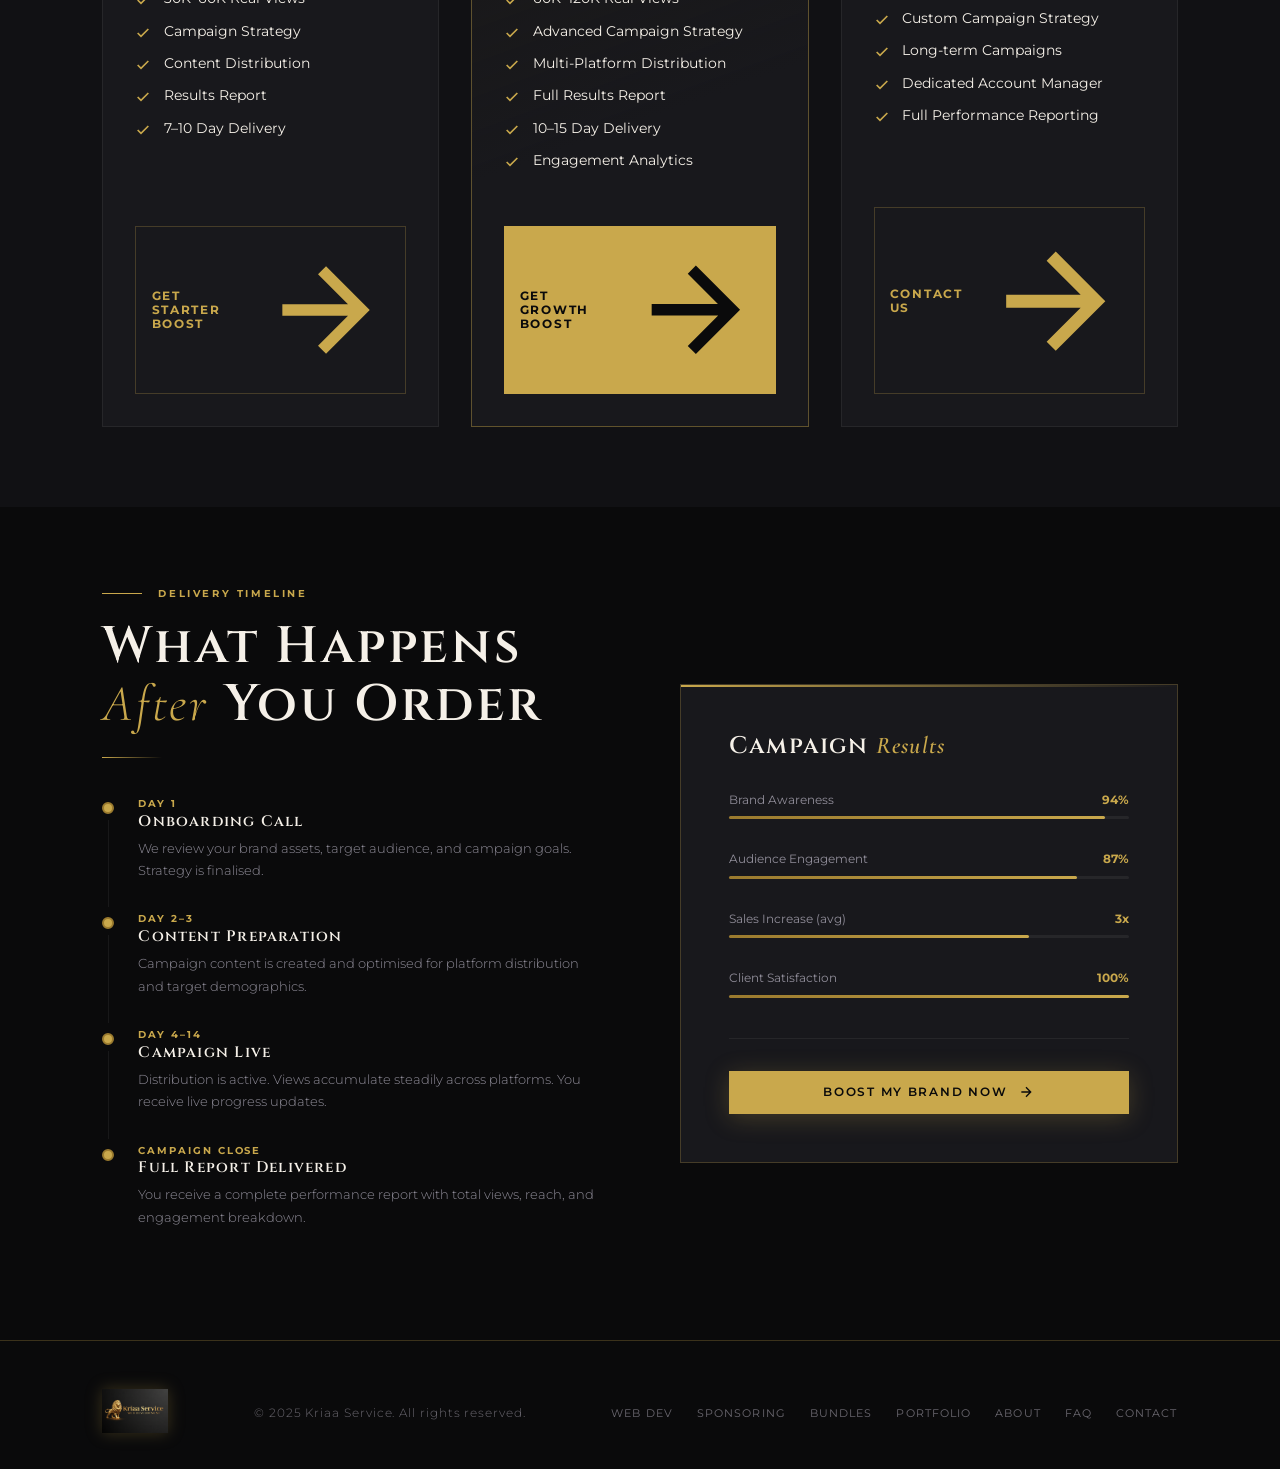
<file: sponsoring.html>
<!DOCTYPE html>
<html lang="en">
<head>
  <meta charset="UTF-8"/>
  <meta name="viewport" content="width=device-width, initial-scale=1.0"/>
  <title>Sponsoring — Kriaa Service</title>
  <link rel="stylesheet" href="style.css"/>
  <style>
    .page-hero { min-height:52vh;display:flex;align-items:flex-end;padding:calc(var(--nav-h) + 60px) var(--section-px) 60px;position:relative;overflow:hidden;border-bottom:1px solid var(--gold-border); }
    .page-hero-bg { position:absolute;inset:0;background:radial-gradient(ellipse 70% 60% at 50% 0%,rgba(201,168,76,0.10) 0%,transparent 70%); }
    .page-hero-grid { position:absolute;inset:0;background-image:linear-gradient(rgba(201,168,76,0.035) 1px,transparent 1px),linear-gradient(90deg,rgba(201,168,76,0.035) 1px,transparent 1px);background-size:80px 80px;mask-image:radial-gradient(ellipse 80% 80% at 50% 0%,black 30%,transparent 100%); }
    .page-hero-inner { position:relative;z-index:1;max-width:var(--max-w);margin:0 auto;width:100%; }
    .breadcrumb { display:flex;align-items:center;gap:0.6rem;margin-bottom:1.5rem; }
    .breadcrumb a,.breadcrumb span { font-size:0.68rem;color:var(--muted);text-decoration:none;letter-spacing:0.12em;text-transform:uppercase; }
    .breadcrumb a:hover { color:var(--gold); }
    .breadcrumb svg { width:12px;height:12px;color:var(--gold-dk); }

    /* HOW SECTION */
    .how-section { padding:80px var(--section-px);background:var(--black); }
    .how-inner { max-width:var(--max-w);margin:0 auto; }
    .how-steps { display:grid;grid-template-columns:repeat(4,1fr);gap:0;margin-top:3rem;position:relative; }
    .how-steps::before { content:'';position:absolute;top:28px;left:12.5%;right:12.5%;height:1px;background:linear-gradient(90deg,transparent,var(--gold-border),transparent);z-index:0; }
    .how-step { text-align:center;padding:0 1.5rem;position:relative;z-index:1; }
    .how-step-num {
      width:56px;height:56px;border-radius:50%;
      background:var(--black3);border:1px solid var(--gold-border);
      display:flex;align-items:center;justify-content:center;
      margin:0 auto 1.5rem;
      font-family:var(--font-display);font-size:1.1rem;color:var(--gold);
      transition:background 0.3s,box-shadow 0.3s;
    }
    .how-step:hover .how-step-num { background:var(--gold-faint);box-shadow:0 0 24px rgba(201,168,76,0.2); }
    .how-step h4 { font-family:var(--font-display);font-size:0.95rem;letter-spacing:0.08em;color:var(--white);margin-bottom:0.6rem; }
    .how-step p { font-size:0.82rem;color:var(--muted2);line-height:1.8; }

    /* PACKAGES */
    .sponsor-packs { padding:80px var(--section-px);background:var(--black2);border-top:1px solid var(--gold-border); }
    .sponsor-inner { max-width:var(--max-w);margin:0 auto; }
    .sponsor-grid { display:grid;grid-template-columns:repeat(3,1fr);gap:2rem;margin-top:3rem; }
    .sponsor-card {
      background:var(--black3);border:1px solid var(--border);
      position:relative;overflow:hidden;
      transition:transform 0.4s,box-shadow 0.4s,border-color 0.4s;
      display:flex;flex-direction:column;
    }
    .sponsor-card:hover { transform:translateY(-8px);box-shadow:0 32px 80px rgba(0,0,0,0.6);border-color:var(--gold-border); }
    .sponsor-card.featured { border-color:rgba(201,168,76,0.4);background:linear-gradient(160deg,rgba(201,168,76,0.06),var(--black3) 60%); }
    .sponsor-card-top { padding:2.5rem 2rem 2rem;border-bottom:1px solid var(--border); }
    .sponsor-badge { display:inline-block;padding:0.25rem 0.8rem;background:var(--gold-faint);border:1px solid var(--gold-border);font-size:0.58rem;font-weight:700;letter-spacing:0.2em;text-transform:uppercase;color:var(--gold);margin-bottom:1.2rem; }
    .sponsor-badge.pop { background:var(--gold);color:var(--black);border-color:var(--gold); }
    .sponsor-views { font-family:var(--font-display);font-size:2.5rem;color:var(--gold);letter-spacing:0.03em;margin-bottom:0.3rem;line-height:1; }
    .sponsor-label { font-size:0.68rem;color:var(--muted);letter-spacing:0.15em;text-transform:uppercase;margin-bottom:1rem; }
    .sponsor-price { font-family:var(--font-display);font-size:2.8rem;color:var(--white);line-height:1; }
    .sponsor-price small { font-size:1rem;color:var(--muted);font-family:var(--font-sans);font-weight:300; }
    .sponsor-desc { font-size:0.84rem;color:var(--muted2);line-height:1.8;margin-top:1rem; }
    .sponsor-card-features { padding:2rem;flex:1; }
    .sponsor-card-features ul { list-style:none;display:flex;flex-direction:column;gap:0.9rem; }
    .sponsor-card-features li { display:flex;align-items:flex-start;gap:0.8rem;font-size:0.85rem;color:var(--white); }
    .sponsor-card-features li svg { width:16px;height:16px;flex-shrink:0;margin-top:2px;color:var(--gold); }
    .sponsor-card-footer { padding:1.5rem 2rem 2rem; }
    .btn-sponsor { display:flex;align-items:center;justify-content:center;gap:0.7rem;width:100%;padding:0.95rem;font-family:var(--font-sans);font-size:0.72rem;font-weight:700;letter-spacing:0.15em;text-transform:uppercase;text-decoration:none;transition:all 0.3s; }
    .btn-sp-outline { background:transparent;color:var(--gold);border:1px solid var(--gold-border); }
    .btn-sp-outline:hover { background:var(--gold-faint);border-color:var(--gold); }
    .btn-sp-fill { background:var(--gold);color:var(--black); }
    .btn-sp-fill:hover { background:var(--gold-lt);box-shadow:0 8px 32px rgba(201,168,76,0.4); }

    /* DELIVERY */
    .delivery-section { padding:80px var(--section-px);background:var(--black); }
    .delivery-inner { max-width:var(--max-w);margin:0 auto;display:grid;grid-template-columns:1fr 1fr;gap:5rem;align-items:center; }
    .delivery-timeline { display:flex;flex-direction:column;gap:0; }
    .tl-item { display:flex;gap:1.5rem; }
    .tl-left { display:flex;flex-direction:column;align-items:center; }
    .tl-dot { width:12px;height:12px;border-radius:50%;background:var(--gold);border:2px solid var(--gold-dk);flex-shrink:0;margin-top:4px; }
    .tl-line { flex:1;width:1px;background:var(--border);margin:6px 0; min-height:40px; }
    .tl-item:last-child .tl-line { display:none; }
    .tl-content { padding-bottom:2rem; }
    .tl-day { font-size:0.6rem;font-weight:700;letter-spacing:0.2em;text-transform:uppercase;color:var(--gold);margin-bottom:0.3rem; }
    .tl-content h4 { font-family:var(--font-display);font-size:0.95rem;letter-spacing:0.08em;color:var(--white);margin-bottom:0.4rem; }
    .tl-content p { font-size:0.82rem;color:var(--muted2);line-height:1.7; }

    @media (max-width:900px) { .how-steps{grid-template-columns:repeat(2,1fr);}.how-steps::before{display:none;} .sponsor-grid{grid-template-columns:1fr;} .delivery-inner{grid-template-columns:1fr;} }
  </style>
</head>
<body>
<nav id="nav">
  <a class="nav-logo" href="index.html"><img src="logo.png" alt="Kriaa Service"/></a>
  <ul class="nav-links" id="navLinks">
    <li><a href="index.html">Home</a></li><li><a href="web-development.html">Web Dev</a></li>
    <li><a href="sponsoring.html">Sponsoring</a></li><li><a href="bundles.html">Bundles</a></li>
    <li><a href="portfolio.html">Portfolio</a></li><li><a href="about.html">About</a></li>
    <li><a href="faq.html">FAQ</a></li><li><a href="contact.html">Contact</a></li>
  </ul>
  <a class="nav-cta" href="https://wa.me/96672771" target="_blank">
    <svg viewBox="0 0 24 24" fill="currentColor"><path d="M17.472 14.382c-.297-.149-1.758-.867-2.03-.967-.273-.099-.471-.148-.67.15-.197.297-.767.966-.94 1.164-.173.199-.347.223-.644.075-.297-.15-1.255-.463-2.39-1.475-.883-.788-1.48-1.761-1.653-2.059-.173-.297-.018-.458.13-.606.134-.133.298-.347.446-.52.149-.174.198-.298.298-.497.099-.198.05-.371-.025-.52-.075-.149-.669-1.612-.916-2.207-.242-.579-.487-.5-.669-.51-.173-.008-.371-.01-.57-.01-.198 0-.52.074-.792.372-.272.297-1.04 1.016-1.04 2.479 0 1.462 1.065 2.875 1.213 3.074.149.198 2.096 3.2 5.077 4.487.709.306 1.262.489 1.694.625.712.227 1.36.195 1.871.118.571-.085 1.758-.719 2.006-1.413.248-.694.248-1.289.173-1.413-.074-.124-.272-.198-.57-.347m-5.421 7.403h-.004a9.87 9.87 0 01-5.031-1.378l-.361-.214-3.741.982.998-3.648-.235-.374a9.86 9.86 0 01-1.51-5.26c.001-5.45 4.436-9.884 9.888-9.884 2.64 0 5.122 1.03 6.988 2.898a9.825 9.825 0 012.893 6.994c-.003 5.45-4.437 9.884-9.885 9.884m8.413-18.297A11.815 11.815 0 0012.05 0C5.495 0 .16 5.335.157 11.892c0 2.096.547 4.142 1.588 5.945L.057 24l6.305-1.654a11.882 11.882 0 005.683 1.448h.005c6.554 0 11.89-5.335 11.893-11.893a11.821 11.821 0 00-3.48-8.413z"/></svg>
    WhatsApp
  </a>
  <div class="burger" id="burger"><span></span><span></span><span></span></div>
</nav>

<div class="page-hero">
  <div class="page-hero-bg"></div><div class="page-hero-grid"></div>
  <div class="page-hero-inner reveal">
    <div class="breadcrumb">
      <a href="index.html">Home</a>
      <svg viewBox="0 0 24 24" fill="none" stroke="currentColor" stroke-width="2"><path d="M9 18l6-6-6-6"/></svg>
      <span>Sponsoring</span>
    </div>
    <div class="section-eyebrow"><div class="eyebrow-line"></div><span class="eyebrow-text">Views &amp; Reach</span></div>
    <h1 style="font-family:var(--font-display);font-size:clamp(2.5rem,5vw,4.2rem);color:var(--white);margin-bottom:1rem;">Boost Your <em style="font-family:var(--font-serif);font-style:italic;color:var(--gold);font-weight:300;">Brand</em></h1>
    <p style="max-width:520px;color:var(--muted2);line-height:1.8;">Real views. Genuine reach. We design and distribute targeted content campaigns that put your brand in front of the right audience — with guaranteed delivery and full reporting.</p>
  </div>
</div>

<!-- HOW IT WORKS -->
<section class="how-section">
  <div class="how-inner">
    <div class="reveal" style="text-align:center;">
      <div class="section-eyebrow" style="justify-content:center;"><div class="eyebrow-line"></div><span class="eyebrow-text">The Process</span><div class="eyebrow-line" style="transform:rotate(180deg)"></div></div>
      <h2 class="section-title">How We <em>Deliver</em> Views</h2>
      <div class="section-divider center"></div>
    </div>
    <div class="how-steps reveal">
      <div class="how-step" data-delay="0">
        <div class="how-step-num">01</div>
        <h4>Brand Analysis</h4>
        <p>We study your brand, product, and target market to build a campaign strategy with maximum impact.</p>
      </div>
      <div class="how-step" data-delay="150">
        <div class="how-step-num">02</div>
        <h4>Content Creation</h4>
        <p>Our team crafts platform-optimised content designed to capture attention and drive engagement.</p>
      </div>
      <div class="how-step" data-delay="300">
        <div class="how-step-num">03</div>
        <h4>Targeted Distribution</h4>
        <p>Content is distributed across relevant platforms to your target demographic for real, organic-feeling reach.</p>
      </div>
      <div class="how-step" data-delay="450">
        <div class="how-step-num">04</div>
        <h4>Results Report</h4>
        <p>Full delivery report with view counts, reach metrics, and engagement data at campaign close.</p>
      </div>
    </div>
  </div>
</section>

<!-- PACKAGES -->
<section class="sponsor-packs">
  <div class="sponsor-inner">
    <div class="reveal" style="text-align:center;">
      <div class="section-eyebrow" style="justify-content:center;"><div class="eyebrow-line"></div><span class="eyebrow-text">Choose Your Reach</span><div class="eyebrow-line" style="transform:rotate(180deg)"></div></div>
      <h2 class="section-title">Sponsoring <em>Packages</em></h2>
      <div class="section-divider center"></div>
    </div>
    <div class="sponsor-grid">
      <div class="sponsor-card reveal" data-delay="0">
        <div class="sponsor-card-top">
          <div class="sponsor-badge">Starter Boost</div>
          <div class="sponsor-views">30K – 60K</div>
          <div class="sponsor-label">Guaranteed Views</div>
          <div class="sponsor-price">200 <small>dt</small></div>
          <p class="sponsor-desc">Perfect for product launches and growing brand awareness. Targeted distribution with full campaign setup.</p>
        </div>
        <div class="sponsor-card-features">
          <ul>
            <li><svg viewBox="0 0 24 24" fill="none" stroke="currentColor" stroke-width="2.5"><polyline points="20 6 9 17 4 12"/></svg> 30K–60K Real Views</li>
            <li><svg viewBox="0 0 24 24" fill="none" stroke="currentColor" stroke-width="2.5"><polyline points="20 6 9 17 4 12"/></svg> Campaign Strategy</li>
            <li><svg viewBox="0 0 24 24" fill="none" stroke="currentColor" stroke-width="2.5"><polyline points="20 6 9 17 4 12"/></svg> Content Distribution</li>
            <li><svg viewBox="0 0 24 24" fill="none" stroke="currentColor" stroke-width="2.5"><polyline points="20 6 9 17 4 12"/></svg> Results Report</li>
            <li><svg viewBox="0 0 24 24" fill="none" stroke="currentColor" stroke-width="2.5"><polyline points="20 6 9 17 4 12"/></svg> 7–10 Day Delivery</li>
          </ul>
        </div>
        <div class="sponsor-card-footer">
          <a href="https://wa.me/96672771?text=Hi Kriaa Service! I want the Starter Boost (200dt - 30k-60k views)" target="_blank" class="btn-sponsor btn-sp-outline">
            Get Starter Boost
            <svg viewBox="0 0 24 24" fill="none" stroke="currentColor" stroke-width="2"><path d="M5 12h14M12 5l7 7-7 7"/></svg>
          </a>
        </div>
      </div>

      <div class="sponsor-card featured reveal" data-delay="150">
        <div class="sponsor-card-top">
          <div class="sponsor-badge pop">Most Popular</div>
          <div class="sponsor-views">60K – 120K</div>
          <div class="sponsor-label">Guaranteed Views</div>
          <div class="sponsor-price">400 <small>dt</small></div>
          <p class="sponsor-desc">Double the reach. Ideal for established brands looking to dominate their niche and drive serious traffic.</p>
        </div>
        <div class="sponsor-card-features">
          <ul>
            <li><svg viewBox="0 0 24 24" fill="none" stroke="currentColor" stroke-width="2.5"><polyline points="20 6 9 17 4 12"/></svg> 60K–120K Real Views</li>
            <li><svg viewBox="0 0 24 24" fill="none" stroke="currentColor" stroke-width="2.5"><polyline points="20 6 9 17 4 12"/></svg> Advanced Campaign Strategy</li>
            <li><svg viewBox="0 0 24 24" fill="none" stroke="currentColor" stroke-width="2.5"><polyline points="20 6 9 17 4 12"/></svg> Multi-Platform Distribution</li>
            <li><svg viewBox="0 0 24 24" fill="none" stroke="currentColor" stroke-width="2.5"><polyline points="20 6 9 17 4 12"/></svg> Full Results Report</li>
            <li><svg viewBox="0 0 24 24" fill="none" stroke="currentColor" stroke-width="2.5"><polyline points="20 6 9 17 4 12"/></svg> 10–15 Day Delivery</li>
            <li><svg viewBox="0 0 24 24" fill="none" stroke="currentColor" stroke-width="2.5"><polyline points="20 6 9 17 4 12"/></svg> Engagement Analytics</li>
          </ul>
        </div>
        <div class="sponsor-card-footer">
          <a href="https://wa.me/96672771?text=Hi Kriaa Service! I want the Growth Boost (400dt - 60k-120k views)" target="_blank" class="btn-sponsor btn-sp-fill">
            Get Growth Boost
            <svg viewBox="0 0 24 24" fill="none" stroke="currentColor" stroke-width="2"><path d="M5 12h14M12 5l7 7-7 7"/></svg>
          </a>
        </div>
      </div>

      <div class="sponsor-card reveal" data-delay="300">
        <div class="sponsor-card-top">
          <div class="sponsor-badge">Enterprise</div>
          <div class="sponsor-views">Custom</div>
          <div class="sponsor-label">200K+ Views Available</div>
          <div class="sponsor-price" style="font-size:2rem;">Talk to Us</div>
          <p class="sponsor-desc">Need massive reach or a long-term campaign? We build fully custom plans for brands ready to go big.</p>
        </div>
        <div class="sponsor-card-features">
          <ul>
            <li><svg viewBox="0 0 24 24" fill="none" stroke="currentColor" stroke-width="2.5"><polyline points="20 6 9 17 4 12"/></svg> 200K+ Views Available</li>
            <li><svg viewBox="0 0 24 24" fill="none" stroke="currentColor" stroke-width="2.5"><polyline points="20 6 9 17 4 12"/></svg> Custom Campaign Strategy</li>
            <li><svg viewBox="0 0 24 24" fill="none" stroke="currentColor" stroke-width="2.5"><polyline points="20 6 9 17 4 12"/></svg> Long-term Campaigns</li>
            <li><svg viewBox="0 0 24 24" fill="none" stroke="currentColor" stroke-width="2.5"><polyline points="20 6 9 17 4 12"/></svg> Dedicated Account Manager</li>
            <li><svg viewBox="0 0 24 24" fill="none" stroke="currentColor" stroke-width="2.5"><polyline points="20 6 9 17 4 12"/></svg> Full Performance Reporting</li>
          </ul>
        </div>
        <div class="sponsor-card-footer">
          <a href="https://wa.me/96672771?text=Hi Kriaa Service! I need a custom sponsor plan (200k+ views)" target="_blank" class="btn-sponsor btn-sp-outline">
            Contact Us
            <svg viewBox="0 0 24 24" fill="none" stroke="currentColor" stroke-width="2"><path d="M5 12h14M12 5l7 7-7 7"/></svg>
          </a>
        </div>
      </div>
    </div>
  </div>
</section>

<!-- DELIVERY TIMELINE -->
<section class="delivery-section">
  <div class="delivery-inner inner">
    <div class="reveal-left">
      <div class="section-eyebrow"><div class="eyebrow-line"></div><span class="eyebrow-text">Delivery Timeline</span></div>
      <h2 class="section-title">What Happens <em>After</em> You Order</h2>
      <div class="section-divider"></div>
      <div class="delivery-timeline">
        <div class="tl-item">
          <div class="tl-left"><div class="tl-dot"></div><div class="tl-line"></div></div>
          <div class="tl-content"><div class="tl-day">Day 1</div><h4>Onboarding Call</h4><p>We review your brand assets, target audience, and campaign goals. Strategy is finalised.</p></div>
        </div>
        <div class="tl-item">
          <div class="tl-left"><div class="tl-dot"></div><div class="tl-line"></div></div>
          <div class="tl-content"><div class="tl-day">Day 2–3</div><h4>Content Preparation</h4><p>Campaign content is created and optimised for platform distribution and target demographics.</p></div>
        </div>
        <div class="tl-item">
          <div class="tl-left"><div class="tl-dot"></div><div class="tl-line"></div></div>
          <div class="tl-content"><div class="tl-day">Day 4–14</div><h4>Campaign Live</h4><p>Distribution is active. Views accumulate steadily across platforms. You receive live progress updates.</p></div>
        </div>
        <div class="tl-item">
          <div class="tl-left"><div class="tl-dot"></div></div>
          <div class="tl-content"><div class="tl-day">Campaign Close</div><h4>Full Report Delivered</h4><p>You receive a complete performance report with total views, reach, and engagement breakdown.</p></div>
        </div>
      </div>
    </div>
    <div class="reveal-right" style="background:var(--black3);border:1px solid var(--gold-border);padding:3rem;position:relative;">
      <div style="position:absolute;top:0;left:0;right:0;height:2px;background:linear-gradient(90deg,var(--gold),transparent);"></div>
      <h3 style="font-family:var(--font-display);font-size:1.5rem;color:var(--white);margin-bottom:2rem;letter-spacing:0.05em;">Campaign <em style="font-family:var(--font-serif);font-style:italic;color:var(--gold);">Results</em></h3>
      <div style="display:flex;flex-direction:column;gap:2rem;">
        <div>
          <div style="display:flex;justify-content:space-between;margin-bottom:0.6rem;">
            <span style="font-size:0.78rem;color:var(--muted2);">Brand Awareness</span>
            <span style="font-size:0.78rem;color:var(--gold);font-weight:700;">94%</span>
          </div>
          <div style="height:3px;background:var(--border);border-radius:2px;">
            <div style="width:94%;height:100%;background:linear-gradient(90deg,var(--gold-dk),var(--gold));border-radius:2px;"></div>
          </div>
        </div>
        <div>
          <div style="display:flex;justify-content:space-between;margin-bottom:0.6rem;">
            <span style="font-size:0.78rem;color:var(--muted2);">Audience Engagement</span>
            <span style="font-size:0.78rem;color:var(--gold);font-weight:700;">87%</span>
          </div>
          <div style="height:3px;background:var(--border);border-radius:2px;">
            <div style="width:87%;height:100%;background:linear-gradient(90deg,var(--gold-dk),var(--gold));border-radius:2px;"></div>
          </div>
        </div>
        <div>
          <div style="display:flex;justify-content:space-between;margin-bottom:0.6rem;">
            <span style="font-size:0.78rem;color:var(--muted2);">Sales Increase (avg)</span>
            <span style="font-size:0.78rem;color:var(--gold);font-weight:700;">3x</span>
          </div>
          <div style="height:3px;background:var(--border);border-radius:2px;">
            <div style="width:75%;height:100%;background:linear-gradient(90deg,var(--gold-dk),var(--gold));border-radius:2px;"></div>
          </div>
        </div>
        <div>
          <div style="display:flex;justify-content:space-between;margin-bottom:0.6rem;">
            <span style="font-size:0.78rem;color:var(--muted2);">Client Satisfaction</span>
            <span style="font-size:0.78rem;color:var(--gold);font-weight:700;">100%</span>
          </div>
          <div style="height:3px;background:var(--border);border-radius:2px;">
            <div style="width:100%;height:100%;background:linear-gradient(90deg,var(--gold-dk),var(--gold));border-radius:2px;"></div>
          </div>
        </div>
      </div>
      <div style="margin-top:2.5rem;padding-top:2rem;border-top:1px solid var(--border);">
        <a href="https://wa.me/96672771?text=Hi Kriaa Service! I want to boost my brand with a sponsor campaign." target="_blank" class="btn btn-gold" style="width:100%;justify-content:center;">
          Boost My Brand Now
          <svg viewBox="0 0 24 24" fill="none" stroke="currentColor" stroke-width="2"><path d="M5 12h14M12 5l7 7-7 7"/></svg>
        </a>
      </div>
    </div>
  </div>
</section>

<footer id="footer">
  <div class="footer-inner">
    <a class="footer-logo" href="index.html"><img src="logo.png" alt="Kriaa Service"/></a>
    <p class="footer-copy">© 2025 Kriaa Service. All rights reserved.</p>
    <div class="footer-links">
      <a href="web-development.html">Web Dev</a><a href="sponsoring.html">Sponsoring</a>
      <a href="bundles.html">Bundles</a><a href="portfolio.html">Portfolio</a>
      <a href="about.html">About</a><a href="faq.html">FAQ</a><a href="contact.html">Contact</a>
    </div>
  </div>
</footer>
<a class="wa-float" href="https://wa.me/96672771" target="_blank">
  <svg viewBox="0 0 24 24" fill="#25D366"><path d="M17.472 14.382c-.297-.149-1.758-.867-2.03-.967-.273-.099-.471-.148-.67.15-.197.297-.767.966-.94 1.164-.173.199-.347.223-.644.075-.297-.15-1.255-.463-2.39-1.475-.883-.788-1.48-1.761-1.653-2.059-.173-.297-.018-.458.13-.606.134-.133.298-.347.446-.52.149-.174.198-.298.298-.497.099-.198.05-.371-.025-.52-.075-.149-.669-1.612-.916-2.207-.242-.579-.487-.5-.669-.51-.173-.008-.371-.01-.57-.01-.198 0-.52.074-.792.372-.272.297-1.04 1.016-1.04 2.479 0 1.462 1.065 2.875 1.213 3.074.149.198 2.096 3.2 5.077 4.487.709.306 1.262.489 1.694.625.712.227 1.36.195 1.871.118.571-.085 1.758-.719 2.006-1.413.248-.694.248-1.289.173-1.413-.074-.124-.272-.198-.57-.347m-5.421 7.403h-.004a9.87 9.87 0 01-5.031-1.378l-.361-.214-3.741.982.998-3.648-.235-.374a9.86 9.86 0 01-1.51-5.26c.001-5.45 4.436-9.884 9.888-9.884 2.64 0 5.122 1.03 6.988 2.898a9.825 9.825 0 012.893 6.994c-.003 5.45-4.437 9.884-9.885 9.884m8.413-18.297A11.815 11.815 0 0012.05 0C5.495 0 .16 5.335.157 11.892c0 2.096.547 4.142 1.588 5.945L.057 24l6.305-1.654a11.882 11.882 0 005.683 1.448h.005c6.554 0 11.89-5.335 11.893-11.893a11.821 11.821 0 00-3.48-8.413z"/></svg>
</a>
<script src="main.js"></script>
</body>
</html>
</file>
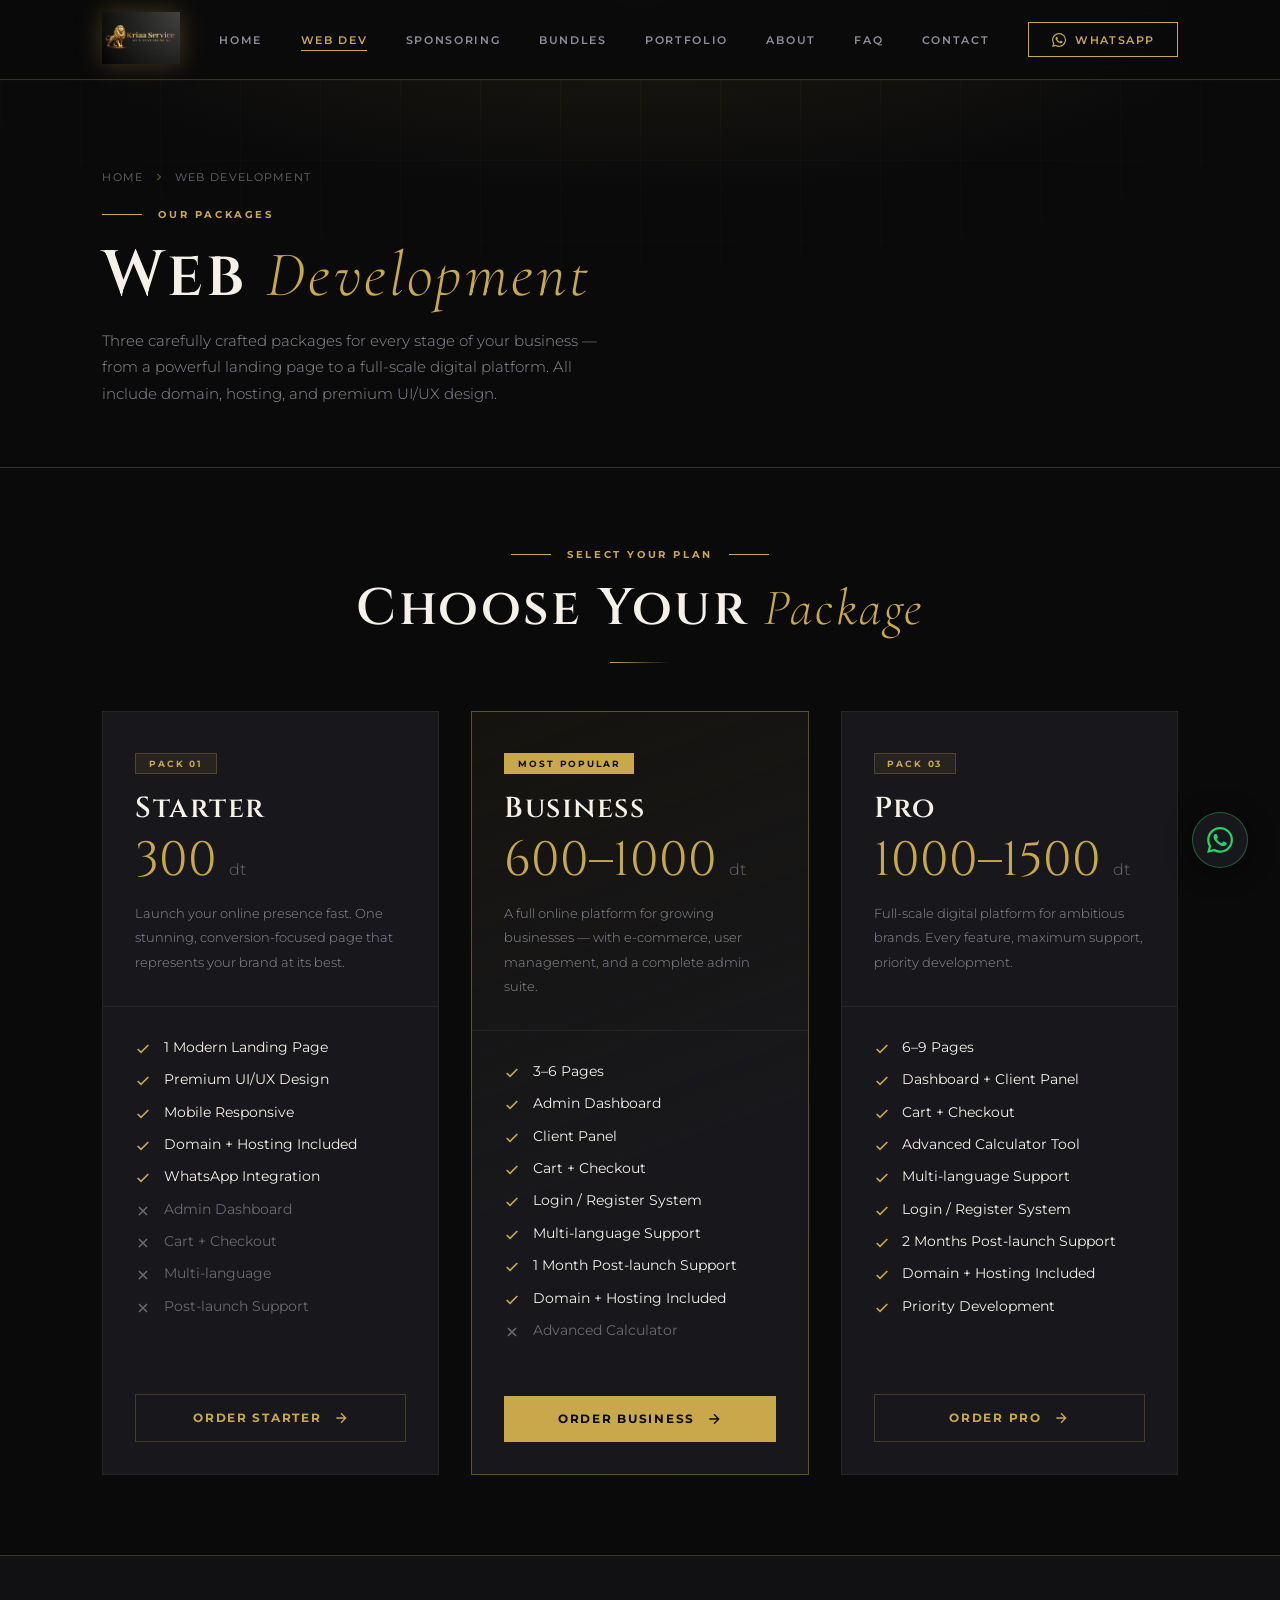
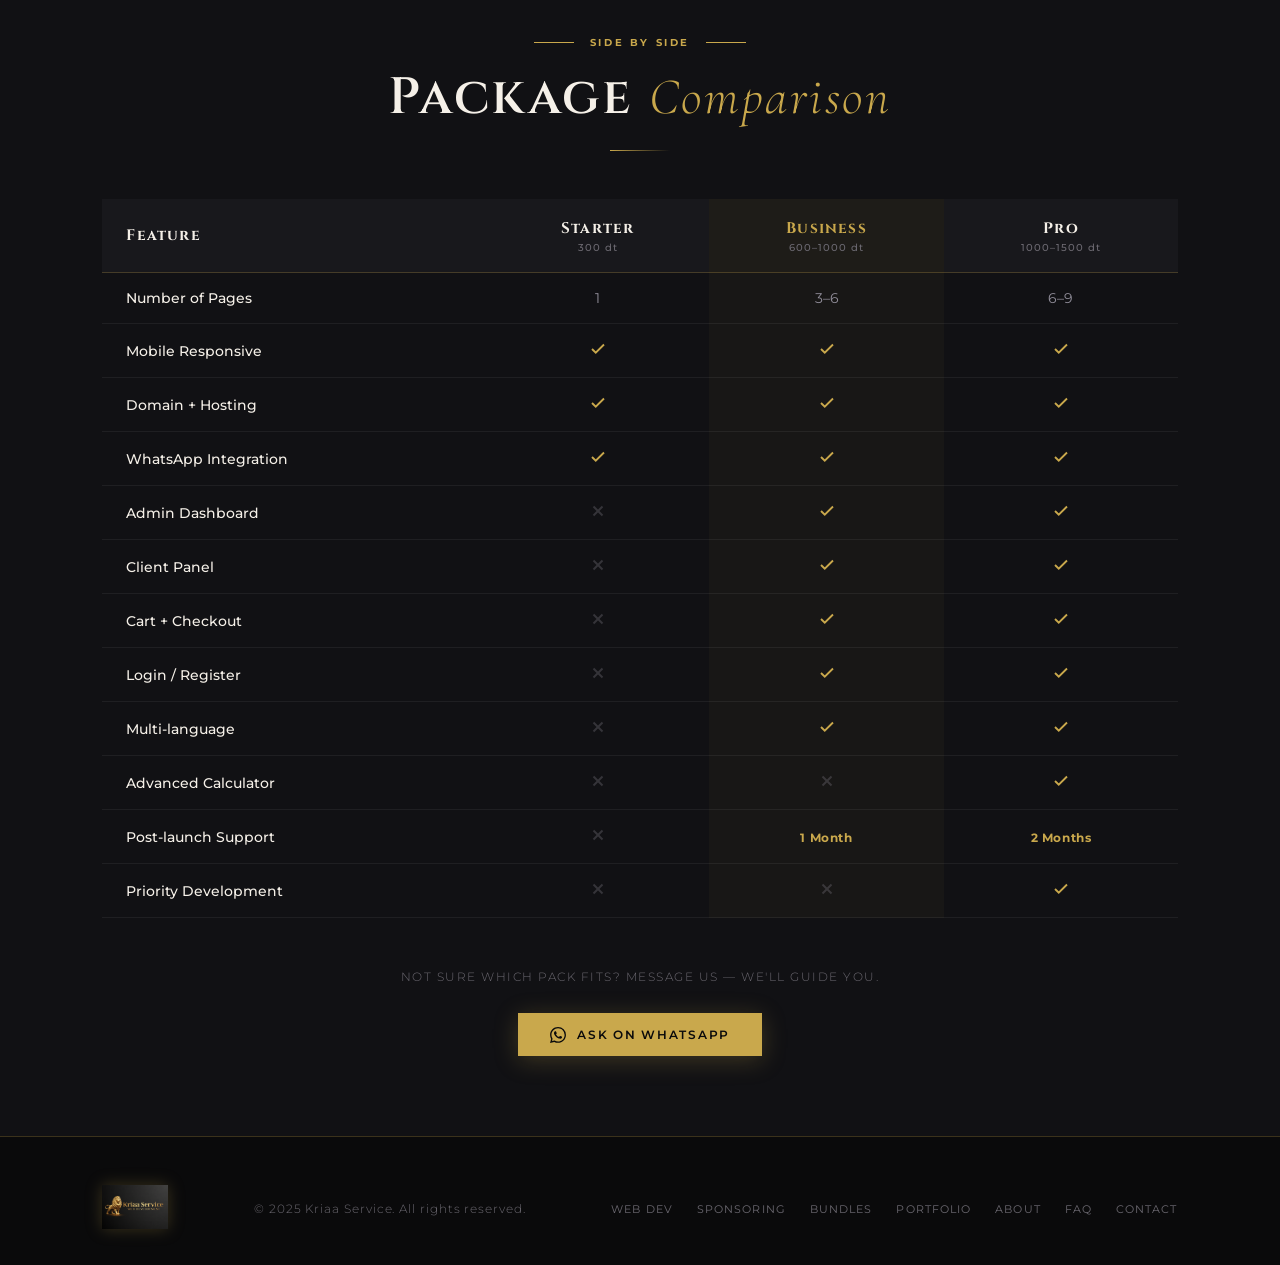
<file: web-development.html>
<!DOCTYPE html>
<html lang="en">
<head>
  <meta charset="UTF-8"/>
  <meta name="viewport" content="width=device-width, initial-scale=1.0"/>
  <title>Web Development — Kriaa Service</title>
  <link rel="stylesheet" href="style.css"/>
  <style>
    /* PAGE HERO */
    .page-hero {
      min-height: 52vh; display: flex; align-items: flex-end;
      padding: calc(var(--nav-h) + 60px) var(--section-px) 60px;
      position: relative; overflow: hidden;
      border-bottom: 1px solid var(--gold-border);
    }
    .page-hero-bg {
      position: absolute; inset: 0;
      background: radial-gradient(ellipse 70% 60% at 50% 0%, rgba(201,168,76,0.10) 0%, transparent 70%);
    }
    .page-hero-grid {
      position: absolute; inset: 0;
      background-image: linear-gradient(rgba(201,168,76,0.035) 1px, transparent 1px), linear-gradient(90deg, rgba(201,168,76,0.035) 1px, transparent 1px);
      background-size: 80px 80px;
      mask-image: radial-gradient(ellipse 80% 80% at 50% 0%, black 30%, transparent 100%);
    }
    .page-hero-inner { position: relative; z-index: 1; max-width: var(--max-w); margin: 0 auto; width: 100%; }
    .page-hero-inner h1 { font-family: var(--font-display); font-size: clamp(2.5rem,5vw,4.2rem); color: var(--white); margin-bottom: 1rem; }
    .page-hero-inner h1 em { font-family: var(--font-serif); font-style: italic; color: var(--gold); font-weight: 300; }
    .page-hero-inner p { max-width: 520px; color: var(--muted2); line-height: 1.8; }
    .breadcrumb { display: flex; align-items: center; gap: 0.6rem; margin-bottom: 1.5rem; }
    .breadcrumb a, .breadcrumb span { font-size: 0.68rem; color: var(--muted); text-decoration: none; letter-spacing: 0.12em; text-transform: uppercase; }
    .breadcrumb a:hover { color: var(--gold); }
    .breadcrumb svg { width: 12px; height: 12px; color: var(--gold-dk); }

    /* PACKAGES */
    .packages-section { padding: 80px var(--section-px); background: var(--black); }
    .packages-inner { max-width: var(--max-w); margin: 0 auto; }
    .packages-grid { display: grid; grid-template-columns: repeat(3,1fr); gap: 2rem; margin-top: 3rem; }

    .pack-card {
      background: var(--black3); border: 1px solid var(--border);
      position: relative; overflow: hidden;
      transition: transform 0.4s, box-shadow 0.4s, border-color 0.4s;
      display: flex; flex-direction: column;
    }
    .pack-card:hover { transform: translateY(-8px); box-shadow: 0 32px 80px rgba(0,0,0,0.6); border-color: var(--gold-border); }
    .pack-card.featured { border-color: rgba(201,168,76,0.4); background: linear-gradient(160deg, rgba(201,168,76,0.06), var(--black3) 60%); }
    .pack-card.featured:hover { box-shadow: 0 32px 80px rgba(201,168,76,0.15); }

    .pack-card-top { padding: 2.5rem 2rem 2rem; border-bottom: 1px solid var(--border); }
    .pack-badge {
      display: inline-block; padding: 0.25rem 0.8rem;
      background: var(--gold-faint); border: 1px solid var(--gold-border);
      font-size: 0.58rem; font-weight: 700; letter-spacing: 0.2em;
      text-transform: uppercase; color: var(--gold); margin-bottom: 1.2rem;
    }
    .pack-badge.pop { background: var(--gold); color: var(--black); border-color: var(--gold); }
    .pack-card-name { font-family: var(--font-display); font-size: 1.8rem; letter-spacing: 0.05em; color: var(--white); margin-bottom: 0.8rem; }
    .pack-card-price { font-family: var(--font-display); font-size: 3rem; color: var(--gold); line-height: 1; }
    .pack-card-price small { font-size: 1rem; color: var(--muted); font-family: var(--font-sans); font-weight: 300; }
    .pack-card-desc { font-size: 0.84rem; color: var(--muted2); line-height: 1.8; margin-top: 1rem; }

    .pack-card-features { padding: 2rem; flex: 1; }
    .pack-card-features ul { list-style: none; display: flex; flex-direction: column; gap: 0.9rem; }
    .pack-card-features li { display: flex; align-items: flex-start; gap: 0.8rem; font-size: 0.85rem; color: var(--white); }
    .pack-card-features li svg { width: 16px; height: 16px; flex-shrink: 0; margin-top: 2px; }
    .feat-yes { color: var(--gold); }
    .feat-no { color: var(--muted); }
    .pack-card-features li.no { color: var(--muted); }

    .pack-card-footer { padding: 1.5rem 2rem 2rem; }
    .btn-pack {
      display: flex; align-items: center; justify-content: center; gap: 0.7rem;
      width: 100%; padding: 0.95rem;
      font-family: var(--font-sans); font-size: 0.72rem; font-weight: 700;
      letter-spacing: 0.15em; text-transform: uppercase; text-decoration: none;
      transition: all 0.3s;
    }
    .btn-pack svg { width: 16px; height: 16px; }
    .btn-pack-outline { background: transparent; color: var(--gold); border: 1px solid var(--gold-border); }
    .btn-pack-outline:hover { background: var(--gold-faint); border-color: var(--gold); }
    .btn-pack-fill { background: var(--gold); color: var(--black); }
    .btn-pack-fill:hover { background: var(--gold-lt); box-shadow: 0 8px 32px rgba(201,168,76,0.4); }

    /* COMPARISON TABLE */
    .compare-section { padding: 80px var(--section-px); background: var(--black2); border-top: 1px solid var(--gold-border); }
    .compare-inner { max-width: var(--max-w); margin: 0 auto; }
    .table-scroll { overflow-x: auto; margin-top: 3rem; }
    table { width: 100%; border-collapse: collapse; min-width: 600px; }
    thead th {
      padding: 1.2rem 1.5rem; text-align: center;
      font-family: var(--font-display); font-size: 0.95rem; letter-spacing: 0.08em;
      color: var(--white); background: var(--black3);
      border-bottom: 1px solid var(--gold-border);
    }
    thead th:first-child { text-align: left; }
    thead th.th-feat { color: var(--gold); background: rgba(201,168,76,0.07); }
    .th-tier { font-family: var(--font-sans); font-size: 0.6rem; font-weight: 500; color: var(--muted); letter-spacing: 0.1em; display: block; margin-top: 0.2rem; }
    tbody tr { border-bottom: 1px solid var(--border); transition: background 0.2s; }
    tbody tr:hover { background: rgba(255,255,255,0.02); }
    tbody td { padding: 1rem 1.5rem; text-align: center; color: var(--muted2); font-size: 0.85rem; }
    tbody td:first-child { text-align: left; color: var(--white); font-weight: 500; font-size: 0.88rem; }
    .td-feat { background: rgba(201,168,76,0.04); }
    .chk { display: inline-flex; align-items: center; justify-content: center; }
    .chk svg { width: 18px; height: 18px; }
    .chk-yes svg { color: var(--gold); }
    .chk-no svg { color: var(--muted); opacity: 0.4; }
    .chk-partial { font-size: 0.75rem; color: var(--gold); font-weight: 700; letter-spacing: 0.05em; }

    @media (max-width:900px) { .packages-grid { grid-template-columns: 1fr; } }
  </style>
</head>
<body>

<nav id="nav">
  <a class="nav-logo" href="index.html"><img src="logo.png" alt="Kriaa Service"/></a>
  <ul class="nav-links" id="navLinks">
    <li><a href="index.html">Home</a></li>
    <li><a href="web-development.html">Web Dev</a></li>
    <li><a href="sponsoring.html">Sponsoring</a></li>
    <li><a href="bundles.html">Bundles</a></li>
    <li><a href="portfolio.html">Portfolio</a></li>
    <li><a href="about.html">About</a></li>
    <li><a href="faq.html">FAQ</a></li>
    <li><a href="contact.html">Contact</a></li>
  </ul>
  <a class="nav-cta" href="https://wa.me/96672771" target="_blank">
    <svg viewBox="0 0 24 24" fill="currentColor"><path d="M17.472 14.382c-.297-.149-1.758-.867-2.03-.967-.273-.099-.471-.148-.67.15-.197.297-.767.966-.94 1.164-.173.199-.347.223-.644.075-.297-.15-1.255-.463-2.39-1.475-.883-.788-1.48-1.761-1.653-2.059-.173-.297-.018-.458.13-.606.134-.133.298-.347.446-.52.149-.174.198-.298.298-.497.099-.198.05-.371-.025-.52-.075-.149-.669-1.612-.916-2.207-.242-.579-.487-.5-.669-.51-.173-.008-.371-.01-.57-.01-.198 0-.52.074-.792.372-.272.297-1.04 1.016-1.04 2.479 0 1.462 1.065 2.875 1.213 3.074.149.198 2.096 3.2 5.077 4.487.709.306 1.262.489 1.694.625.712.227 1.36.195 1.871.118.571-.085 1.758-.719 2.006-1.413.248-.694.248-1.289.173-1.413-.074-.124-.272-.198-.57-.347m-5.421 7.403h-.004a9.87 9.87 0 01-5.031-1.378l-.361-.214-3.741.982.998-3.648-.235-.374a9.86 9.86 0 01-1.51-5.26c.001-5.45 4.436-9.884 9.888-9.884 2.64 0 5.122 1.03 6.988 2.898a9.825 9.825 0 012.893 6.994c-.003 5.45-4.437 9.884-9.885 9.884m8.413-18.297A11.815 11.815 0 0012.05 0C5.495 0 .16 5.335.157 11.892c0 2.096.547 4.142 1.588 5.945L.057 24l6.305-1.654a11.882 11.882 0 005.683 1.448h.005c6.554 0 11.89-5.335 11.893-11.893a11.821 11.821 0 00-3.48-8.413z"/></svg>
    WhatsApp
  </a>
  <div class="burger" id="burger"><span></span><span></span><span></span></div>
</nav>

<!-- PAGE HERO -->
<div class="page-hero">
  <div class="page-hero-bg"></div>
  <div class="page-hero-grid"></div>
  <div class="page-hero-inner reveal">
    <div class="breadcrumb">
      <a href="index.html">Home</a>
      <svg viewBox="0 0 24 24" fill="none" stroke="currentColor" stroke-width="2"><path d="M9 18l6-6-6-6"/></svg>
      <span>Web Development</span>
    </div>
    <div class="section-eyebrow"><div class="eyebrow-line"></div><span class="eyebrow-text">Our Packages</span></div>
    <h1>Web <em>Development</em></h1>
    <p>Three carefully crafted packages for every stage of your business — from a powerful landing page to a full-scale digital platform. All include domain, hosting, and premium UI/UX design.</p>
  </div>
</div>

<!-- PACKAGES -->
<section class="packages-section">
  <div class="packages-inner">
    <div class="reveal" style="text-align:center;">
      <div class="section-eyebrow" style="justify-content:center;"><div class="eyebrow-line"></div><span class="eyebrow-text">Select Your Plan</span><div class="eyebrow-line" style="transform:rotate(180deg)"></div></div>
      <h2 class="section-title">Choose Your <em>Package</em></h2>
      <div class="section-divider center"></div>
    </div>
    <div class="packages-grid">

      <!-- STARTER -->
      <div class="pack-card reveal" id="starter" data-delay="0">
        <div class="pack-card-top">
          <div class="pack-badge">Pack 01</div>
          <h3 class="pack-card-name">Starter</h3>
          <div class="pack-card-price">300 <small>dt</small></div>
          <p class="pack-card-desc">Launch your online presence fast. One stunning, conversion-focused page that represents your brand at its best.</p>
        </div>
        <div class="pack-card-features">
          <ul>
            <li><svg class="feat-yes" viewBox="0 0 24 24" fill="none" stroke="currentColor" stroke-width="2.5"><polyline points="20 6 9 17 4 12"/></svg> 1 Modern Landing Page</li>
            <li><svg class="feat-yes" viewBox="0 0 24 24" fill="none" stroke="currentColor" stroke-width="2.5"><polyline points="20 6 9 17 4 12"/></svg> Premium UI/UX Design</li>
            <li><svg class="feat-yes" viewBox="0 0 24 24" fill="none" stroke="currentColor" stroke-width="2.5"><polyline points="20 6 9 17 4 12"/></svg> Mobile Responsive</li>
            <li><svg class="feat-yes" viewBox="0 0 24 24" fill="none" stroke="currentColor" stroke-width="2.5"><polyline points="20 6 9 17 4 12"/></svg> Domain + Hosting Included</li>
            <li><svg class="feat-yes" viewBox="0 0 24 24" fill="none" stroke="currentColor" stroke-width="2.5"><polyline points="20 6 9 17 4 12"/></svg> WhatsApp Integration</li>
            <li class="no"><svg class="feat-no" viewBox="0 0 24 24" fill="none" stroke="currentColor" stroke-width="2.5"><line x1="18" y1="6" x2="6" y2="18"/><line x1="6" y1="6" x2="18" y2="18"/></svg> Admin Dashboard</li>
            <li class="no"><svg class="feat-no" viewBox="0 0 24 24" fill="none" stroke="currentColor" stroke-width="2.5"><line x1="18" y1="6" x2="6" y2="18"/><line x1="6" y1="6" x2="18" y2="18"/></svg> Cart + Checkout</li>
            <li class="no"><svg class="feat-no" viewBox="0 0 24 24" fill="none" stroke="currentColor" stroke-width="2.5"><line x1="18" y1="6" x2="6" y2="18"/><line x1="6" y1="6" x2="18" y2="18"/></svg> Multi-language</li>
            <li class="no"><svg class="feat-no" viewBox="0 0 24 24" fill="none" stroke="currentColor" stroke-width="2.5"><line x1="18" y1="6" x2="6" y2="18"/><line x1="6" y1="6" x2="18" y2="18"/></svg> Post-launch Support</li>
          </ul>
        </div>
        <div class="pack-card-footer">
          <a href="https://wa.me/96672771?text=Hi Kriaa Service! I'm interested in the Starter Pack (300dt)" target="_blank" class="btn-pack btn-pack-outline">
            Order Starter
            <svg viewBox="0 0 24 24" fill="none" stroke="currentColor" stroke-width="2"><path d="M5 12h14M12 5l7 7-7 7"/></svg>
          </a>
        </div>
      </div>

      <!-- BUSINESS -->
      <div class="pack-card featured reveal" id="business" data-delay="150">
        <div class="pack-card-top">
          <div class="pack-badge pop">Most Popular</div>
          <h3 class="pack-card-name">Business</h3>
          <div class="pack-card-price">600–1000 <small>dt</small></div>
          <p class="pack-card-desc">A full online platform for growing businesses — with e-commerce, user management, and a complete admin suite.</p>
        </div>
        <div class="pack-card-features">
          <ul>
            <li><svg class="feat-yes" viewBox="0 0 24 24" fill="none" stroke="currentColor" stroke-width="2.5"><polyline points="20 6 9 17 4 12"/></svg> 3–6 Pages</li>
            <li><svg class="feat-yes" viewBox="0 0 24 24" fill="none" stroke="currentColor" stroke-width="2.5"><polyline points="20 6 9 17 4 12"/></svg> Admin Dashboard</li>
            <li><svg class="feat-yes" viewBox="0 0 24 24" fill="none" stroke="currentColor" stroke-width="2.5"><polyline points="20 6 9 17 4 12"/></svg> Client Panel</li>
            <li><svg class="feat-yes" viewBox="0 0 24 24" fill="none" stroke="currentColor" stroke-width="2.5"><polyline points="20 6 9 17 4 12"/></svg> Cart + Checkout</li>
            <li><svg class="feat-yes" viewBox="0 0 24 24" fill="none" stroke="currentColor" stroke-width="2.5"><polyline points="20 6 9 17 4 12"/></svg> Login / Register System</li>
            <li><svg class="feat-yes" viewBox="0 0 24 24" fill="none" stroke="currentColor" stroke-width="2.5"><polyline points="20 6 9 17 4 12"/></svg> Multi-language Support</li>
            <li><svg class="feat-yes" viewBox="0 0 24 24" fill="none" stroke="currentColor" stroke-width="2.5"><polyline points="20 6 9 17 4 12"/></svg> 1 Month Post-launch Support</li>
            <li><svg class="feat-yes" viewBox="0 0 24 24" fill="none" stroke="currentColor" stroke-width="2.5"><polyline points="20 6 9 17 4 12"/></svg> Domain + Hosting Included</li>
            <li class="no"><svg class="feat-no" viewBox="0 0 24 24" fill="none" stroke="currentColor" stroke-width="2.5"><line x1="18" y1="6" x2="6" y2="18"/><line x1="6" y1="6" x2="18" y2="18"/></svg> Advanced Calculator</li>
          </ul>
        </div>
        <div class="pack-card-footer">
          <a href="https://wa.me/96672771?text=Hi Kriaa Service! I'm interested in the Business Pack (600-1000dt)" target="_blank" class="btn-pack btn-pack-fill">
            Order Business
            <svg viewBox="0 0 24 24" fill="none" stroke="currentColor" stroke-width="2"><path d="M5 12h14M12 5l7 7-7 7"/></svg>
          </a>
        </div>
      </div>

      <!-- PRO -->
      <div class="pack-card reveal" id="pro" data-delay="300">
        <div class="pack-card-top">
          <div class="pack-badge">Pack 03</div>
          <h3 class="pack-card-name">Pro</h3>
          <div class="pack-card-price">1000–1500 <small>dt</small></div>
          <p class="pack-card-desc">Full-scale digital platform for ambitious brands. Every feature, maximum support, priority development.</p>
        </div>
        <div class="pack-card-features">
          <ul>
            <li><svg class="feat-yes" viewBox="0 0 24 24" fill="none" stroke="currentColor" stroke-width="2.5"><polyline points="20 6 9 17 4 12"/></svg> 6–9 Pages</li>
            <li><svg class="feat-yes" viewBox="0 0 24 24" fill="none" stroke="currentColor" stroke-width="2.5"><polyline points="20 6 9 17 4 12"/></svg> Dashboard + Client Panel</li>
            <li><svg class="feat-yes" viewBox="0 0 24 24" fill="none" stroke="currentColor" stroke-width="2.5"><polyline points="20 6 9 17 4 12"/></svg> Cart + Checkout</li>
            <li><svg class="feat-yes" viewBox="0 0 24 24" fill="none" stroke="currentColor" stroke-width="2.5"><polyline points="20 6 9 17 4 12"/></svg> Advanced Calculator Tool</li>
            <li><svg class="feat-yes" viewBox="0 0 24 24" fill="none" stroke="currentColor" stroke-width="2.5"><polyline points="20 6 9 17 4 12"/></svg> Multi-language Support</li>
            <li><svg class="feat-yes" viewBox="0 0 24 24" fill="none" stroke="currentColor" stroke-width="2.5"><polyline points="20 6 9 17 4 12"/></svg> Login / Register System</li>
            <li><svg class="feat-yes" viewBox="0 0 24 24" fill="none" stroke="currentColor" stroke-width="2.5"><polyline points="20 6 9 17 4 12"/></svg> 2 Months Post-launch Support</li>
            <li><svg class="feat-yes" viewBox="0 0 24 24" fill="none" stroke="currentColor" stroke-width="2.5"><polyline points="20 6 9 17 4 12"/></svg> Domain + Hosting Included</li>
            <li><svg class="feat-yes" viewBox="0 0 24 24" fill="none" stroke="currentColor" stroke-width="2.5"><polyline points="20 6 9 17 4 12"/></svg> Priority Development</li>
          </ul>
        </div>
        <div class="pack-card-footer">
          <a href="https://wa.me/96672771?text=Hi Kriaa Service! I'm interested in the Pro Pack (1000-1500dt)" target="_blank" class="btn-pack btn-pack-outline">
            Order Pro
            <svg viewBox="0 0 24 24" fill="none" stroke="currentColor" stroke-width="2"><path d="M5 12h14M12 5l7 7-7 7"/></svg>
          </a>
        </div>
      </div>
    </div>
  </div>
</section>

<!-- COMPARISON TABLE -->
<section class="compare-section">
  <div class="compare-inner">
    <div class="reveal" style="text-align:center;">
      <div class="section-eyebrow" style="justify-content:center;"><div class="eyebrow-line"></div><span class="eyebrow-text">Side by Side</span><div class="eyebrow-line" style="transform:rotate(180deg)"></div></div>
      <h2 class="section-title">Package <em>Comparison</em></h2>
      <div class="section-divider center"></div>
    </div>
    <div class="table-scroll reveal">
      <table>
        <thead>
          <tr>
            <th>Feature</th>
            <th>Starter<span class="th-tier">300 dt</span></th>
            <th class="th-feat">Business<span class="th-tier">600–1000 dt</span></th>
            <th>Pro<span class="th-tier">1000–1500 dt</span></th>
          </tr>
        </thead>
        <tbody>
          <tr><td>Number of Pages</td><td>1</td><td class="td-feat">3–6</td><td>6–9</td></tr>
          <tr><td>Mobile Responsive</td><td><span class="chk chk-yes"><svg viewBox="0 0 24 24" fill="none" stroke="currentColor" stroke-width="2.5"><polyline points="20 6 9 17 4 12"/></svg></span></td><td class="td-feat"><span class="chk chk-yes"><svg viewBox="0 0 24 24" fill="none" stroke="currentColor" stroke-width="2.5"><polyline points="20 6 9 17 4 12"/></svg></span></td><td><span class="chk chk-yes"><svg viewBox="0 0 24 24" fill="none" stroke="currentColor" stroke-width="2.5"><polyline points="20 6 9 17 4 12"/></svg></span></td></tr>
          <tr><td>Domain + Hosting</td><td><span class="chk chk-yes"><svg viewBox="0 0 24 24" fill="none" stroke="currentColor" stroke-width="2.5"><polyline points="20 6 9 17 4 12"/></svg></span></td><td class="td-feat"><span class="chk chk-yes"><svg viewBox="0 0 24 24" fill="none" stroke="currentColor" stroke-width="2.5"><polyline points="20 6 9 17 4 12"/></svg></span></td><td><span class="chk chk-yes"><svg viewBox="0 0 24 24" fill="none" stroke="currentColor" stroke-width="2.5"><polyline points="20 6 9 17 4 12"/></svg></span></td></tr>
          <tr><td>WhatsApp Integration</td><td><span class="chk chk-yes"><svg viewBox="0 0 24 24" fill="none" stroke="currentColor" stroke-width="2.5"><polyline points="20 6 9 17 4 12"/></svg></span></td><td class="td-feat"><span class="chk chk-yes"><svg viewBox="0 0 24 24" fill="none" stroke="currentColor" stroke-width="2.5"><polyline points="20 6 9 17 4 12"/></svg></span></td><td><span class="chk chk-yes"><svg viewBox="0 0 24 24" fill="none" stroke="currentColor" stroke-width="2.5"><polyline points="20 6 9 17 4 12"/></svg></span></td></tr>
          <tr><td>Admin Dashboard</td><td><span class="chk chk-no"><svg viewBox="0 0 24 24" fill="none" stroke="currentColor" stroke-width="2.5"><line x1="18" y1="6" x2="6" y2="18"/><line x1="6" y1="6" x2="18" y2="18"/></svg></span></td><td class="td-feat"><span class="chk chk-yes"><svg viewBox="0 0 24 24" fill="none" stroke="currentColor" stroke-width="2.5"><polyline points="20 6 9 17 4 12"/></svg></span></td><td><span class="chk chk-yes"><svg viewBox="0 0 24 24" fill="none" stroke="currentColor" stroke-width="2.5"><polyline points="20 6 9 17 4 12"/></svg></span></td></tr>
          <tr><td>Client Panel</td><td><span class="chk chk-no"><svg viewBox="0 0 24 24" fill="none" stroke="currentColor" stroke-width="2.5"><line x1="18" y1="6" x2="6" y2="18"/><line x1="6" y1="6" x2="18" y2="18"/></svg></span></td><td class="td-feat"><span class="chk chk-yes"><svg viewBox="0 0 24 24" fill="none" stroke="currentColor" stroke-width="2.5"><polyline points="20 6 9 17 4 12"/></svg></span></td><td><span class="chk chk-yes"><svg viewBox="0 0 24 24" fill="none" stroke="currentColor" stroke-width="2.5"><polyline points="20 6 9 17 4 12"/></svg></span></td></tr>
          <tr><td>Cart + Checkout</td><td><span class="chk chk-no"><svg viewBox="0 0 24 24" fill="none" stroke="currentColor" stroke-width="2.5"><line x1="18" y1="6" x2="6" y2="18"/><line x1="6" y1="6" x2="18" y2="18"/></svg></span></td><td class="td-feat"><span class="chk chk-yes"><svg viewBox="0 0 24 24" fill="none" stroke="currentColor" stroke-width="2.5"><polyline points="20 6 9 17 4 12"/></svg></span></td><td><span class="chk chk-yes"><svg viewBox="0 0 24 24" fill="none" stroke="currentColor" stroke-width="2.5"><polyline points="20 6 9 17 4 12"/></svg></span></td></tr>
          <tr><td>Login / Register</td><td><span class="chk chk-no"><svg viewBox="0 0 24 24" fill="none" stroke="currentColor" stroke-width="2.5"><line x1="18" y1="6" x2="6" y2="18"/><line x1="6" y1="6" x2="18" y2="18"/></svg></span></td><td class="td-feat"><span class="chk chk-yes"><svg viewBox="0 0 24 24" fill="none" stroke="currentColor" stroke-width="2.5"><polyline points="20 6 9 17 4 12"/></svg></span></td><td><span class="chk chk-yes"><svg viewBox="0 0 24 24" fill="none" stroke="currentColor" stroke-width="2.5"><polyline points="20 6 9 17 4 12"/></svg></span></td></tr>
          <tr><td>Multi-language</td><td><span class="chk chk-no"><svg viewBox="0 0 24 24" fill="none" stroke="currentColor" stroke-width="2.5"><line x1="18" y1="6" x2="6" y2="18"/><line x1="6" y1="6" x2="18" y2="18"/></svg></span></td><td class="td-feat"><span class="chk chk-yes"><svg viewBox="0 0 24 24" fill="none" stroke="currentColor" stroke-width="2.5"><polyline points="20 6 9 17 4 12"/></svg></span></td><td><span class="chk chk-yes"><svg viewBox="0 0 24 24" fill="none" stroke="currentColor" stroke-width="2.5"><polyline points="20 6 9 17 4 12"/></svg></span></td></tr>
          <tr><td>Advanced Calculator</td><td><span class="chk chk-no"><svg viewBox="0 0 24 24" fill="none" stroke="currentColor" stroke-width="2.5"><line x1="18" y1="6" x2="6" y2="18"/><line x1="6" y1="6" x2="18" y2="18"/></svg></span></td><td class="td-feat"><span class="chk chk-no"><svg viewBox="0 0 24 24" fill="none" stroke="currentColor" stroke-width="2.5"><line x1="18" y1="6" x2="6" y2="18"/><line x1="6" y1="6" x2="18" y2="18"/></svg></span></td><td><span class="chk chk-yes"><svg viewBox="0 0 24 24" fill="none" stroke="currentColor" stroke-width="2.5"><polyline points="20 6 9 17 4 12"/></svg></span></td></tr>
          <tr><td>Post-launch Support</td><td><span class="chk chk-no"><svg viewBox="0 0 24 24" fill="none" stroke="currentColor" stroke-width="2.5"><line x1="18" y1="6" x2="6" y2="18"/><line x1="6" y1="6" x2="18" y2="18"/></svg></span></td><td class="td-feat"><span class="chk-partial">1 Month</span></td><td><span class="chk-partial">2 Months</span></td></tr>
          <tr><td>Priority Development</td><td><span class="chk chk-no"><svg viewBox="0 0 24 24" fill="none" stroke="currentColor" stroke-width="2.5"><line x1="18" y1="6" x2="6" y2="18"/><line x1="6" y1="6" x2="18" y2="18"/></svg></span></td><td class="td-feat"><span class="chk chk-no"><svg viewBox="0 0 24 24" fill="none" stroke="currentColor" stroke-width="2.5"><line x1="18" y1="6" x2="6" y2="18"/><line x1="6" y1="6" x2="18" y2="18"/></svg></span></td><td><span class="chk chk-yes"><svg viewBox="0 0 24 24" fill="none" stroke="currentColor" stroke-width="2.5"><polyline points="20 6 9 17 4 12"/></svg></span></td></tr>
        </tbody>
      </table>
    </div>
    <div style="text-align:center;margin-top:3rem;" class="reveal">
      <p style="color:var(--muted);font-size:0.78rem;letter-spacing:0.12em;text-transform:uppercase;margin-bottom:1.5rem;">Not sure which pack fits? Message us — we'll guide you.</p>
      <a href="https://wa.me/96672771?text=Hi Kriaa Service! I need help choosing the right web package." target="_blank" class="btn btn-gold">
        <svg viewBox="0 0 24 24" fill="currentColor" style="width:16px;height:16px;"><path d="M17.472 14.382c-.297-.149-1.758-.867-2.03-.967-.273-.099-.471-.148-.67.15-.197.297-.767.966-.94 1.164-.173.199-.347.223-.644.075-.297-.15-1.255-.463-2.39-1.475-.883-.788-1.48-1.761-1.653-2.059-.173-.297-.018-.458.13-.606.134-.133.298-.347.446-.52.149-.174.198-.298.298-.497.099-.198.05-.371-.025-.52-.075-.149-.669-1.612-.916-2.207-.242-.579-.487-.5-.669-.51-.173-.008-.371-.01-.57-.01-.198 0-.52.074-.792.372-.272.297-1.04 1.016-1.04 2.479 0 1.462 1.065 2.875 1.213 3.074.149.198 2.096 3.2 5.077 4.487.709.306 1.262.489 1.694.625.712.227 1.36.195 1.871.118.571-.085 1.758-.719 2.006-1.413.248-.694.248-1.289.173-1.413-.074-.124-.272-.198-.57-.347m-5.421 7.403h-.004a9.87 9.87 0 01-5.031-1.378l-.361-.214-3.741.982.998-3.648-.235-.374a9.86 9.86 0 01-1.51-5.26c.001-5.45 4.436-9.884 9.888-9.884 2.64 0 5.122 1.03 6.988 2.898a9.825 9.825 0 012.893 6.994c-.003 5.45-4.437 9.884-9.885 9.884m8.413-18.297A11.815 11.815 0 0012.05 0C5.495 0 .16 5.335.157 11.892c0 2.096.547 4.142 1.588 5.945L.057 24l6.305-1.654a11.882 11.882 0 005.683 1.448h.005c6.554 0 11.89-5.335 11.893-11.893a11.821 11.821 0 00-3.48-8.413z"/></svg>
        Ask on WhatsApp
      </a>
    </div>
  </div>
</section>

<footer id="footer">
  <div class="footer-inner">
    <a class="footer-logo" href="index.html"><img src="logo.png" alt="Kriaa Service"/></a>
    <p class="footer-copy">© 2025 Kriaa Service. All rights reserved.</p>
    <div class="footer-links">
      <a href="web-development.html">Web Dev</a><a href="sponsoring.html">Sponsoring</a>
      <a href="bundles.html">Bundles</a><a href="portfolio.html">Portfolio</a>
      <a href="about.html">About</a><a href="faq.html">FAQ</a><a href="contact.html">Contact</a>
    </div>
  </div>
</footer>

<a class="wa-float" href="https://wa.me/96672771" target="_blank">
  <svg viewBox="0 0 24 24" fill="#25D366"><path d="M17.472 14.382c-.297-.149-1.758-.867-2.03-.967-.273-.099-.471-.148-.67.15-.197.297-.767.966-.94 1.164-.173.199-.347.223-.644.075-.297-.15-1.255-.463-2.39-1.475-.883-.788-1.48-1.761-1.653-2.059-.173-.297-.018-.458.13-.606.134-.133.298-.347.446-.52.149-.174.198-.298.298-.497.099-.198.05-.371-.025-.52-.075-.149-.669-1.612-.916-2.207-.242-.579-.487-.5-.669-.51-.173-.008-.371-.01-.57-.01-.198 0-.52.074-.792.372-.272.297-1.04 1.016-1.04 2.479 0 1.462 1.065 2.875 1.213 3.074.149.198 2.096 3.2 5.077 4.487.709.306 1.262.489 1.694.625.712.227 1.36.195 1.871.118.571-.085 1.758-.719 2.006-1.413.248-.694.248-1.289.173-1.413-.074-.124-.272-.198-.57-.347m-5.421 7.403h-.004a9.87 9.87 0 01-5.031-1.378l-.361-.214-3.741.982.998-3.648-.235-.374a9.86 9.86 0 01-1.51-5.26c.001-5.45 4.436-9.884 9.888-9.884 2.64 0 5.122 1.03 6.988 2.898a9.825 9.825 0 012.893 6.994c-.003 5.45-4.437 9.884-9.885 9.884m8.413-18.297A11.815 11.815 0 0012.05 0C5.495 0 .16 5.335.157 11.892c0 2.096.547 4.142 1.588 5.945L.057 24l6.305-1.654a11.882 11.882 0 005.683 1.448h.005c6.554 0 11.89-5.335 11.893-11.893a11.821 11.821 0 00-3.48-8.413z"/></svg>
</a>
<script src="main.js"></script>
</body>
</html>
</file>
<file: style.css>
/* ══════════════════════════════════════════════
   KRIAA SERVICE — Global Stylesheet
   Theme: Black × Gold × Luxury
══════════════════════════════════════════════ */

@import url('https://fonts.googleapis.com/css2?family=Cormorant+Garamond:ital,wght@0,300;0,400;0,600;0,700;1,300;1,400&family=Montserrat:wght@300;400;500;600;700;800&family=Cinzel:wght@400;600;700&display=swap');

*, *::before, *::after { margin: 0; padding: 0; box-sizing: border-box; }

:root {
  --black:    #0A0A0B;
  --black2:   #111114;
  --black3:   #18181C;
  --black4:   #1E1E23;
  --gold:     #C9A84C;
  --gold-lt:  #E4C06E;
  --gold-dk:  #9A7A2E;
  --gold-faint: rgba(201,168,76,0.08);
  --gold-border: rgba(201,168,76,0.25);
  --white:    #F5F0E8;
  --muted:    #6B6870;
  --muted2:   #908D99;
  --border:   rgba(255,255,255,0.06);

  --font-display: 'Cinzel', serif;
  --font-serif:   'Cormorant Garamond', serif;
  --font-sans:    'Montserrat', sans-serif;

  --nav-h: 80px;
  --section-px: 8%;
  --max-w: 1200px;
}

html { scroll-behavior: smooth; font-size: 16px; }
body {
  background: var(--black);
  color: var(--white);
  font-family: var(--font-sans);
  overflow-x: hidden;
  -webkit-font-smoothing: antialiased;
}

::-webkit-scrollbar { width: 3px; }
::-webkit-scrollbar-track { background: var(--black); }
::-webkit-scrollbar-thumb { background: var(--gold-dk); }

::selection { background: rgba(201,168,76,0.3); color: var(--white); }

/* ── TYPOGRAPHY ── */
h1,h2,h3,h4 { font-family: var(--font-display); font-weight: 600; letter-spacing: 0.05em; line-height: 1.1; }
p { font-family: var(--font-sans); font-weight: 300; line-height: 1.8; color: var(--muted2); font-size: 0.92rem; }

.gold { color: var(--gold); }
.italic { font-family: var(--font-serif); font-style: italic; }

/* ── NAV ── */
#nav {
  position: fixed; top: 0; left: 0; right: 0; z-index: 1000;
  height: var(--nav-h);
  display: flex; align-items: center; justify-content: space-between;
  padding: 0 var(--section-px);
  background: rgba(10,10,11,0.92);
  backdrop-filter: blur(20px);
  border-bottom: 1px solid var(--gold-border);
  transition: all 0.4s;
}
#nav.scrolled { height: 64px; background: rgba(10,10,11,0.98); }

.nav-logo img {
  height: 52px; width: auto;
  filter: drop-shadow(0 0 12px rgba(201,168,76,0.3));
  transition: filter 0.3s;
}
.nav-logo img:hover { filter: drop-shadow(0 0 20px rgba(201,168,76,0.6)); }

.nav-links { display: flex; align-items: center; gap: 0; list-style: none; }
.nav-links a {
  display: block; padding: 0 1.2rem;
  font-family: var(--font-sans); font-size: 0.7rem; font-weight: 600;
  letter-spacing: 0.15em; text-transform: uppercase;
  color: var(--muted2); text-decoration: none;
  transition: color 0.3s; position: relative;
}
.nav-links a::after {
  content: ''; position: absolute; bottom: -4px; left: 1.2rem; right: 1.2rem;
  height: 1px; background: var(--gold); transform: scaleX(0);
  transition: transform 0.3s; transform-origin: left;
}
.nav-links a:hover, .nav-links a.active { color: var(--gold); }
.nav-links a:hover::after, .nav-links a.active::after { transform: scaleX(1); }

.nav-cta {
  display: flex; align-items: center; gap: 0.6rem;
  padding: 0.6rem 1.4rem;
  background: transparent; border: 1px solid var(--gold);
  font-family: var(--font-sans); font-size: 0.7rem; font-weight: 600;
  letter-spacing: 0.12em; text-transform: uppercase;
  color: var(--gold); text-decoration: none;
  transition: background 0.3s, color 0.3s, box-shadow 0.3s;
}
.nav-cta:hover { background: var(--gold); color: var(--black); box-shadow: 0 0 24px rgba(201,168,76,0.4); }
.nav-cta svg { width: 14px; height: 14px; }

.burger { display: none; cursor: pointer; flex-direction: column; gap: 5px; padding: 4px; }
.burger span { width: 22px; height: 1.5px; background: var(--gold); transition: 0.3s; display: block; }

/* ── SECTION WRAPPERS ── */
.page-section {
  min-height: 100vh;
  padding: calc(var(--nav-h) + 60px) var(--section-px) 80px;
  max-width: 100%;
}
.page-section.dark { background: var(--black); }
.page-section.dark2 { background: var(--black2); }
.page-section.dark3 { background: var(--black3); }

.inner { max-width: var(--max-w); margin: 0 auto; }

/* ── SECTION HEADER ── */
.section-eyebrow {
  display: flex; align-items: center; gap: 1rem; margin-bottom: 1.2rem;
}
.eyebrow-line { width: 40px; height: 1px; background: var(--gold); }
.eyebrow-text {
  font-family: var(--font-sans); font-size: 0.65rem; font-weight: 700;
  letter-spacing: 0.25em; text-transform: uppercase; color: var(--gold);
}
.section-title {
  font-family: var(--font-display); font-size: clamp(2rem, 4vw, 3.2rem);
  font-weight: 600; letter-spacing: 0.05em; line-height: 1.1;
  color: var(--white); margin-bottom: 1.2rem;
}
.section-title em { font-family: var(--font-serif); font-style: italic; color: var(--gold); font-weight: 300; }
.section-sub { font-size: 0.92rem; color: var(--muted2); max-width: 520px; line-height: 1.8; }

.section-divider {
  width: 60px; height: 1px;
  background: linear-gradient(90deg, var(--gold), transparent);
  margin: 1.5rem 0 2.5rem;
}
.section-divider.center { margin: 1.5rem auto 2.5rem; }

/* ── BUTTONS ── */
.btn {
  display: inline-flex; align-items: center; gap: 0.7rem;
  padding: 0.85rem 2rem;
  font-family: var(--font-sans); font-size: 0.72rem; font-weight: 600;
  letter-spacing: 0.15em; text-transform: uppercase;
  text-decoration: none; cursor: pointer; border: none;
  transition: all 0.35s;
}
.btn svg { width: 16px; height: 16px; transition: transform 0.3s; }
.btn:hover svg { transform: translateX(3px); }

.btn-gold {
  background: var(--gold); color: var(--black);
  box-shadow: 0 4px 24px rgba(201,168,76,0.25);
}
.btn-gold:hover { background: var(--gold-lt); box-shadow: 0 8px 40px rgba(201,168,76,0.45); transform: translateY(-2px); }

.btn-outline-gold {
  background: transparent; color: var(--gold);
  border: 1px solid var(--gold-border);
}
.btn-outline-gold:hover { border-color: var(--gold); background: var(--gold-faint); box-shadow: 0 0 24px rgba(201,168,76,0.15); }

.btn-ghost { background: transparent; color: var(--muted2); border: 1px solid var(--border); }
.btn-ghost:hover { border-color: var(--gold-border); color: var(--gold); }

/* ── CARDS ── */
.card {
  background: var(--black3); border: 1px solid var(--border);
  padding: 2.5rem 2rem; position: relative; overflow: hidden;
  transition: border-color 0.4s, transform 0.4s, box-shadow 0.4s;
}
.card::before {
  content: ''; position: absolute; top: 0; left: 0; right: 0; height: 2px;
  background: linear-gradient(90deg, transparent, var(--gold), transparent);
  opacity: 0; transition: opacity 0.4s;
}
.card:hover { border-color: var(--gold-border); transform: translateY(-4px); box-shadow: 0 20px 60px rgba(0,0,0,0.5); }
.card:hover::before { opacity: 1; }

/* ── GOLD SEPARATOR ── */
.ornament {
  display: flex; align-items: center; justify-content: center; gap: 1rem;
  margin: 3rem 0;
}
.ornament-line { flex: 1; max-width: 200px; height: 1px; background: linear-gradient(90deg, transparent, var(--gold-border)); }
.ornament-line.rev { background: linear-gradient(90deg, var(--gold-border), transparent); }
.ornament svg { width: 20px; height: 20px; color: var(--gold); opacity: 0.6; }

/* ── REVEAL ANIMATIONS ── */
.reveal { opacity: 0; transform: translateY(30px); transition: opacity 0.8s ease, transform 0.8s ease; }
.reveal.up { opacity: 1; transform: translateY(0); }
.reveal-left { opacity: 0; transform: translateX(-40px); transition: opacity 0.8s ease, transform 0.8s ease; }
.reveal-left.up { opacity: 1; transform: translateX(0); }
.reveal-right { opacity: 0; transform: translateX(40px); transition: opacity 0.8s ease, transform 0.8s ease; }
.reveal-right.up { opacity: 1; transform: translateX(0); }

/* ── GOLD GLOW BG ── */
.glow-orb {
  position: absolute; border-radius: 50%; pointer-events: none;
  background: radial-gradient(circle, rgba(201,168,76,0.12) 0%, transparent 70%);
}

/* ── FOOTER ── */
#footer {
  background: var(--black); border-top: 1px solid var(--gold-border);
  padding: 3rem var(--section-px) 2rem;
}
.footer-inner {
  max-width: var(--max-w); margin: 0 auto;
  display: flex; align-items: center; justify-content: space-between; flex-wrap: wrap; gap: 1.5rem;
}
.footer-logo img { height: 44px; filter: drop-shadow(0 0 8px rgba(201,168,76,0.25)); }
.footer-copy { font-size: 0.72rem; color: var(--muted); letter-spacing: 0.08em; }
.footer-links { display: flex; gap: 1.5rem; flex-wrap: wrap; }
.footer-links a { font-size: 0.68rem; color: var(--muted); text-decoration: none; letter-spacing: 0.1em; text-transform: uppercase; transition: color 0.3s; }
.footer-links a:hover { color: var(--gold); }

/* ── WA FLOAT ── */
.wa-float {
  position: fixed; bottom: 32px; right: 32px; z-index: 999;
  width: 56px; height: 56px;
  background: #18181C; border: 1px solid rgba(37,211,102,0.4);
  border-radius: 50%;
  display: flex; align-items: center; justify-content: center;
  text-decoration: none;
  box-shadow: 0 4px 24px rgba(0,0,0,0.5);
  transition: transform 0.3s, box-shadow 0.3s, border-color 0.3s;
}
.wa-float:hover { transform: scale(1.1); box-shadow: 0 8px 32px rgba(37,211,102,0.3); border-color: rgba(37,211,102,0.8); }
.wa-float svg { width: 26px; height: 26px; }

/* ── MOBILE ── */
@media (max-width: 900px) {
  :root { --section-px: 5%; }
  .nav-links { display: none; }
  .nav-links.open {
    display: flex; flex-direction: column; gap: 0;
    position: fixed; top: var(--nav-h); left: 0; right: 0;
    background: var(--black2); border-bottom: 1px solid var(--gold-border);
    padding: 1rem 0; z-index: 999;
  }
  .nav-links a { padding: 1rem 2rem; }
  .burger { display: flex; }
  .nav-cta { display: none; }
}
</file>
